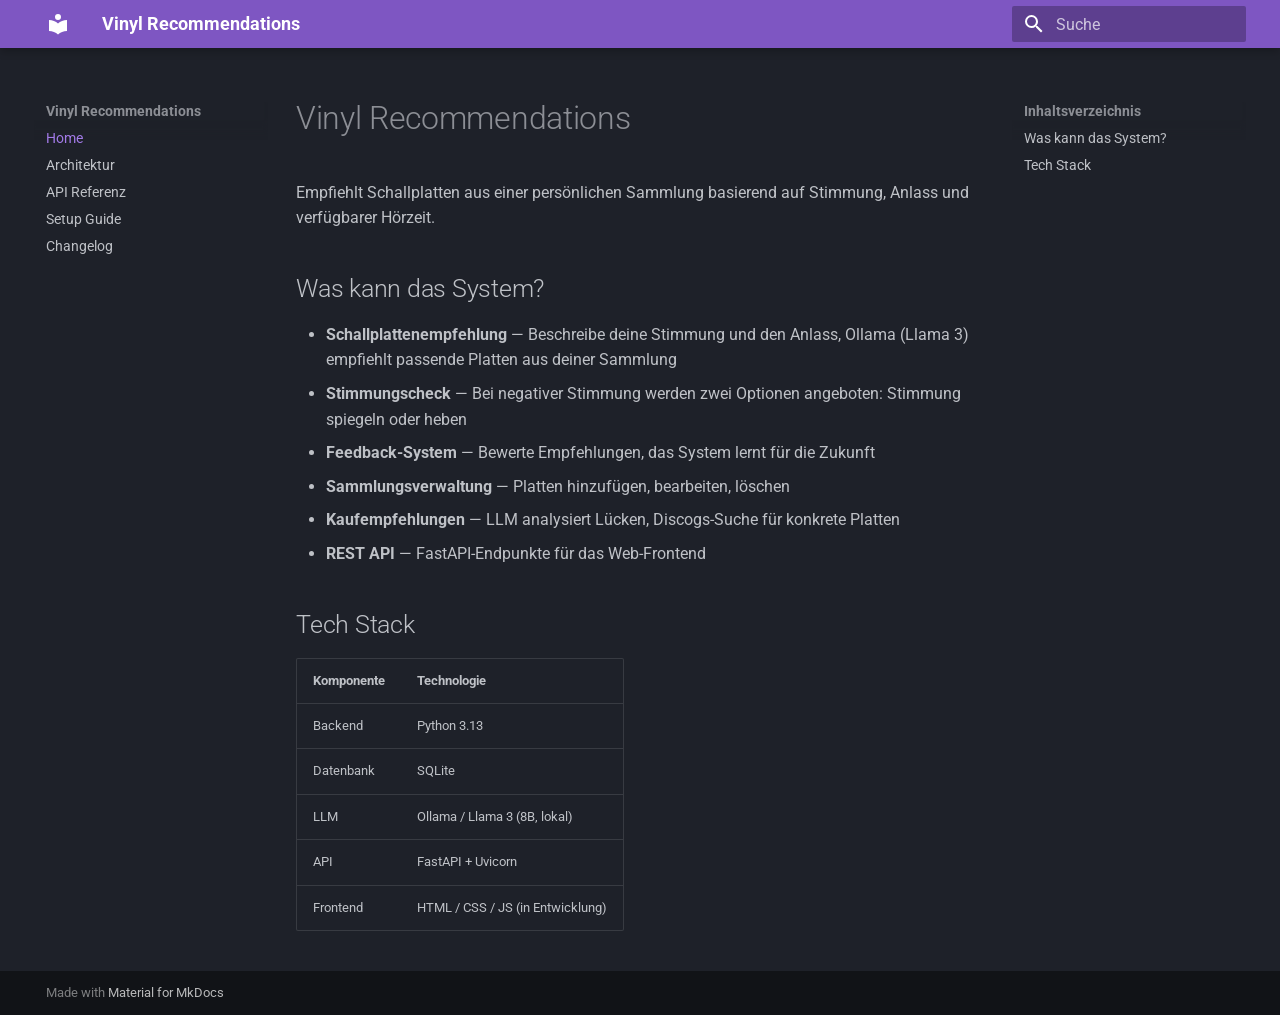
<file: index.html>
<!doctype html>
<html lang="de" class="no-js">
  <head>
    
      <meta charset="utf-8">
      <meta name="viewport" content="width=device-width,initial-scale=1">
      
        <meta name="description" content="Schallplattenempfehlung basierend auf Stimmung, Anlass und Hörzeit">
      
      
        <meta name="author" content="Noah Rolli">
      
      
      
      
        <link rel="next" href="architecture/">
      
      
        
      
      
      <link rel="icon" href="assets/images/favicon.png">
      <meta name="generator" content="mkdocs-1.6.1, mkdocs-material-9.7.6">
    
    
      
        <title>Vinyl Recommendations</title>
      
    
    
      <link rel="stylesheet" href="assets/stylesheets/main.484c7ddc.min.css">
      
        
        <link rel="stylesheet" href="assets/stylesheets/palette.ab4e12ef.min.css">
      
      


    
    
      
    
    
      
        
        
        <link rel="preconnect" href="https://fonts.gstatic.com" crossorigin>
        <link rel="stylesheet" href="https://fonts.googleapis.com/css?family=Roboto:300,300i,400,400i,700,700i%7CRoboto+Mono:400,400i,700,700i&display=fallback">
        <style>:root{--md-text-font:"Roboto";--md-code-font:"Roboto Mono"}</style>
      
    
    
    <script>__md_scope=new URL(".",location),__md_hash=e=>[...e].reduce(((e,_)=>(e<<5)-e+_.charCodeAt(0)),0),__md_get=(e,_=localStorage,t=__md_scope)=>JSON.parse(_.getItem(t.pathname+"."+e)),__md_set=(e,_,t=localStorage,a=__md_scope)=>{try{t.setItem(a.pathname+"."+e,JSON.stringify(_))}catch(e){}}</script>
    
      

    
    
  </head>
  
  
    
    
    
    
    
    <body dir="ltr" data-md-color-scheme="slate" data-md-color-primary="deep-purple" data-md-color-accent="amber">
  
    
    <input class="md-toggle" data-md-toggle="drawer" type="checkbox" id="__drawer" autocomplete="off">
    <input class="md-toggle" data-md-toggle="search" type="checkbox" id="__search" autocomplete="off">
    <label class="md-overlay" for="__drawer"></label>
    <div data-md-component="skip">
      
        
        <a href="#vinyl-recommendations" class="md-skip">
          Zum Inhalt
        </a>
      
    </div>
    <div data-md-component="announce">
      
    </div>
    
    
      

  

<header class="md-header md-header--shadow" data-md-component="header">
  <nav class="md-header__inner md-grid" aria-label="Kopfzeile">
    <a href="." title="Vinyl Recommendations" class="md-header__button md-logo" aria-label="Vinyl Recommendations" data-md-component="logo">
      
  
  <svg xmlns="http://www.w3.org/2000/svg" viewBox="0 0 24 24"><path d="M12 8a3 3 0 0 0 3-3 3 3 0 0 0-3-3 3 3 0 0 0-3 3 3 3 0 0 0 3 3m0 3.54C9.64 9.35 6.5 8 3 8v11c3.5 0 6.64 1.35 9 3.54 2.36-2.19 5.5-3.54 9-3.54V8c-3.5 0-6.64 1.35-9 3.54"/></svg>

    </a>
    <label class="md-header__button md-icon" for="__drawer">
      
      <svg xmlns="http://www.w3.org/2000/svg" viewBox="0 0 24 24"><path d="M3 6h18v2H3zm0 5h18v2H3zm0 5h18v2H3z"/></svg>
    </label>
    <div class="md-header__title" data-md-component="header-title">
      <div class="md-header__ellipsis">
        <div class="md-header__topic">
          <span class="md-ellipsis">
            Vinyl Recommendations
          </span>
        </div>
        <div class="md-header__topic" data-md-component="header-topic">
          <span class="md-ellipsis">
            
              Home
            
          </span>
        </div>
      </div>
    </div>
    
      
    
    
    
    
      
      
        <label class="md-header__button md-icon" for="__search">
          
          <svg xmlns="http://www.w3.org/2000/svg" viewBox="0 0 24 24"><path d="M9.5 3A6.5 6.5 0 0 1 16 9.5c0 1.61-.59 3.09-1.56 4.23l.27.27h.79l5 5-1.5 1.5-5-5v-.79l-.27-.27A6.52 6.52 0 0 1 9.5 16 6.5 6.5 0 0 1 3 9.5 6.5 6.5 0 0 1 9.5 3m0 2C7 5 5 7 5 9.5S7 14 9.5 14 14 12 14 9.5 12 5 9.5 5"/></svg>
        </label>
        <div class="md-search" data-md-component="search" role="dialog">
  <label class="md-search__overlay" for="__search"></label>
  <div class="md-search__inner" role="search">
    <form class="md-search__form" name="search">
      <input type="text" class="md-search__input" name="query" aria-label="Suche" placeholder="Suche" autocapitalize="off" autocorrect="off" autocomplete="off" spellcheck="false" data-md-component="search-query" required>
      <label class="md-search__icon md-icon" for="__search">
        
        <svg xmlns="http://www.w3.org/2000/svg" viewBox="0 0 24 24"><path d="M9.5 3A6.5 6.5 0 0 1 16 9.5c0 1.61-.59 3.09-1.56 4.23l.27.27h.79l5 5-1.5 1.5-5-5v-.79l-.27-.27A6.52 6.52 0 0 1 9.5 16 6.5 6.5 0 0 1 3 9.5 6.5 6.5 0 0 1 9.5 3m0 2C7 5 5 7 5 9.5S7 14 9.5 14 14 12 14 9.5 12 5 9.5 5"/></svg>
        
        <svg xmlns="http://www.w3.org/2000/svg" viewBox="0 0 24 24"><path d="M20 11v2H8l5.5 5.5-1.42 1.42L4.16 12l7.92-7.92L13.5 5.5 8 11z"/></svg>
      </label>
      <nav class="md-search__options" aria-label="Suche">
        
        <button type="reset" class="md-search__icon md-icon" title="Zurücksetzen" aria-label="Zurücksetzen" tabindex="-1">
          
          <svg xmlns="http://www.w3.org/2000/svg" viewBox="0 0 24 24"><path d="M19 6.41 17.59 5 12 10.59 6.41 5 5 6.41 10.59 12 5 17.59 6.41 19 12 13.41 17.59 19 19 17.59 13.41 12z"/></svg>
        </button>
      </nav>
      
    </form>
    <div class="md-search__output">
      <div class="md-search__scrollwrap" tabindex="0" data-md-scrollfix>
        <div class="md-search-result" data-md-component="search-result">
          <div class="md-search-result__meta">
            Suche wird initialisiert
          </div>
          <ol class="md-search-result__list" role="presentation"></ol>
        </div>
      </div>
    </div>
  </div>
</div>
      
    
    
  </nav>
  
</header>
    
    <div class="md-container" data-md-component="container">
      
      
        
          
        
      
      <main class="md-main" data-md-component="main">
        <div class="md-main__inner md-grid">
          
            
              
              <div class="md-sidebar md-sidebar--primary" data-md-component="sidebar" data-md-type="navigation" >
                <div class="md-sidebar__scrollwrap">
                  <div class="md-sidebar__inner">
                    



<nav class="md-nav md-nav--primary" aria-label="Navigation" data-md-level="0">
  <label class="md-nav__title" for="__drawer">
    <a href="." title="Vinyl Recommendations" class="md-nav__button md-logo" aria-label="Vinyl Recommendations" data-md-component="logo">
      
  
  <svg xmlns="http://www.w3.org/2000/svg" viewBox="0 0 24 24"><path d="M12 8a3 3 0 0 0 3-3 3 3 0 0 0-3-3 3 3 0 0 0-3 3 3 3 0 0 0 3 3m0 3.54C9.64 9.35 6.5 8 3 8v11c3.5 0 6.64 1.35 9 3.54 2.36-2.19 5.5-3.54 9-3.54V8c-3.5 0-6.64 1.35-9 3.54"/></svg>

    </a>
    Vinyl Recommendations
  </label>
  
  <ul class="md-nav__list" data-md-scrollfix>
    
      
      
  
  
    
  
  
  
    <li class="md-nav__item md-nav__item--active">
      
      <input class="md-nav__toggle md-toggle" type="checkbox" id="__toc">
      
      
        
      
      
        <label class="md-nav__link md-nav__link--active" for="__toc">
          
  
  
  <span class="md-ellipsis">
    
  
    Home
  

    
  </span>
  
  

          <span class="md-nav__icon md-icon"></span>
        </label>
      
      <a href="." class="md-nav__link md-nav__link--active">
        
  
  
  <span class="md-ellipsis">
    
  
    Home
  

    
  </span>
  
  

      </a>
      
        

<nav class="md-nav md-nav--secondary" aria-label="Inhaltsverzeichnis">
  
  
  
    
  
  
    <label class="md-nav__title" for="__toc">
      <span class="md-nav__icon md-icon"></span>
      Inhaltsverzeichnis
    </label>
    <ul class="md-nav__list" data-md-component="toc" data-md-scrollfix>
      
        <li class="md-nav__item">
  <a href="#was-kann-das-system" class="md-nav__link">
    <span class="md-ellipsis">
      
        Was kann das System?
      
    </span>
  </a>
  
</li>
      
        <li class="md-nav__item">
  <a href="#tech-stack" class="md-nav__link">
    <span class="md-ellipsis">
      
        Tech Stack
      
    </span>
  </a>
  
</li>
      
    </ul>
  
</nav>
      
    </li>
  

    
      
      
  
  
  
  
    <li class="md-nav__item">
      <a href="architecture/" class="md-nav__link">
        
  
  
  <span class="md-ellipsis">
    
  
    Architektur
  

    
  </span>
  
  

      </a>
    </li>
  

    
      
      
  
  
  
  
    <li class="md-nav__item">
      <a href="api/" class="md-nav__link">
        
  
  
  <span class="md-ellipsis">
    
  
    API Referenz
  

    
  </span>
  
  

      </a>
    </li>
  

    
      
      
  
  
  
  
    <li class="md-nav__item">
      <a href="setup/" class="md-nav__link">
        
  
  
  <span class="md-ellipsis">
    
  
    Setup Guide
  

    
  </span>
  
  

      </a>
    </li>
  

    
      
      
  
  
  
  
    <li class="md-nav__item">
      <a href="changelog/" class="md-nav__link">
        
  
  
  <span class="md-ellipsis">
    
  
    Changelog
  

    
  </span>
  
  

      </a>
    </li>
  

    
  </ul>
</nav>
                  </div>
                </div>
              </div>
            
            
              
              <div class="md-sidebar md-sidebar--secondary" data-md-component="sidebar" data-md-type="toc" >
                <div class="md-sidebar__scrollwrap">
                  <div class="md-sidebar__inner">
                    

<nav class="md-nav md-nav--secondary" aria-label="Inhaltsverzeichnis">
  
  
  
    
  
  
    <label class="md-nav__title" for="__toc">
      <span class="md-nav__icon md-icon"></span>
      Inhaltsverzeichnis
    </label>
    <ul class="md-nav__list" data-md-component="toc" data-md-scrollfix>
      
        <li class="md-nav__item">
  <a href="#was-kann-das-system" class="md-nav__link">
    <span class="md-ellipsis">
      
        Was kann das System?
      
    </span>
  </a>
  
</li>
      
        <li class="md-nav__item">
  <a href="#tech-stack" class="md-nav__link">
    <span class="md-ellipsis">
      
        Tech Stack
      
    </span>
  </a>
  
</li>
      
    </ul>
  
</nav>
                  </div>
                </div>
              </div>
            
          
          
            <div class="md-content" data-md-component="content">
              
              <article class="md-content__inner md-typeset">
                
                  



<h1 id="vinyl-recommendations">Vinyl Recommendations</h1>
<p>Empfiehlt Schallplatten aus einer persönlichen Sammlung basierend auf 
Stimmung, Anlass und verfügbarer Hörzeit.</p>
<h2 id="was-kann-das-system">Was kann das System?</h2>
<ul>
<li><strong>Schallplattenempfehlung</strong> — Beschreibe deine Stimmung und den Anlass, 
  Ollama (Llama 3) empfiehlt passende Platten aus deiner Sammlung</li>
<li><strong>Stimmungscheck</strong> — Bei negativer Stimmung werden zwei Optionen angeboten: 
  Stimmung spiegeln oder heben</li>
<li><strong>Feedback-System</strong> — Bewerte Empfehlungen, das System lernt für die Zukunft</li>
<li><strong>Sammlungsverwaltung</strong> — Platten hinzufügen, bearbeiten, löschen</li>
<li><strong>Kaufempfehlungen</strong> — LLM analysiert Lücken, Discogs-Suche für konkrete Platten</li>
<li><strong>REST API</strong> — FastAPI-Endpunkte für das Web-Frontend</li>
</ul>
<h2 id="tech-stack">Tech Stack</h2>
<table>
<thead>
<tr>
<th>Komponente</th>
<th>Technologie</th>
</tr>
</thead>
<tbody>
<tr>
<td>Backend</td>
<td>Python 3.13</td>
</tr>
<tr>
<td>Datenbank</td>
<td>SQLite</td>
</tr>
<tr>
<td>LLM</td>
<td>Ollama / Llama 3 (8B, lokal)</td>
</tr>
<tr>
<td>API</td>
<td>FastAPI + Uvicorn</td>
</tr>
<tr>
<td>Frontend</td>
<td>HTML / CSS / JS (in Entwicklung)</td>
</tr>
</tbody>
</table>












                
              </article>
            </div>
          
          
<script>var target=document.getElementById(location.hash.slice(1));target&&target.name&&(target.checked=target.name.startsWith("__tabbed_"))</script>
        </div>
        
      </main>
      
        <footer class="md-footer">
  
  <div class="md-footer-meta md-typeset">
    <div class="md-footer-meta__inner md-grid">
      <div class="md-copyright">
  
  
    Made with
    <a href="https://squidfunk.github.io/mkdocs-material/" target="_blank" rel="noopener">
      Material for MkDocs
    </a>
  
</div>
      
    </div>
  </div>
</footer>
      
    </div>
    <div class="md-dialog" data-md-component="dialog">
      <div class="md-dialog__inner md-typeset"></div>
    </div>
    
    
    
      
      
      <script id="__config" type="application/json">{"annotate": null, "base": ".", "features": ["navigation.sections", "content.code.copy"], "search": "assets/javascripts/workers/search.2c215733.min.js", "tags": null, "translations": {"clipboard.copied": "In Zwischenablage kopiert", "clipboard.copy": "In Zwischenablage kopieren", "search.result.more.one": "1 weiteres Suchergebnis auf dieser Seite", "search.result.more.other": "# weitere Suchergebnisse auf dieser Seite", "search.result.none": "Keine Suchergebnisse", "search.result.one": "1 Suchergebnis", "search.result.other": "# Suchergebnisse", "search.result.placeholder": "Suchbegriff eingeben", "search.result.term.missing": "Es fehlt", "select.version": "Version ausw\u00e4hlen"}, "version": null}</script>
    
    
      <script src="assets/javascripts/bundle.79ae519e.min.js"></script>
      
    
  </body>
</html>
</file>
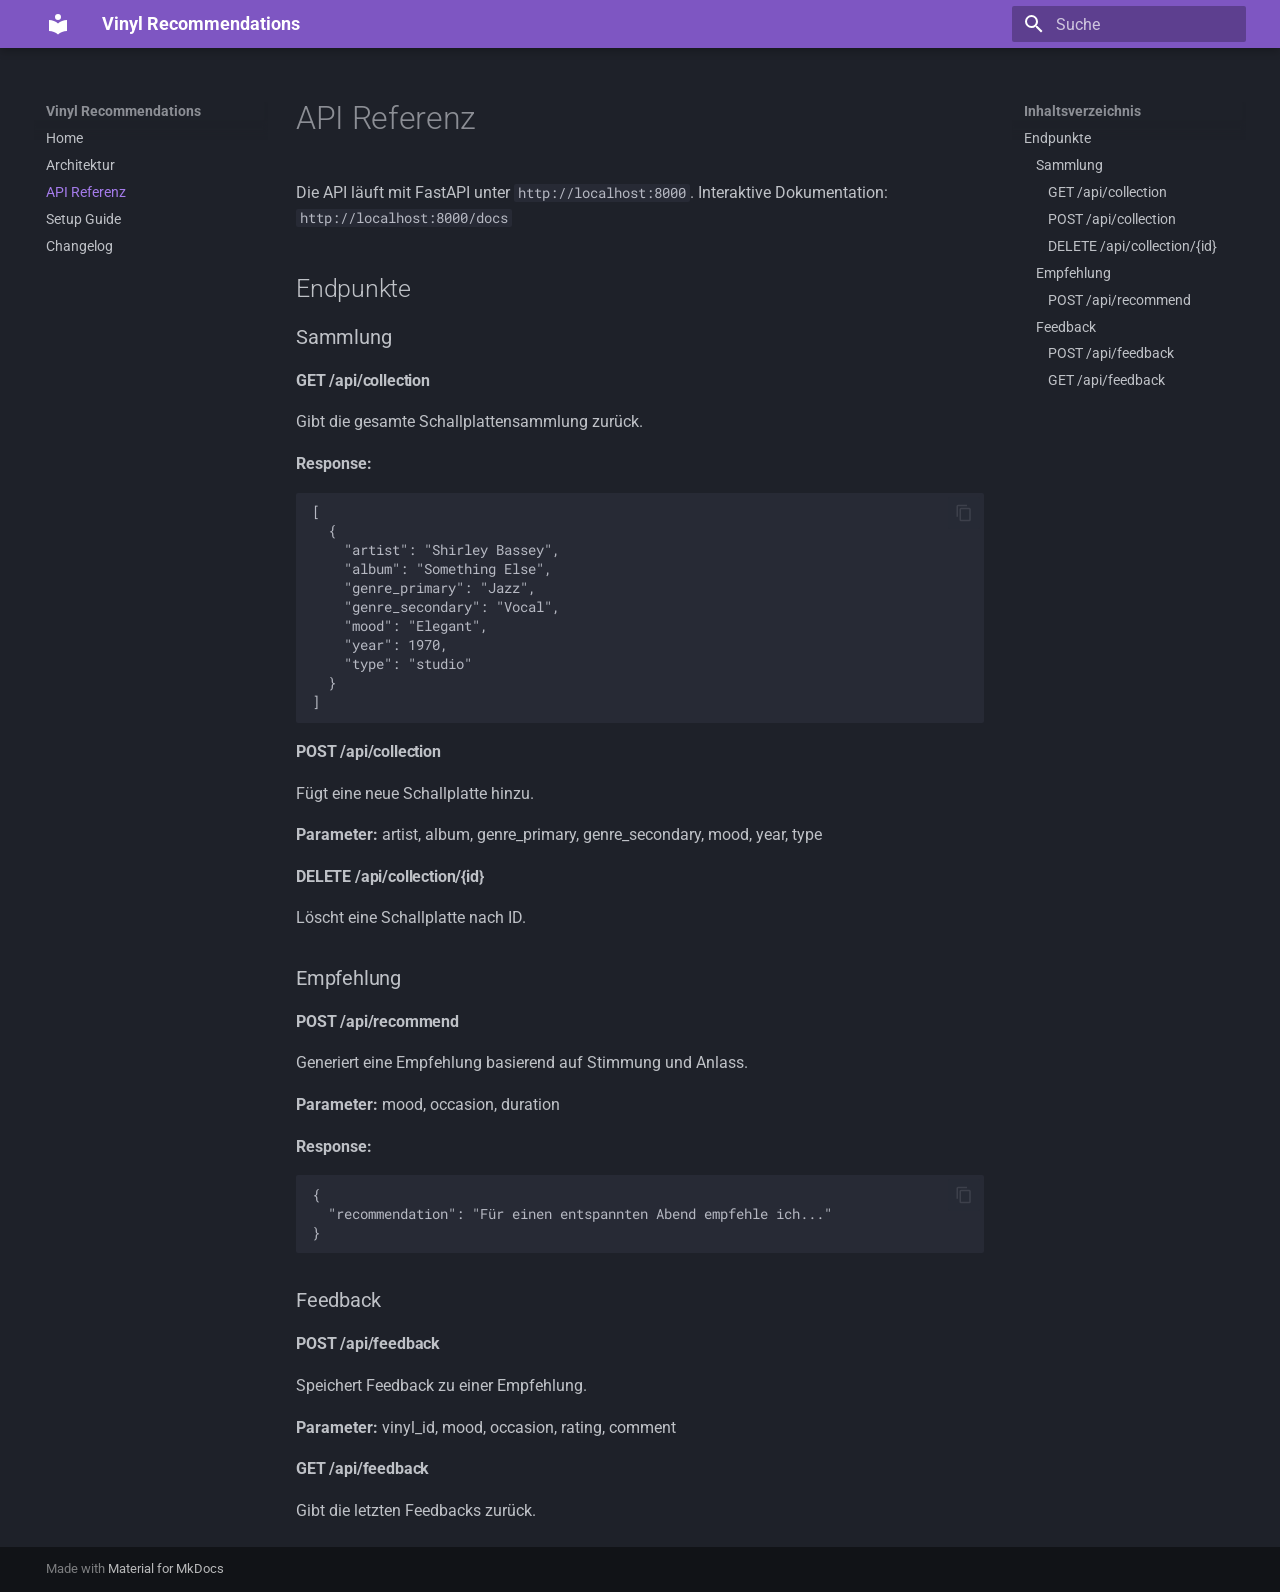
<file: api/index.html>
<!doctype html>
<html lang="de" class="no-js">
  <head>
    
      <meta charset="utf-8">
      <meta name="viewport" content="width=device-width,initial-scale=1">
      
        <meta name="description" content="Schallplattenempfehlung basierend auf Stimmung, Anlass und Hörzeit">
      
      
        <meta name="author" content="Noah Rolli">
      
      
      
        <link rel="prev" href="../architecture/">
      
      
        <link rel="next" href="../setup/">
      
      
        
      
      
      <link rel="icon" href="../assets/images/favicon.png">
      <meta name="generator" content="mkdocs-1.6.1, mkdocs-material-9.7.6">
    
    
      
        <title>API Referenz - Vinyl Recommendations</title>
      
    
    
      <link rel="stylesheet" href="../assets/stylesheets/main.484c7ddc.min.css">
      
        
        <link rel="stylesheet" href="../assets/stylesheets/palette.ab4e12ef.min.css">
      
      


    
    
      
    
    
      
        
        
        <link rel="preconnect" href="https://fonts.gstatic.com" crossorigin>
        <link rel="stylesheet" href="https://fonts.googleapis.com/css?family=Roboto:300,300i,400,400i,700,700i%7CRoboto+Mono:400,400i,700,700i&display=fallback">
        <style>:root{--md-text-font:"Roboto";--md-code-font:"Roboto Mono"}</style>
      
    
    
    <script>__md_scope=new URL("..",location),__md_hash=e=>[...e].reduce(((e,_)=>(e<<5)-e+_.charCodeAt(0)),0),__md_get=(e,_=localStorage,t=__md_scope)=>JSON.parse(_.getItem(t.pathname+"."+e)),__md_set=(e,_,t=localStorage,a=__md_scope)=>{try{t.setItem(a.pathname+"."+e,JSON.stringify(_))}catch(e){}}</script>
    
      

    
    
  </head>
  
  
    
    
    
    
    
    <body dir="ltr" data-md-color-scheme="slate" data-md-color-primary="deep-purple" data-md-color-accent="amber">
  
    
    <input class="md-toggle" data-md-toggle="drawer" type="checkbox" id="__drawer" autocomplete="off">
    <input class="md-toggle" data-md-toggle="search" type="checkbox" id="__search" autocomplete="off">
    <label class="md-overlay" for="__drawer"></label>
    <div data-md-component="skip">
      
        
        <a href="#api-referenz" class="md-skip">
          Zum Inhalt
        </a>
      
    </div>
    <div data-md-component="announce">
      
    </div>
    
    
      

  

<header class="md-header md-header--shadow" data-md-component="header">
  <nav class="md-header__inner md-grid" aria-label="Kopfzeile">
    <a href=".." title="Vinyl Recommendations" class="md-header__button md-logo" aria-label="Vinyl Recommendations" data-md-component="logo">
      
  
  <svg xmlns="http://www.w3.org/2000/svg" viewBox="0 0 24 24"><path d="M12 8a3 3 0 0 0 3-3 3 3 0 0 0-3-3 3 3 0 0 0-3 3 3 3 0 0 0 3 3m0 3.54C9.64 9.35 6.5 8 3 8v11c3.5 0 6.64 1.35 9 3.54 2.36-2.19 5.5-3.54 9-3.54V8c-3.5 0-6.64 1.35-9 3.54"/></svg>

    </a>
    <label class="md-header__button md-icon" for="__drawer">
      
      <svg xmlns="http://www.w3.org/2000/svg" viewBox="0 0 24 24"><path d="M3 6h18v2H3zm0 5h18v2H3zm0 5h18v2H3z"/></svg>
    </label>
    <div class="md-header__title" data-md-component="header-title">
      <div class="md-header__ellipsis">
        <div class="md-header__topic">
          <span class="md-ellipsis">
            Vinyl Recommendations
          </span>
        </div>
        <div class="md-header__topic" data-md-component="header-topic">
          <span class="md-ellipsis">
            
              API Referenz
            
          </span>
        </div>
      </div>
    </div>
    
      
    
    
    
    
      
      
        <label class="md-header__button md-icon" for="__search">
          
          <svg xmlns="http://www.w3.org/2000/svg" viewBox="0 0 24 24"><path d="M9.5 3A6.5 6.5 0 0 1 16 9.5c0 1.61-.59 3.09-1.56 4.23l.27.27h.79l5 5-1.5 1.5-5-5v-.79l-.27-.27A6.52 6.52 0 0 1 9.5 16 6.5 6.5 0 0 1 3 9.5 6.5 6.5 0 0 1 9.5 3m0 2C7 5 5 7 5 9.5S7 14 9.5 14 14 12 14 9.5 12 5 9.5 5"/></svg>
        </label>
        <div class="md-search" data-md-component="search" role="dialog">
  <label class="md-search__overlay" for="__search"></label>
  <div class="md-search__inner" role="search">
    <form class="md-search__form" name="search">
      <input type="text" class="md-search__input" name="query" aria-label="Suche" placeholder="Suche" autocapitalize="off" autocorrect="off" autocomplete="off" spellcheck="false" data-md-component="search-query" required>
      <label class="md-search__icon md-icon" for="__search">
        
        <svg xmlns="http://www.w3.org/2000/svg" viewBox="0 0 24 24"><path d="M9.5 3A6.5 6.5 0 0 1 16 9.5c0 1.61-.59 3.09-1.56 4.23l.27.27h.79l5 5-1.5 1.5-5-5v-.79l-.27-.27A6.52 6.52 0 0 1 9.5 16 6.5 6.5 0 0 1 3 9.5 6.5 6.5 0 0 1 9.5 3m0 2C7 5 5 7 5 9.5S7 14 9.5 14 14 12 14 9.5 12 5 9.5 5"/></svg>
        
        <svg xmlns="http://www.w3.org/2000/svg" viewBox="0 0 24 24"><path d="M20 11v2H8l5.5 5.5-1.42 1.42L4.16 12l7.92-7.92L13.5 5.5 8 11z"/></svg>
      </label>
      <nav class="md-search__options" aria-label="Suche">
        
        <button type="reset" class="md-search__icon md-icon" title="Zurücksetzen" aria-label="Zurücksetzen" tabindex="-1">
          
          <svg xmlns="http://www.w3.org/2000/svg" viewBox="0 0 24 24"><path d="M19 6.41 17.59 5 12 10.59 6.41 5 5 6.41 10.59 12 5 17.59 6.41 19 12 13.41 17.59 19 19 17.59 13.41 12z"/></svg>
        </button>
      </nav>
      
    </form>
    <div class="md-search__output">
      <div class="md-search__scrollwrap" tabindex="0" data-md-scrollfix>
        <div class="md-search-result" data-md-component="search-result">
          <div class="md-search-result__meta">
            Suche wird initialisiert
          </div>
          <ol class="md-search-result__list" role="presentation"></ol>
        </div>
      </div>
    </div>
  </div>
</div>
      
    
    
  </nav>
  
</header>
    
    <div class="md-container" data-md-component="container">
      
      
        
          
        
      
      <main class="md-main" data-md-component="main">
        <div class="md-main__inner md-grid">
          
            
              
              <div class="md-sidebar md-sidebar--primary" data-md-component="sidebar" data-md-type="navigation" >
                <div class="md-sidebar__scrollwrap">
                  <div class="md-sidebar__inner">
                    



<nav class="md-nav md-nav--primary" aria-label="Navigation" data-md-level="0">
  <label class="md-nav__title" for="__drawer">
    <a href=".." title="Vinyl Recommendations" class="md-nav__button md-logo" aria-label="Vinyl Recommendations" data-md-component="logo">
      
  
  <svg xmlns="http://www.w3.org/2000/svg" viewBox="0 0 24 24"><path d="M12 8a3 3 0 0 0 3-3 3 3 0 0 0-3-3 3 3 0 0 0-3 3 3 3 0 0 0 3 3m0 3.54C9.64 9.35 6.5 8 3 8v11c3.5 0 6.64 1.35 9 3.54 2.36-2.19 5.5-3.54 9-3.54V8c-3.5 0-6.64 1.35-9 3.54"/></svg>

    </a>
    Vinyl Recommendations
  </label>
  
  <ul class="md-nav__list" data-md-scrollfix>
    
      
      
  
  
  
  
    <li class="md-nav__item">
      <a href=".." class="md-nav__link">
        
  
  
  <span class="md-ellipsis">
    
  
    Home
  

    
  </span>
  
  

      </a>
    </li>
  

    
      
      
  
  
  
  
    <li class="md-nav__item">
      <a href="../architecture/" class="md-nav__link">
        
  
  
  <span class="md-ellipsis">
    
  
    Architektur
  

    
  </span>
  
  

      </a>
    </li>
  

    
      
      
  
  
    
  
  
  
    <li class="md-nav__item md-nav__item--active">
      
      <input class="md-nav__toggle md-toggle" type="checkbox" id="__toc">
      
      
        
      
      
        <label class="md-nav__link md-nav__link--active" for="__toc">
          
  
  
  <span class="md-ellipsis">
    
  
    API Referenz
  

    
  </span>
  
  

          <span class="md-nav__icon md-icon"></span>
        </label>
      
      <a href="./" class="md-nav__link md-nav__link--active">
        
  
  
  <span class="md-ellipsis">
    
  
    API Referenz
  

    
  </span>
  
  

      </a>
      
        

<nav class="md-nav md-nav--secondary" aria-label="Inhaltsverzeichnis">
  
  
  
    
  
  
    <label class="md-nav__title" for="__toc">
      <span class="md-nav__icon md-icon"></span>
      Inhaltsverzeichnis
    </label>
    <ul class="md-nav__list" data-md-component="toc" data-md-scrollfix>
      
        <li class="md-nav__item">
  <a href="#endpunkte" class="md-nav__link">
    <span class="md-ellipsis">
      
        Endpunkte
      
    </span>
  </a>
  
    <nav class="md-nav" aria-label="Endpunkte">
      <ul class="md-nav__list">
        
          <li class="md-nav__item">
  <a href="#sammlung" class="md-nav__link">
    <span class="md-ellipsis">
      
        Sammlung
      
    </span>
  </a>
  
    <nav class="md-nav" aria-label="Sammlung">
      <ul class="md-nav__list">
        
          <li class="md-nav__item">
  <a href="#get-apicollection" class="md-nav__link">
    <span class="md-ellipsis">
      
        GET /api/collection
      
    </span>
  </a>
  
</li>
        
          <li class="md-nav__item">
  <a href="#post-apicollection" class="md-nav__link">
    <span class="md-ellipsis">
      
        POST /api/collection
      
    </span>
  </a>
  
</li>
        
          <li class="md-nav__item">
  <a href="#delete-apicollectionid" class="md-nav__link">
    <span class="md-ellipsis">
      
        DELETE /api/collection/{id}
      
    </span>
  </a>
  
</li>
        
      </ul>
    </nav>
  
</li>
        
          <li class="md-nav__item">
  <a href="#empfehlung" class="md-nav__link">
    <span class="md-ellipsis">
      
        Empfehlung
      
    </span>
  </a>
  
    <nav class="md-nav" aria-label="Empfehlung">
      <ul class="md-nav__list">
        
          <li class="md-nav__item">
  <a href="#post-apirecommend" class="md-nav__link">
    <span class="md-ellipsis">
      
        POST /api/recommend
      
    </span>
  </a>
  
</li>
        
      </ul>
    </nav>
  
</li>
        
          <li class="md-nav__item">
  <a href="#feedback" class="md-nav__link">
    <span class="md-ellipsis">
      
        Feedback
      
    </span>
  </a>
  
    <nav class="md-nav" aria-label="Feedback">
      <ul class="md-nav__list">
        
          <li class="md-nav__item">
  <a href="#post-apifeedback" class="md-nav__link">
    <span class="md-ellipsis">
      
        POST /api/feedback
      
    </span>
  </a>
  
</li>
        
          <li class="md-nav__item">
  <a href="#get-apifeedback" class="md-nav__link">
    <span class="md-ellipsis">
      
        GET /api/feedback
      
    </span>
  </a>
  
</li>
        
      </ul>
    </nav>
  
</li>
        
      </ul>
    </nav>
  
</li>
      
    </ul>
  
</nav>
      
    </li>
  

    
      
      
  
  
  
  
    <li class="md-nav__item">
      <a href="../setup/" class="md-nav__link">
        
  
  
  <span class="md-ellipsis">
    
  
    Setup Guide
  

    
  </span>
  
  

      </a>
    </li>
  

    
      
      
  
  
  
  
    <li class="md-nav__item">
      <a href="../changelog/" class="md-nav__link">
        
  
  
  <span class="md-ellipsis">
    
  
    Changelog
  

    
  </span>
  
  

      </a>
    </li>
  

    
  </ul>
</nav>
                  </div>
                </div>
              </div>
            
            
              
              <div class="md-sidebar md-sidebar--secondary" data-md-component="sidebar" data-md-type="toc" >
                <div class="md-sidebar__scrollwrap">
                  <div class="md-sidebar__inner">
                    

<nav class="md-nav md-nav--secondary" aria-label="Inhaltsverzeichnis">
  
  
  
    
  
  
    <label class="md-nav__title" for="__toc">
      <span class="md-nav__icon md-icon"></span>
      Inhaltsverzeichnis
    </label>
    <ul class="md-nav__list" data-md-component="toc" data-md-scrollfix>
      
        <li class="md-nav__item">
  <a href="#endpunkte" class="md-nav__link">
    <span class="md-ellipsis">
      
        Endpunkte
      
    </span>
  </a>
  
    <nav class="md-nav" aria-label="Endpunkte">
      <ul class="md-nav__list">
        
          <li class="md-nav__item">
  <a href="#sammlung" class="md-nav__link">
    <span class="md-ellipsis">
      
        Sammlung
      
    </span>
  </a>
  
    <nav class="md-nav" aria-label="Sammlung">
      <ul class="md-nav__list">
        
          <li class="md-nav__item">
  <a href="#get-apicollection" class="md-nav__link">
    <span class="md-ellipsis">
      
        GET /api/collection
      
    </span>
  </a>
  
</li>
        
          <li class="md-nav__item">
  <a href="#post-apicollection" class="md-nav__link">
    <span class="md-ellipsis">
      
        POST /api/collection
      
    </span>
  </a>
  
</li>
        
          <li class="md-nav__item">
  <a href="#delete-apicollectionid" class="md-nav__link">
    <span class="md-ellipsis">
      
        DELETE /api/collection/{id}
      
    </span>
  </a>
  
</li>
        
      </ul>
    </nav>
  
</li>
        
          <li class="md-nav__item">
  <a href="#empfehlung" class="md-nav__link">
    <span class="md-ellipsis">
      
        Empfehlung
      
    </span>
  </a>
  
    <nav class="md-nav" aria-label="Empfehlung">
      <ul class="md-nav__list">
        
          <li class="md-nav__item">
  <a href="#post-apirecommend" class="md-nav__link">
    <span class="md-ellipsis">
      
        POST /api/recommend
      
    </span>
  </a>
  
</li>
        
      </ul>
    </nav>
  
</li>
        
          <li class="md-nav__item">
  <a href="#feedback" class="md-nav__link">
    <span class="md-ellipsis">
      
        Feedback
      
    </span>
  </a>
  
    <nav class="md-nav" aria-label="Feedback">
      <ul class="md-nav__list">
        
          <li class="md-nav__item">
  <a href="#post-apifeedback" class="md-nav__link">
    <span class="md-ellipsis">
      
        POST /api/feedback
      
    </span>
  </a>
  
</li>
        
          <li class="md-nav__item">
  <a href="#get-apifeedback" class="md-nav__link">
    <span class="md-ellipsis">
      
        GET /api/feedback
      
    </span>
  </a>
  
</li>
        
      </ul>
    </nav>
  
</li>
        
      </ul>
    </nav>
  
</li>
      
    </ul>
  
</nav>
                  </div>
                </div>
              </div>
            
          
          
            <div class="md-content" data-md-component="content">
              
              <article class="md-content__inner md-typeset">
                
                  



<h1 id="api-referenz">API Referenz</h1>
<p>Die API läuft mit FastAPI unter <code>http://localhost:8000</code>.
Interaktive Dokumentation: <code>http://localhost:8000/docs</code></p>
<h2 id="endpunkte">Endpunkte</h2>
<h3 id="sammlung">Sammlung</h3>
<h4 id="get-apicollection">GET /api/collection</h4>
<p>Gibt die gesamte Schallplattensammlung zurück.</p>
<p><strong>Response:</strong></p>
<pre><code class="language-json">[
  {
    &quot;artist&quot;: &quot;Shirley Bassey&quot;,
    &quot;album&quot;: &quot;Something Else&quot;,
    &quot;genre_primary&quot;: &quot;Jazz&quot;,
    &quot;genre_secondary&quot;: &quot;Vocal&quot;,
    &quot;mood&quot;: &quot;Elegant&quot;,
    &quot;year&quot;: 1970,
    &quot;type&quot;: &quot;studio&quot;
  }
]
</code></pre>
<h4 id="post-apicollection">POST /api/collection</h4>
<p>Fügt eine neue Schallplatte hinzu.</p>
<p><strong>Parameter:</strong> artist, album, genre_primary, genre_secondary, mood, year, type</p>
<h4 id="delete-apicollectionid">DELETE /api/collection/{id}</h4>
<p>Löscht eine Schallplatte nach ID.</p>
<h3 id="empfehlung">Empfehlung</h3>
<h4 id="post-apirecommend">POST /api/recommend</h4>
<p>Generiert eine Empfehlung basierend auf Stimmung und Anlass.</p>
<p><strong>Parameter:</strong> mood, occasion, duration</p>
<p><strong>Response:</strong></p>
<pre><code class="language-json">{
  &quot;recommendation&quot;: &quot;Für einen entspannten Abend empfehle ich...&quot;
}
</code></pre>
<h3 id="feedback">Feedback</h3>
<h4 id="post-apifeedback">POST /api/feedback</h4>
<p>Speichert Feedback zu einer Empfehlung.</p>
<p><strong>Parameter:</strong> vinyl_id, mood, occasion, rating, comment</p>
<h4 id="get-apifeedback">GET /api/feedback</h4>
<p>Gibt die letzten Feedbacks zurück.</p>












                
              </article>
            </div>
          
          
<script>var target=document.getElementById(location.hash.slice(1));target&&target.name&&(target.checked=target.name.startsWith("__tabbed_"))</script>
        </div>
        
      </main>
      
        <footer class="md-footer">
  
  <div class="md-footer-meta md-typeset">
    <div class="md-footer-meta__inner md-grid">
      <div class="md-copyright">
  
  
    Made with
    <a href="https://squidfunk.github.io/mkdocs-material/" target="_blank" rel="noopener">
      Material for MkDocs
    </a>
  
</div>
      
    </div>
  </div>
</footer>
      
    </div>
    <div class="md-dialog" data-md-component="dialog">
      <div class="md-dialog__inner md-typeset"></div>
    </div>
    
    
    
      
      
      <script id="__config" type="application/json">{"annotate": null, "base": "..", "features": ["navigation.sections", "content.code.copy"], "search": "../assets/javascripts/workers/search.2c215733.min.js", "tags": null, "translations": {"clipboard.copied": "In Zwischenablage kopiert", "clipboard.copy": "In Zwischenablage kopieren", "search.result.more.one": "1 weiteres Suchergebnis auf dieser Seite", "search.result.more.other": "# weitere Suchergebnisse auf dieser Seite", "search.result.none": "Keine Suchergebnisse", "search.result.one": "1 Suchergebnis", "search.result.other": "# Suchergebnisse", "search.result.placeholder": "Suchbegriff eingeben", "search.result.term.missing": "Es fehlt", "select.version": "Version ausw\u00e4hlen"}, "version": null}</script>
    
    
      <script src="../assets/javascripts/bundle.79ae519e.min.js"></script>
      
    
  </body>
</html>
</file>
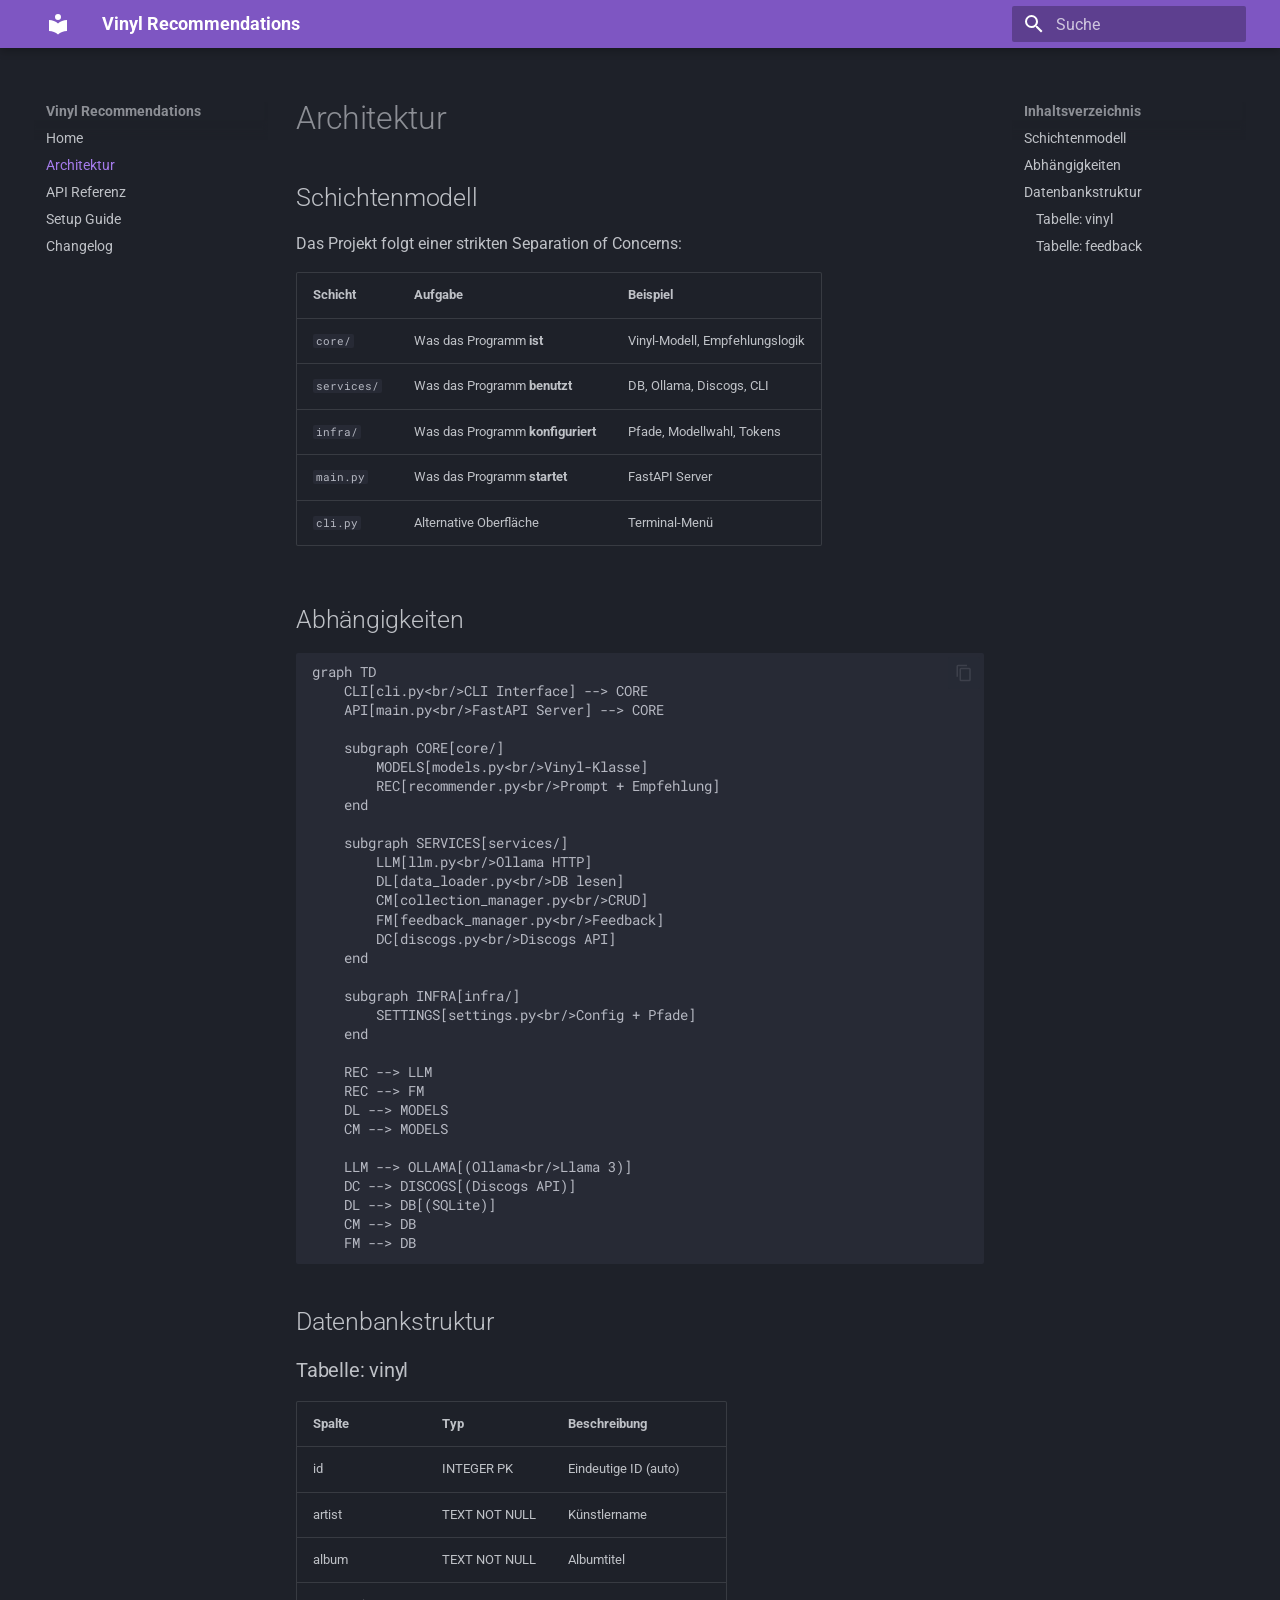
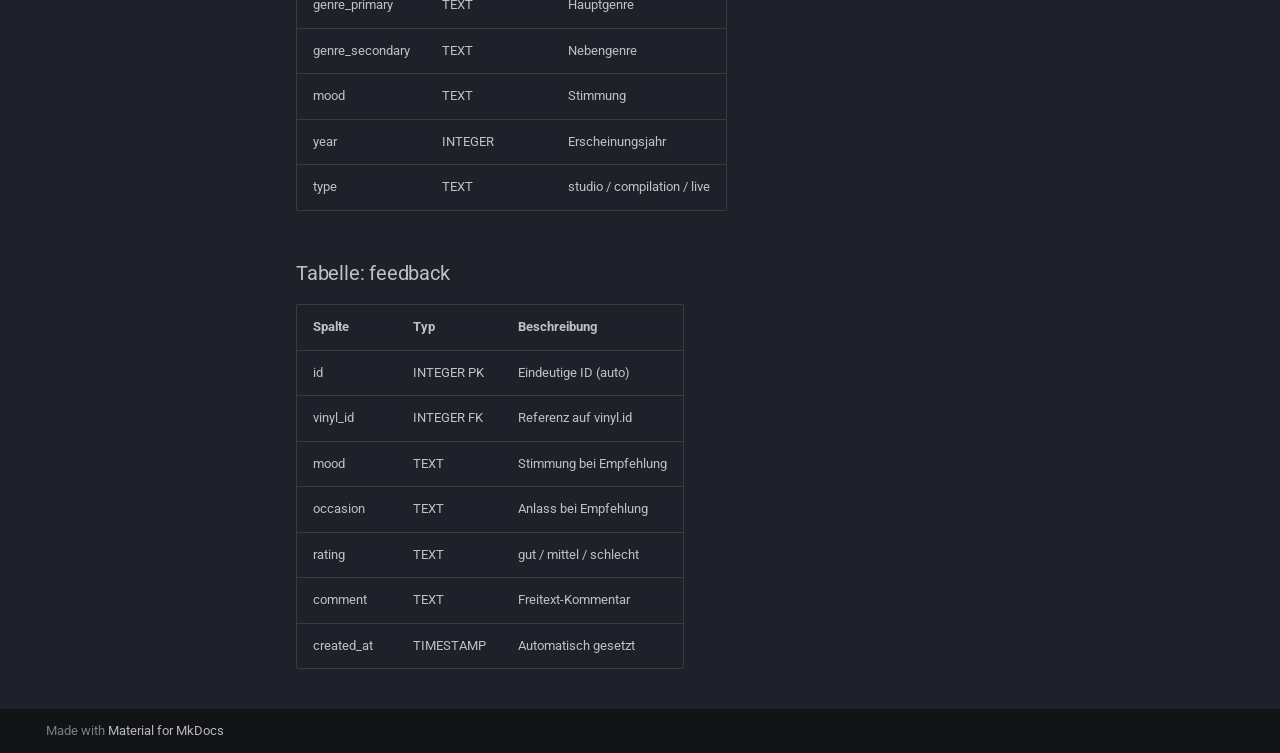
<file: architecture/index.html>
<!doctype html>
<html lang="de" class="no-js">
  <head>
    
      <meta charset="utf-8">
      <meta name="viewport" content="width=device-width,initial-scale=1">
      
        <meta name="description" content="Schallplattenempfehlung basierend auf Stimmung, Anlass und Hörzeit">
      
      
        <meta name="author" content="Noah Rolli">
      
      
      
        <link rel="prev" href="..">
      
      
        <link rel="next" href="../api/">
      
      
        
      
      
      <link rel="icon" href="../assets/images/favicon.png">
      <meta name="generator" content="mkdocs-1.6.1, mkdocs-material-9.7.6">
    
    
      
        <title>Architektur - Vinyl Recommendations</title>
      
    
    
      <link rel="stylesheet" href="../assets/stylesheets/main.484c7ddc.min.css">
      
        
        <link rel="stylesheet" href="../assets/stylesheets/palette.ab4e12ef.min.css">
      
      


    
    
      
    
    
      
        
        
        <link rel="preconnect" href="https://fonts.gstatic.com" crossorigin>
        <link rel="stylesheet" href="https://fonts.googleapis.com/css?family=Roboto:300,300i,400,400i,700,700i%7CRoboto+Mono:400,400i,700,700i&display=fallback">
        <style>:root{--md-text-font:"Roboto";--md-code-font:"Roboto Mono"}</style>
      
    
    
    <script>__md_scope=new URL("..",location),__md_hash=e=>[...e].reduce(((e,_)=>(e<<5)-e+_.charCodeAt(0)),0),__md_get=(e,_=localStorage,t=__md_scope)=>JSON.parse(_.getItem(t.pathname+"."+e)),__md_set=(e,_,t=localStorage,a=__md_scope)=>{try{t.setItem(a.pathname+"."+e,JSON.stringify(_))}catch(e){}}</script>
    
      

    
    
  </head>
  
  
    
    
    
    
    
    <body dir="ltr" data-md-color-scheme="slate" data-md-color-primary="deep-purple" data-md-color-accent="amber">
  
    
    <input class="md-toggle" data-md-toggle="drawer" type="checkbox" id="__drawer" autocomplete="off">
    <input class="md-toggle" data-md-toggle="search" type="checkbox" id="__search" autocomplete="off">
    <label class="md-overlay" for="__drawer"></label>
    <div data-md-component="skip">
      
        
        <a href="#architektur" class="md-skip">
          Zum Inhalt
        </a>
      
    </div>
    <div data-md-component="announce">
      
    </div>
    
    
      

  

<header class="md-header md-header--shadow" data-md-component="header">
  <nav class="md-header__inner md-grid" aria-label="Kopfzeile">
    <a href=".." title="Vinyl Recommendations" class="md-header__button md-logo" aria-label="Vinyl Recommendations" data-md-component="logo">
      
  
  <svg xmlns="http://www.w3.org/2000/svg" viewBox="0 0 24 24"><path d="M12 8a3 3 0 0 0 3-3 3 3 0 0 0-3-3 3 3 0 0 0-3 3 3 3 0 0 0 3 3m0 3.54C9.64 9.35 6.5 8 3 8v11c3.5 0 6.64 1.35 9 3.54 2.36-2.19 5.5-3.54 9-3.54V8c-3.5 0-6.64 1.35-9 3.54"/></svg>

    </a>
    <label class="md-header__button md-icon" for="__drawer">
      
      <svg xmlns="http://www.w3.org/2000/svg" viewBox="0 0 24 24"><path d="M3 6h18v2H3zm0 5h18v2H3zm0 5h18v2H3z"/></svg>
    </label>
    <div class="md-header__title" data-md-component="header-title">
      <div class="md-header__ellipsis">
        <div class="md-header__topic">
          <span class="md-ellipsis">
            Vinyl Recommendations
          </span>
        </div>
        <div class="md-header__topic" data-md-component="header-topic">
          <span class="md-ellipsis">
            
              Architektur
            
          </span>
        </div>
      </div>
    </div>
    
      
    
    
    
    
      
      
        <label class="md-header__button md-icon" for="__search">
          
          <svg xmlns="http://www.w3.org/2000/svg" viewBox="0 0 24 24"><path d="M9.5 3A6.5 6.5 0 0 1 16 9.5c0 1.61-.59 3.09-1.56 4.23l.27.27h.79l5 5-1.5 1.5-5-5v-.79l-.27-.27A6.52 6.52 0 0 1 9.5 16 6.5 6.5 0 0 1 3 9.5 6.5 6.5 0 0 1 9.5 3m0 2C7 5 5 7 5 9.5S7 14 9.5 14 14 12 14 9.5 12 5 9.5 5"/></svg>
        </label>
        <div class="md-search" data-md-component="search" role="dialog">
  <label class="md-search__overlay" for="__search"></label>
  <div class="md-search__inner" role="search">
    <form class="md-search__form" name="search">
      <input type="text" class="md-search__input" name="query" aria-label="Suche" placeholder="Suche" autocapitalize="off" autocorrect="off" autocomplete="off" spellcheck="false" data-md-component="search-query" required>
      <label class="md-search__icon md-icon" for="__search">
        
        <svg xmlns="http://www.w3.org/2000/svg" viewBox="0 0 24 24"><path d="M9.5 3A6.5 6.5 0 0 1 16 9.5c0 1.61-.59 3.09-1.56 4.23l.27.27h.79l5 5-1.5 1.5-5-5v-.79l-.27-.27A6.52 6.52 0 0 1 9.5 16 6.5 6.5 0 0 1 3 9.5 6.5 6.5 0 0 1 9.5 3m0 2C7 5 5 7 5 9.5S7 14 9.5 14 14 12 14 9.5 12 5 9.5 5"/></svg>
        
        <svg xmlns="http://www.w3.org/2000/svg" viewBox="0 0 24 24"><path d="M20 11v2H8l5.5 5.5-1.42 1.42L4.16 12l7.92-7.92L13.5 5.5 8 11z"/></svg>
      </label>
      <nav class="md-search__options" aria-label="Suche">
        
        <button type="reset" class="md-search__icon md-icon" title="Zurücksetzen" aria-label="Zurücksetzen" tabindex="-1">
          
          <svg xmlns="http://www.w3.org/2000/svg" viewBox="0 0 24 24"><path d="M19 6.41 17.59 5 12 10.59 6.41 5 5 6.41 10.59 12 5 17.59 6.41 19 12 13.41 17.59 19 19 17.59 13.41 12z"/></svg>
        </button>
      </nav>
      
    </form>
    <div class="md-search__output">
      <div class="md-search__scrollwrap" tabindex="0" data-md-scrollfix>
        <div class="md-search-result" data-md-component="search-result">
          <div class="md-search-result__meta">
            Suche wird initialisiert
          </div>
          <ol class="md-search-result__list" role="presentation"></ol>
        </div>
      </div>
    </div>
  </div>
</div>
      
    
    
  </nav>
  
</header>
    
    <div class="md-container" data-md-component="container">
      
      
        
          
        
      
      <main class="md-main" data-md-component="main">
        <div class="md-main__inner md-grid">
          
            
              
              <div class="md-sidebar md-sidebar--primary" data-md-component="sidebar" data-md-type="navigation" >
                <div class="md-sidebar__scrollwrap">
                  <div class="md-sidebar__inner">
                    



<nav class="md-nav md-nav--primary" aria-label="Navigation" data-md-level="0">
  <label class="md-nav__title" for="__drawer">
    <a href=".." title="Vinyl Recommendations" class="md-nav__button md-logo" aria-label="Vinyl Recommendations" data-md-component="logo">
      
  
  <svg xmlns="http://www.w3.org/2000/svg" viewBox="0 0 24 24"><path d="M12 8a3 3 0 0 0 3-3 3 3 0 0 0-3-3 3 3 0 0 0-3 3 3 3 0 0 0 3 3m0 3.54C9.64 9.35 6.5 8 3 8v11c3.5 0 6.64 1.35 9 3.54 2.36-2.19 5.5-3.54 9-3.54V8c-3.5 0-6.64 1.35-9 3.54"/></svg>

    </a>
    Vinyl Recommendations
  </label>
  
  <ul class="md-nav__list" data-md-scrollfix>
    
      
      
  
  
  
  
    <li class="md-nav__item">
      <a href=".." class="md-nav__link">
        
  
  
  <span class="md-ellipsis">
    
  
    Home
  

    
  </span>
  
  

      </a>
    </li>
  

    
      
      
  
  
    
  
  
  
    <li class="md-nav__item md-nav__item--active">
      
      <input class="md-nav__toggle md-toggle" type="checkbox" id="__toc">
      
      
        
      
      
        <label class="md-nav__link md-nav__link--active" for="__toc">
          
  
  
  <span class="md-ellipsis">
    
  
    Architektur
  

    
  </span>
  
  

          <span class="md-nav__icon md-icon"></span>
        </label>
      
      <a href="./" class="md-nav__link md-nav__link--active">
        
  
  
  <span class="md-ellipsis">
    
  
    Architektur
  

    
  </span>
  
  

      </a>
      
        

<nav class="md-nav md-nav--secondary" aria-label="Inhaltsverzeichnis">
  
  
  
    
  
  
    <label class="md-nav__title" for="__toc">
      <span class="md-nav__icon md-icon"></span>
      Inhaltsverzeichnis
    </label>
    <ul class="md-nav__list" data-md-component="toc" data-md-scrollfix>
      
        <li class="md-nav__item">
  <a href="#schichtenmodell" class="md-nav__link">
    <span class="md-ellipsis">
      
        Schichtenmodell
      
    </span>
  </a>
  
</li>
      
        <li class="md-nav__item">
  <a href="#abhangigkeiten" class="md-nav__link">
    <span class="md-ellipsis">
      
        Abhängigkeiten
      
    </span>
  </a>
  
</li>
      
        <li class="md-nav__item">
  <a href="#datenbankstruktur" class="md-nav__link">
    <span class="md-ellipsis">
      
        Datenbankstruktur
      
    </span>
  </a>
  
    <nav class="md-nav" aria-label="Datenbankstruktur">
      <ul class="md-nav__list">
        
          <li class="md-nav__item">
  <a href="#tabelle-vinyl" class="md-nav__link">
    <span class="md-ellipsis">
      
        Tabelle: vinyl
      
    </span>
  </a>
  
</li>
        
          <li class="md-nav__item">
  <a href="#tabelle-feedback" class="md-nav__link">
    <span class="md-ellipsis">
      
        Tabelle: feedback
      
    </span>
  </a>
  
</li>
        
      </ul>
    </nav>
  
</li>
      
    </ul>
  
</nav>
      
    </li>
  

    
      
      
  
  
  
  
    <li class="md-nav__item">
      <a href="../api/" class="md-nav__link">
        
  
  
  <span class="md-ellipsis">
    
  
    API Referenz
  

    
  </span>
  
  

      </a>
    </li>
  

    
      
      
  
  
  
  
    <li class="md-nav__item">
      <a href="../setup/" class="md-nav__link">
        
  
  
  <span class="md-ellipsis">
    
  
    Setup Guide
  

    
  </span>
  
  

      </a>
    </li>
  

    
      
      
  
  
  
  
    <li class="md-nav__item">
      <a href="../changelog/" class="md-nav__link">
        
  
  
  <span class="md-ellipsis">
    
  
    Changelog
  

    
  </span>
  
  

      </a>
    </li>
  

    
  </ul>
</nav>
                  </div>
                </div>
              </div>
            
            
              
              <div class="md-sidebar md-sidebar--secondary" data-md-component="sidebar" data-md-type="toc" >
                <div class="md-sidebar__scrollwrap">
                  <div class="md-sidebar__inner">
                    

<nav class="md-nav md-nav--secondary" aria-label="Inhaltsverzeichnis">
  
  
  
    
  
  
    <label class="md-nav__title" for="__toc">
      <span class="md-nav__icon md-icon"></span>
      Inhaltsverzeichnis
    </label>
    <ul class="md-nav__list" data-md-component="toc" data-md-scrollfix>
      
        <li class="md-nav__item">
  <a href="#schichtenmodell" class="md-nav__link">
    <span class="md-ellipsis">
      
        Schichtenmodell
      
    </span>
  </a>
  
</li>
      
        <li class="md-nav__item">
  <a href="#abhangigkeiten" class="md-nav__link">
    <span class="md-ellipsis">
      
        Abhängigkeiten
      
    </span>
  </a>
  
</li>
      
        <li class="md-nav__item">
  <a href="#datenbankstruktur" class="md-nav__link">
    <span class="md-ellipsis">
      
        Datenbankstruktur
      
    </span>
  </a>
  
    <nav class="md-nav" aria-label="Datenbankstruktur">
      <ul class="md-nav__list">
        
          <li class="md-nav__item">
  <a href="#tabelle-vinyl" class="md-nav__link">
    <span class="md-ellipsis">
      
        Tabelle: vinyl
      
    </span>
  </a>
  
</li>
        
          <li class="md-nav__item">
  <a href="#tabelle-feedback" class="md-nav__link">
    <span class="md-ellipsis">
      
        Tabelle: feedback
      
    </span>
  </a>
  
</li>
        
      </ul>
    </nav>
  
</li>
      
    </ul>
  
</nav>
                  </div>
                </div>
              </div>
            
          
          
            <div class="md-content" data-md-component="content">
              
              <article class="md-content__inner md-typeset">
                
                  



<h1 id="architektur">Architektur</h1>
<h2 id="schichtenmodell">Schichtenmodell</h2>
<p>Das Projekt folgt einer strikten Separation of Concerns:</p>
<table>
<thead>
<tr>
<th>Schicht</th>
<th>Aufgabe</th>
<th>Beispiel</th>
</tr>
</thead>
<tbody>
<tr>
<td><code>core/</code></td>
<td>Was das Programm <strong>ist</strong></td>
<td>Vinyl-Modell, Empfehlungslogik</td>
</tr>
<tr>
<td><code>services/</code></td>
<td>Was das Programm <strong>benutzt</strong></td>
<td>DB, Ollama, Discogs, CLI</td>
</tr>
<tr>
<td><code>infra/</code></td>
<td>Was das Programm <strong>konfiguriert</strong></td>
<td>Pfade, Modellwahl, Tokens</td>
</tr>
<tr>
<td><code>main.py</code></td>
<td>Was das Programm <strong>startet</strong></td>
<td>FastAPI Server</td>
</tr>
<tr>
<td><code>cli.py</code></td>
<td>Alternative Oberfläche</td>
<td>Terminal-Menü</td>
</tr>
</tbody>
</table>
<h2 id="abhangigkeiten">Abhängigkeiten</h2>
<pre><code class="language-mermaid">graph TD
    CLI[cli.py&lt;br/&gt;CLI Interface] --&gt; CORE
    API[main.py&lt;br/&gt;FastAPI Server] --&gt; CORE

    subgraph CORE[core/]
        MODELS[models.py&lt;br/&gt;Vinyl-Klasse]
        REC[recommender.py&lt;br/&gt;Prompt + Empfehlung]
    end

    subgraph SERVICES[services/]
        LLM[llm.py&lt;br/&gt;Ollama HTTP]
        DL[data_loader.py&lt;br/&gt;DB lesen]
        CM[collection_manager.py&lt;br/&gt;CRUD]
        FM[feedback_manager.py&lt;br/&gt;Feedback]
        DC[discogs.py&lt;br/&gt;Discogs API]
    end

    subgraph INFRA[infra/]
        SETTINGS[settings.py&lt;br/&gt;Config + Pfade]
    end

    REC --&gt; LLM
    REC --&gt; FM
    DL --&gt; MODELS
    CM --&gt; MODELS

    LLM --&gt; OLLAMA[(Ollama&lt;br/&gt;Llama 3)]
    DC --&gt; DISCOGS[(Discogs API)]
    DL --&gt; DB[(SQLite)]
    CM --&gt; DB
    FM --&gt; DB
</code></pre>
<h2 id="datenbankstruktur">Datenbankstruktur</h2>
<h3 id="tabelle-vinyl">Tabelle: vinyl</h3>
<table>
<thead>
<tr>
<th>Spalte</th>
<th>Typ</th>
<th>Beschreibung</th>
</tr>
</thead>
<tbody>
<tr>
<td>id</td>
<td>INTEGER PK</td>
<td>Eindeutige ID (auto)</td>
</tr>
<tr>
<td>artist</td>
<td>TEXT NOT NULL</td>
<td>Künstlername</td>
</tr>
<tr>
<td>album</td>
<td>TEXT NOT NULL</td>
<td>Albumtitel</td>
</tr>
<tr>
<td>genre_primary</td>
<td>TEXT</td>
<td>Hauptgenre</td>
</tr>
<tr>
<td>genre_secondary</td>
<td>TEXT</td>
<td>Nebengenre</td>
</tr>
<tr>
<td>mood</td>
<td>TEXT</td>
<td>Stimmung</td>
</tr>
<tr>
<td>year</td>
<td>INTEGER</td>
<td>Erscheinungsjahr</td>
</tr>
<tr>
<td>type</td>
<td>TEXT</td>
<td>studio / compilation / live</td>
</tr>
</tbody>
</table>
<h3 id="tabelle-feedback">Tabelle: feedback</h3>
<table>
<thead>
<tr>
<th>Spalte</th>
<th>Typ</th>
<th>Beschreibung</th>
</tr>
</thead>
<tbody>
<tr>
<td>id</td>
<td>INTEGER PK</td>
<td>Eindeutige ID (auto)</td>
</tr>
<tr>
<td>vinyl_id</td>
<td>INTEGER FK</td>
<td>Referenz auf vinyl.id</td>
</tr>
<tr>
<td>mood</td>
<td>TEXT</td>
<td>Stimmung bei Empfehlung</td>
</tr>
<tr>
<td>occasion</td>
<td>TEXT</td>
<td>Anlass bei Empfehlung</td>
</tr>
<tr>
<td>rating</td>
<td>TEXT</td>
<td>gut / mittel / schlecht</td>
</tr>
<tr>
<td>comment</td>
<td>TEXT</td>
<td>Freitext-Kommentar</td>
</tr>
<tr>
<td>created_at</td>
<td>TIMESTAMP</td>
<td>Automatisch gesetzt</td>
</tr>
</tbody>
</table>












                
              </article>
            </div>
          
          
<script>var target=document.getElementById(location.hash.slice(1));target&&target.name&&(target.checked=target.name.startsWith("__tabbed_"))</script>
        </div>
        
      </main>
      
        <footer class="md-footer">
  
  <div class="md-footer-meta md-typeset">
    <div class="md-footer-meta__inner md-grid">
      <div class="md-copyright">
  
  
    Made with
    <a href="https://squidfunk.github.io/mkdocs-material/" target="_blank" rel="noopener">
      Material for MkDocs
    </a>
  
</div>
      
    </div>
  </div>
</footer>
      
    </div>
    <div class="md-dialog" data-md-component="dialog">
      <div class="md-dialog__inner md-typeset"></div>
    </div>
    
    
    
      
      
      <script id="__config" type="application/json">{"annotate": null, "base": "..", "features": ["navigation.sections", "content.code.copy"], "search": "../assets/javascripts/workers/search.2c215733.min.js", "tags": null, "translations": {"clipboard.copied": "In Zwischenablage kopiert", "clipboard.copy": "In Zwischenablage kopieren", "search.result.more.one": "1 weiteres Suchergebnis auf dieser Seite", "search.result.more.other": "# weitere Suchergebnisse auf dieser Seite", "search.result.none": "Keine Suchergebnisse", "search.result.one": "1 Suchergebnis", "search.result.other": "# Suchergebnisse", "search.result.placeholder": "Suchbegriff eingeben", "search.result.term.missing": "Es fehlt", "select.version": "Version ausw\u00e4hlen"}, "version": null}</script>
    
    
      <script src="../assets/javascripts/bundle.79ae519e.min.js"></script>
      
    
  </body>
</html>
</file>
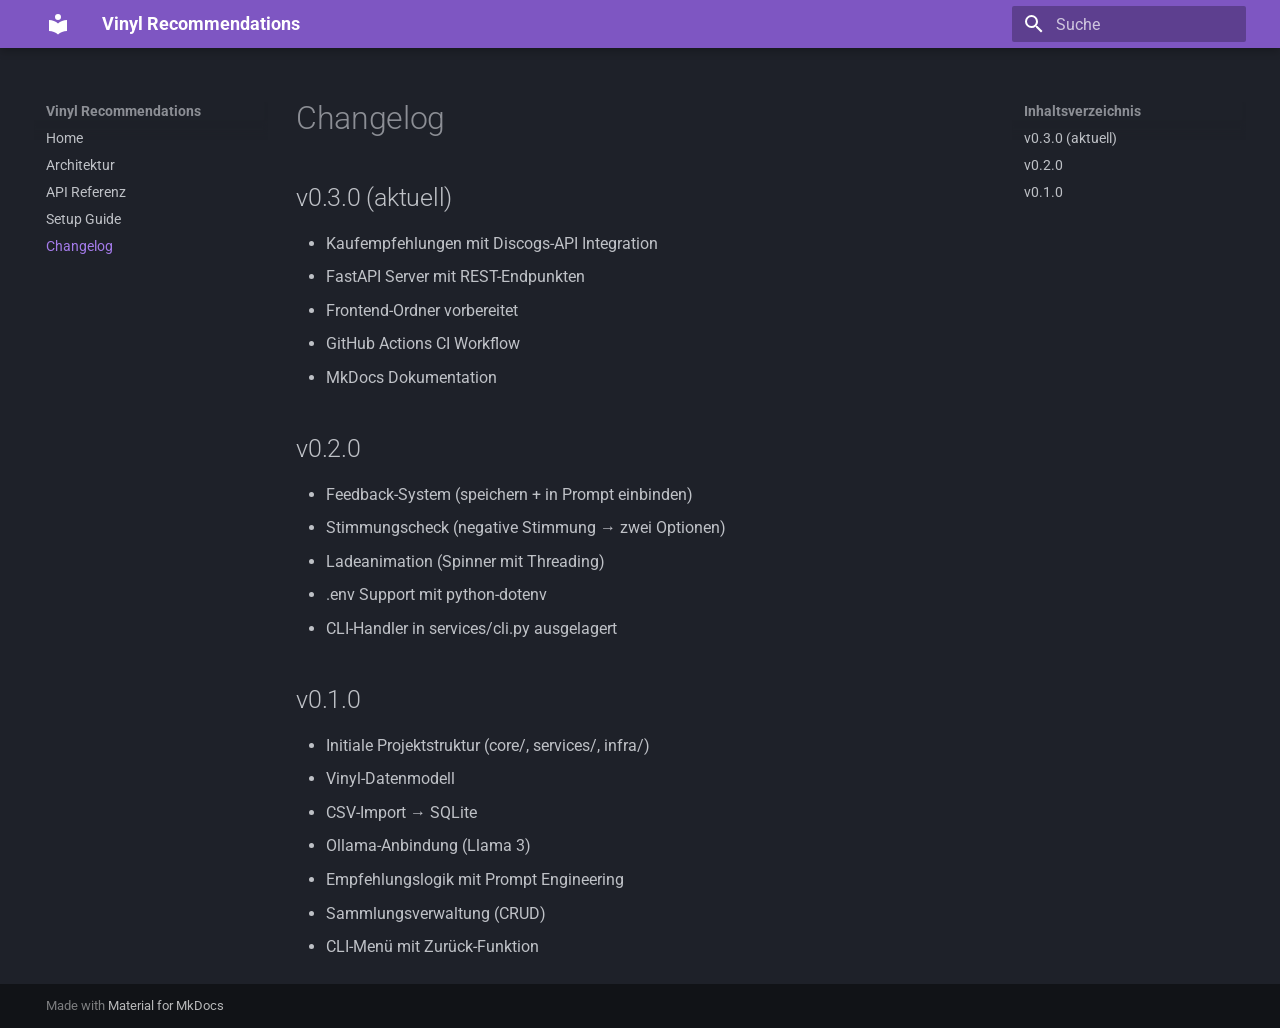
<file: changelog/index.html>
<!doctype html>
<html lang="de" class="no-js">
  <head>
    
      <meta charset="utf-8">
      <meta name="viewport" content="width=device-width,initial-scale=1">
      
        <meta name="description" content="Schallplattenempfehlung basierend auf Stimmung, Anlass und Hörzeit">
      
      
        <meta name="author" content="Noah Rolli">
      
      
      
        <link rel="prev" href="../setup/">
      
      
      
        
      
      
      <link rel="icon" href="../assets/images/favicon.png">
      <meta name="generator" content="mkdocs-1.6.1, mkdocs-material-9.7.6">
    
    
      
        <title>Changelog - Vinyl Recommendations</title>
      
    
    
      <link rel="stylesheet" href="../assets/stylesheets/main.484c7ddc.min.css">
      
        
        <link rel="stylesheet" href="../assets/stylesheets/palette.ab4e12ef.min.css">
      
      


    
    
      
    
    
      
        
        
        <link rel="preconnect" href="https://fonts.gstatic.com" crossorigin>
        <link rel="stylesheet" href="https://fonts.googleapis.com/css?family=Roboto:300,300i,400,400i,700,700i%7CRoboto+Mono:400,400i,700,700i&display=fallback">
        <style>:root{--md-text-font:"Roboto";--md-code-font:"Roboto Mono"}</style>
      
    
    
    <script>__md_scope=new URL("..",location),__md_hash=e=>[...e].reduce(((e,_)=>(e<<5)-e+_.charCodeAt(0)),0),__md_get=(e,_=localStorage,t=__md_scope)=>JSON.parse(_.getItem(t.pathname+"."+e)),__md_set=(e,_,t=localStorage,a=__md_scope)=>{try{t.setItem(a.pathname+"."+e,JSON.stringify(_))}catch(e){}}</script>
    
      

    
    
  </head>
  
  
    
    
    
    
    
    <body dir="ltr" data-md-color-scheme="slate" data-md-color-primary="deep-purple" data-md-color-accent="amber">
  
    
    <input class="md-toggle" data-md-toggle="drawer" type="checkbox" id="__drawer" autocomplete="off">
    <input class="md-toggle" data-md-toggle="search" type="checkbox" id="__search" autocomplete="off">
    <label class="md-overlay" for="__drawer"></label>
    <div data-md-component="skip">
      
        
        <a href="#changelog" class="md-skip">
          Zum Inhalt
        </a>
      
    </div>
    <div data-md-component="announce">
      
    </div>
    
    
      

  

<header class="md-header md-header--shadow" data-md-component="header">
  <nav class="md-header__inner md-grid" aria-label="Kopfzeile">
    <a href=".." title="Vinyl Recommendations" class="md-header__button md-logo" aria-label="Vinyl Recommendations" data-md-component="logo">
      
  
  <svg xmlns="http://www.w3.org/2000/svg" viewBox="0 0 24 24"><path d="M12 8a3 3 0 0 0 3-3 3 3 0 0 0-3-3 3 3 0 0 0-3 3 3 3 0 0 0 3 3m0 3.54C9.64 9.35 6.5 8 3 8v11c3.5 0 6.64 1.35 9 3.54 2.36-2.19 5.5-3.54 9-3.54V8c-3.5 0-6.64 1.35-9 3.54"/></svg>

    </a>
    <label class="md-header__button md-icon" for="__drawer">
      
      <svg xmlns="http://www.w3.org/2000/svg" viewBox="0 0 24 24"><path d="M3 6h18v2H3zm0 5h18v2H3zm0 5h18v2H3z"/></svg>
    </label>
    <div class="md-header__title" data-md-component="header-title">
      <div class="md-header__ellipsis">
        <div class="md-header__topic">
          <span class="md-ellipsis">
            Vinyl Recommendations
          </span>
        </div>
        <div class="md-header__topic" data-md-component="header-topic">
          <span class="md-ellipsis">
            
              Changelog
            
          </span>
        </div>
      </div>
    </div>
    
      
    
    
    
    
      
      
        <label class="md-header__button md-icon" for="__search">
          
          <svg xmlns="http://www.w3.org/2000/svg" viewBox="0 0 24 24"><path d="M9.5 3A6.5 6.5 0 0 1 16 9.5c0 1.61-.59 3.09-1.56 4.23l.27.27h.79l5 5-1.5 1.5-5-5v-.79l-.27-.27A6.52 6.52 0 0 1 9.5 16 6.5 6.5 0 0 1 3 9.5 6.5 6.5 0 0 1 9.5 3m0 2C7 5 5 7 5 9.5S7 14 9.5 14 14 12 14 9.5 12 5 9.5 5"/></svg>
        </label>
        <div class="md-search" data-md-component="search" role="dialog">
  <label class="md-search__overlay" for="__search"></label>
  <div class="md-search__inner" role="search">
    <form class="md-search__form" name="search">
      <input type="text" class="md-search__input" name="query" aria-label="Suche" placeholder="Suche" autocapitalize="off" autocorrect="off" autocomplete="off" spellcheck="false" data-md-component="search-query" required>
      <label class="md-search__icon md-icon" for="__search">
        
        <svg xmlns="http://www.w3.org/2000/svg" viewBox="0 0 24 24"><path d="M9.5 3A6.5 6.5 0 0 1 16 9.5c0 1.61-.59 3.09-1.56 4.23l.27.27h.79l5 5-1.5 1.5-5-5v-.79l-.27-.27A6.52 6.52 0 0 1 9.5 16 6.5 6.5 0 0 1 3 9.5 6.5 6.5 0 0 1 9.5 3m0 2C7 5 5 7 5 9.5S7 14 9.5 14 14 12 14 9.5 12 5 9.5 5"/></svg>
        
        <svg xmlns="http://www.w3.org/2000/svg" viewBox="0 0 24 24"><path d="M20 11v2H8l5.5 5.5-1.42 1.42L4.16 12l7.92-7.92L13.5 5.5 8 11z"/></svg>
      </label>
      <nav class="md-search__options" aria-label="Suche">
        
        <button type="reset" class="md-search__icon md-icon" title="Zurücksetzen" aria-label="Zurücksetzen" tabindex="-1">
          
          <svg xmlns="http://www.w3.org/2000/svg" viewBox="0 0 24 24"><path d="M19 6.41 17.59 5 12 10.59 6.41 5 5 6.41 10.59 12 5 17.59 6.41 19 12 13.41 17.59 19 19 17.59 13.41 12z"/></svg>
        </button>
      </nav>
      
    </form>
    <div class="md-search__output">
      <div class="md-search__scrollwrap" tabindex="0" data-md-scrollfix>
        <div class="md-search-result" data-md-component="search-result">
          <div class="md-search-result__meta">
            Suche wird initialisiert
          </div>
          <ol class="md-search-result__list" role="presentation"></ol>
        </div>
      </div>
    </div>
  </div>
</div>
      
    
    
  </nav>
  
</header>
    
    <div class="md-container" data-md-component="container">
      
      
        
          
        
      
      <main class="md-main" data-md-component="main">
        <div class="md-main__inner md-grid">
          
            
              
              <div class="md-sidebar md-sidebar--primary" data-md-component="sidebar" data-md-type="navigation" >
                <div class="md-sidebar__scrollwrap">
                  <div class="md-sidebar__inner">
                    



<nav class="md-nav md-nav--primary" aria-label="Navigation" data-md-level="0">
  <label class="md-nav__title" for="__drawer">
    <a href=".." title="Vinyl Recommendations" class="md-nav__button md-logo" aria-label="Vinyl Recommendations" data-md-component="logo">
      
  
  <svg xmlns="http://www.w3.org/2000/svg" viewBox="0 0 24 24"><path d="M12 8a3 3 0 0 0 3-3 3 3 0 0 0-3-3 3 3 0 0 0-3 3 3 3 0 0 0 3 3m0 3.54C9.64 9.35 6.5 8 3 8v11c3.5 0 6.64 1.35 9 3.54 2.36-2.19 5.5-3.54 9-3.54V8c-3.5 0-6.64 1.35-9 3.54"/></svg>

    </a>
    Vinyl Recommendations
  </label>
  
  <ul class="md-nav__list" data-md-scrollfix>
    
      
      
  
  
  
  
    <li class="md-nav__item">
      <a href=".." class="md-nav__link">
        
  
  
  <span class="md-ellipsis">
    
  
    Home
  

    
  </span>
  
  

      </a>
    </li>
  

    
      
      
  
  
  
  
    <li class="md-nav__item">
      <a href="../architecture/" class="md-nav__link">
        
  
  
  <span class="md-ellipsis">
    
  
    Architektur
  

    
  </span>
  
  

      </a>
    </li>
  

    
      
      
  
  
  
  
    <li class="md-nav__item">
      <a href="../api/" class="md-nav__link">
        
  
  
  <span class="md-ellipsis">
    
  
    API Referenz
  

    
  </span>
  
  

      </a>
    </li>
  

    
      
      
  
  
  
  
    <li class="md-nav__item">
      <a href="../setup/" class="md-nav__link">
        
  
  
  <span class="md-ellipsis">
    
  
    Setup Guide
  

    
  </span>
  
  

      </a>
    </li>
  

    
      
      
  
  
    
  
  
  
    <li class="md-nav__item md-nav__item--active">
      
      <input class="md-nav__toggle md-toggle" type="checkbox" id="__toc">
      
      
        
      
      
        <label class="md-nav__link md-nav__link--active" for="__toc">
          
  
  
  <span class="md-ellipsis">
    
  
    Changelog
  

    
  </span>
  
  

          <span class="md-nav__icon md-icon"></span>
        </label>
      
      <a href="./" class="md-nav__link md-nav__link--active">
        
  
  
  <span class="md-ellipsis">
    
  
    Changelog
  

    
  </span>
  
  

      </a>
      
        

<nav class="md-nav md-nav--secondary" aria-label="Inhaltsverzeichnis">
  
  
  
    
  
  
    <label class="md-nav__title" for="__toc">
      <span class="md-nav__icon md-icon"></span>
      Inhaltsverzeichnis
    </label>
    <ul class="md-nav__list" data-md-component="toc" data-md-scrollfix>
      
        <li class="md-nav__item">
  <a href="#v030-aktuell" class="md-nav__link">
    <span class="md-ellipsis">
      
        v0.3.0 (aktuell)
      
    </span>
  </a>
  
</li>
      
        <li class="md-nav__item">
  <a href="#v020" class="md-nav__link">
    <span class="md-ellipsis">
      
        v0.2.0
      
    </span>
  </a>
  
</li>
      
        <li class="md-nav__item">
  <a href="#v010" class="md-nav__link">
    <span class="md-ellipsis">
      
        v0.1.0
      
    </span>
  </a>
  
</li>
      
    </ul>
  
</nav>
      
    </li>
  

    
  </ul>
</nav>
                  </div>
                </div>
              </div>
            
            
              
              <div class="md-sidebar md-sidebar--secondary" data-md-component="sidebar" data-md-type="toc" >
                <div class="md-sidebar__scrollwrap">
                  <div class="md-sidebar__inner">
                    

<nav class="md-nav md-nav--secondary" aria-label="Inhaltsverzeichnis">
  
  
  
    
  
  
    <label class="md-nav__title" for="__toc">
      <span class="md-nav__icon md-icon"></span>
      Inhaltsverzeichnis
    </label>
    <ul class="md-nav__list" data-md-component="toc" data-md-scrollfix>
      
        <li class="md-nav__item">
  <a href="#v030-aktuell" class="md-nav__link">
    <span class="md-ellipsis">
      
        v0.3.0 (aktuell)
      
    </span>
  </a>
  
</li>
      
        <li class="md-nav__item">
  <a href="#v020" class="md-nav__link">
    <span class="md-ellipsis">
      
        v0.2.0
      
    </span>
  </a>
  
</li>
      
        <li class="md-nav__item">
  <a href="#v010" class="md-nav__link">
    <span class="md-ellipsis">
      
        v0.1.0
      
    </span>
  </a>
  
</li>
      
    </ul>
  
</nav>
                  </div>
                </div>
              </div>
            
          
          
            <div class="md-content" data-md-component="content">
              
              <article class="md-content__inner md-typeset">
                
                  



<h1 id="changelog">Changelog</h1>
<h2 id="v030-aktuell">v0.3.0 (aktuell)</h2>
<ul>
<li>Kaufempfehlungen mit Discogs-API Integration</li>
<li>FastAPI Server mit REST-Endpunkten</li>
<li>Frontend-Ordner vorbereitet</li>
<li>GitHub Actions CI Workflow</li>
<li>MkDocs Dokumentation</li>
</ul>
<h2 id="v020">v0.2.0</h2>
<ul>
<li>Feedback-System (speichern + in Prompt einbinden)</li>
<li>Stimmungscheck (negative Stimmung → zwei Optionen)</li>
<li>Ladeanimation (Spinner mit Threading)</li>
<li>.env Support mit python-dotenv</li>
<li>CLI-Handler in services/cli.py ausgelagert</li>
</ul>
<h2 id="v010">v0.1.0</h2>
<ul>
<li>Initiale Projektstruktur (core/, services/, infra/)</li>
<li>Vinyl-Datenmodell</li>
<li>CSV-Import → SQLite</li>
<li>Ollama-Anbindung (Llama 3)</li>
<li>Empfehlungslogik mit Prompt Engineering</li>
<li>Sammlungsverwaltung (CRUD)</li>
<li>CLI-Menü mit Zurück-Funktion</li>
</ul>












                
              </article>
            </div>
          
          
<script>var target=document.getElementById(location.hash.slice(1));target&&target.name&&(target.checked=target.name.startsWith("__tabbed_"))</script>
        </div>
        
      </main>
      
        <footer class="md-footer">
  
  <div class="md-footer-meta md-typeset">
    <div class="md-footer-meta__inner md-grid">
      <div class="md-copyright">
  
  
    Made with
    <a href="https://squidfunk.github.io/mkdocs-material/" target="_blank" rel="noopener">
      Material for MkDocs
    </a>
  
</div>
      
    </div>
  </div>
</footer>
      
    </div>
    <div class="md-dialog" data-md-component="dialog">
      <div class="md-dialog__inner md-typeset"></div>
    </div>
    
    
    
      
      
      <script id="__config" type="application/json">{"annotate": null, "base": "..", "features": ["navigation.sections", "content.code.copy"], "search": "../assets/javascripts/workers/search.2c215733.min.js", "tags": null, "translations": {"clipboard.copied": "In Zwischenablage kopiert", "clipboard.copy": "In Zwischenablage kopieren", "search.result.more.one": "1 weiteres Suchergebnis auf dieser Seite", "search.result.more.other": "# weitere Suchergebnisse auf dieser Seite", "search.result.none": "Keine Suchergebnisse", "search.result.one": "1 Suchergebnis", "search.result.other": "# Suchergebnisse", "search.result.placeholder": "Suchbegriff eingeben", "search.result.term.missing": "Es fehlt", "select.version": "Version ausw\u00e4hlen"}, "version": null}</script>
    
    
      <script src="../assets/javascripts/bundle.79ae519e.min.js"></script>
      
    
  </body>
</html>
</file>
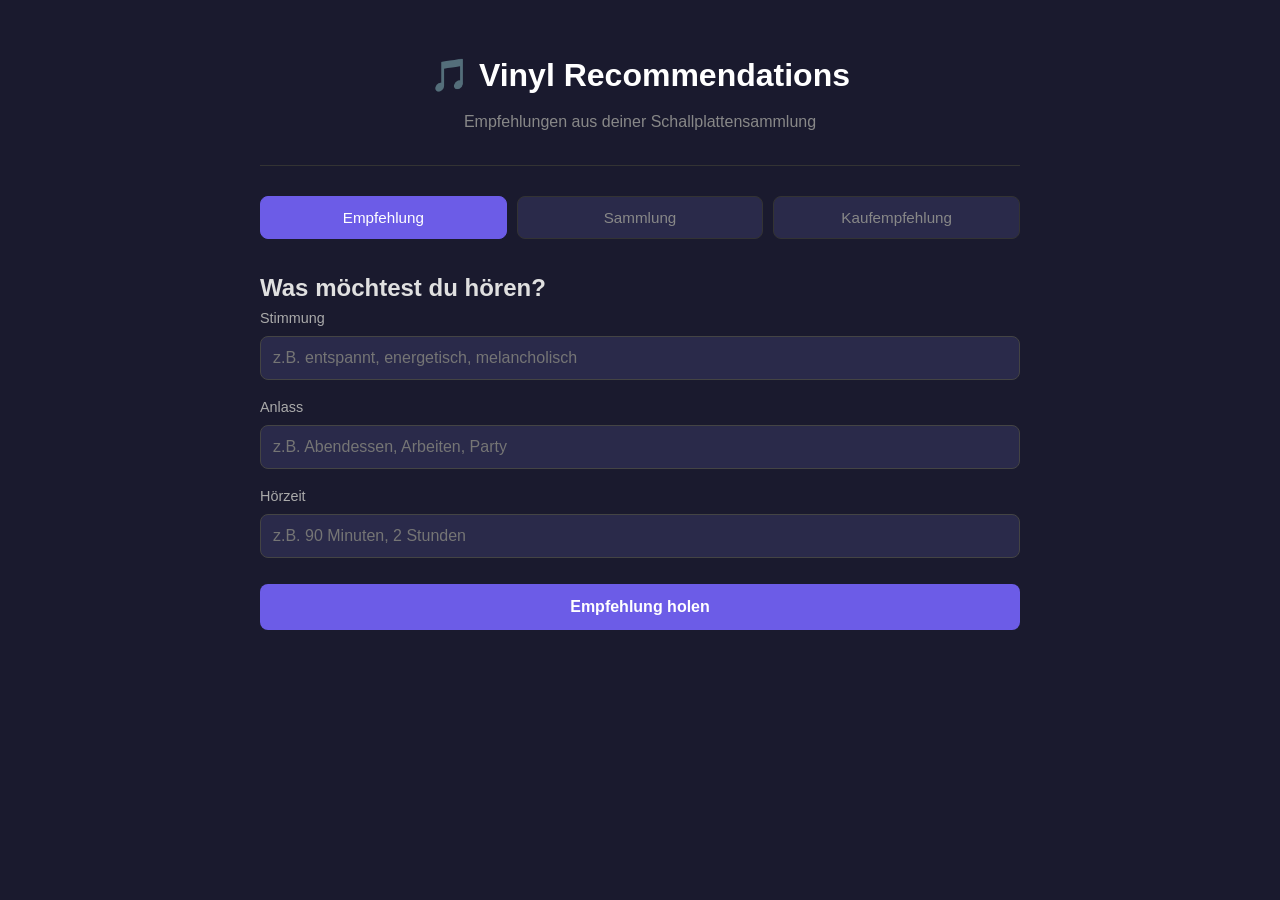
<file: frontend/index.html>
<!DOCTYPE html>
<html lang="de">
<head>
    <meta charset="UTF-8">
    <meta name="viewport" content="width=device-width, initial-scale=1.0">
    <title>Vinyl Recommendations</title>
    <!-- CSS aufgeteilt nach Bereichen -->
    <link rel="stylesheet" href="css/base.css">
    <link rel="stylesheet" href="css/navigation.css">
    <link rel="stylesheet" href="css/forms.css">
    <link rel="stylesheet" href="css/collection.css">
    <link rel="stylesheet" href="css/loading.css">
    <link rel="stylesheet" href="css/discogs.css">
</head>
<body>

    <!-- Header mit Titel -->
    <header>
        <h1>🎵 Vinyl Recommendations</h1>
        <p>Empfehlungen aus deiner Schallplattensammlung</p>
    </header>

    <!-- Navigation — wechselt zwischen den drei Bereichen -->
    <nav>
        <button class="nav-btn active" data-section="recommend">Empfehlung</button>
        <button class="nav-btn" data-section="collection">Sammlung</button>
        <button class="nav-btn" data-section="purchase">Kaufempfehlung</button>
    </nav>

    <!-- Bereich 1: Empfehlung -->
    <section id="recommend" class="section active">
        <h2>Was möchtest du hören?</h2>
        <div class="form-group">
            <label for="mood">Stimmung</label>
            <input type="text" id="mood" placeholder="z.B. entspannt, energetisch, melancholisch">
        </div>
        <div class="form-group">
            <label for="occasion">Anlass</label>
            <input type="text" id="occasion" placeholder="z.B. Abendessen, Arbeiten, Party">
        </div>
        <div class="form-group">
            <label for="duration">Hörzeit</label>
            <input type="text" id="duration" placeholder="z.B. 90 Minuten, 2 Stunden">
        </div>
        <button id="get-recommendation" class="primary-btn">Empfehlung holen</button>

        <!-- Ladeanimation mit Fortschrittsbalken und Abbrechen -->
        <div id="loading" class="loading hidden">
            <div class="progress-bar"><div class="progress-bar-fill"></div></div>
            <p class="status-text" id="loading-status">Verbindung zu Ollama wird hergestellt...</p>
            <button class="cancel-btn" id="cancel-recommendation">Abbrechen</button>
        </div>

        <!-- Ergebnis — wird per JS befüllt -->
        <div id="result" class="result hidden"></div>

        <!-- Feedback nach Empfehlung -->
        <div id="feedback-section" class="hidden">
            <h3>Wie war die Empfehlung?</h3>
            <div class="feedback-buttons">
                <button class="feedback-btn" data-rating="gut">👍 Gut</button>
                <button class="feedback-btn" data-rating="mittel">😐 Mittel</button>
                <button class="feedback-btn" data-rating="schlecht">👎 Schlecht</button>
            </div>
            <div class="form-group">
                <label for="feedback-comment">Kommentar (optional)</label>
                <input type="text" id="feedback-comment" placeholder="z.B. zu melancholisch zum Kochen">
            </div>
            <div id="feedback-result" class="result hidden"></div>
        </div>
    </section>

    <!-- Bereich 2: Sammlung -->
    <section id="collection" class="section hidden">
        <h2>Deine Sammlung</h2>

        <!-- Suchfeld zum Filtern -->
        <div class="form-group">
            <label for="collection-filter">Suche / Filter</label>
            <input type="text" id="collection-filter" placeholder="Artist, Album, Genre, Mood...">
        </div>

        <!-- Tabelle wird per JS befüllt -->
        <div id="collection-list"></div>

        <!-- Neue Platte hinzufügen — aufklappbar -->
        <div class="collapsible">
            <button class="collapsible-btn" id="toggle-add-form">+ Neue Platte hinzufügen</button>
            <div id="add-form" class="collapsible-content hidden">
                <div class="form-group">
                    <label for="add-artist">Artist</label>
                    <input type="text" id="add-artist" placeholder="z.B. Miles Davis">
                </div>
                <div class="form-group">
                    <label for="add-album">Album</label>
                    <input type="text" id="add-album" placeholder="z.B. Kind of Blue">
                </div>
                <div class="form-group">
                    <label for="add-genre-primary">Genre (primär)</label>
                    <input type="text" id="add-genre-primary" placeholder="z.B. Jazz">
                </div>
                <div class="form-group">
                    <label for="add-genre-secondary">Genre (sekundär)</label>
                    <input type="text" id="add-genre-secondary" placeholder="z.B. Modal Jazz">
                </div>
                <div class="form-group">
                    <label for="add-mood">Mood</label>
                    <input type="text" id="add-mood" placeholder="z.B. Smooth">
                </div>
                <div class="form-group">
                    <label for="add-year">Jahr</label>
                    <input type="text" id="add-year" placeholder="z.B. 1959">
                </div>
                <div class="form-group">
                    <label for="add-type">Typ</label>
                    <input type="text" id="add-type" placeholder="studio / compilation / live">
                </div>
                <button id="add-vinyl" class="primary-btn">Hinzufügen</button>
                <div id="add-result" class="result hidden"></div>
            </div>
        </div>
    </section>

    <!-- Bereich 3: Kaufempfehlung -->
    <section id="purchase" class="section hidden">
        <h2>Kaufempfehlung</h2>

        <!-- Richtung wählen -->
        <div class="form-group">
            <label for="purchase-goal">Was ist dein Ziel?</label>
            <select id="purchase-goal">
                <option value="luecken">Lücken füllen — was fehlt in meiner Sammlung?</option>
                <option value="ergaenzen">Ergänzen — mehr von dem was ich mag</option>
                <option value="neues">Neues entdecken — etwas ganz anderes</option>
            </select>
        </div>

        <!-- Optionale Details -->
        <div class="form-group">
            <label for="purchase-details">Weitere Details (optional)</label>
            <input type="text" id="purchase-details" placeholder="z.B. mehr 70er Jazz, oder etwas Elektronisches">
        </div>

        <button id="get-purchase" class="primary-btn">Sammlung analysieren</button>

        <div id="purchase-loading" class="loading hidden">
            <div id="purchase-loading" class="loading hidden">
            <div class="progress-bar"><div class="progress-bar-fill"></div></div>
            <p class="status-text" id="purchase-status">Sammlung wird analysiert...</p>
            <button class="cancel-btn" id="cancel-purchase">Abbrechen</button>
        </div>

        <!-- Ergebnis der Kaufempfehlung -->
        <div id="purchase-result" class="result hidden"></div>

        <!-- Discogs Suchergebnisse -->
        <div id="discogs-results" class="hidden">
            <h3>Auf Discogs gefunden:</h3>
            <div id="discogs-list"></div>
        </div>
    </section>

    <!-- JavaScript aufgeteilt nach Bereichen -->
    <script src="js/config.js"></script>
    <script src="js/helpers.js"></script>
    <script src="js/navigation.js"></script>
    <script src="js/recommend.js"></script>
    <script src="js/collection.js"></script>
    <script src="js/purchase.js"></script>

</body>
</html>
</file>
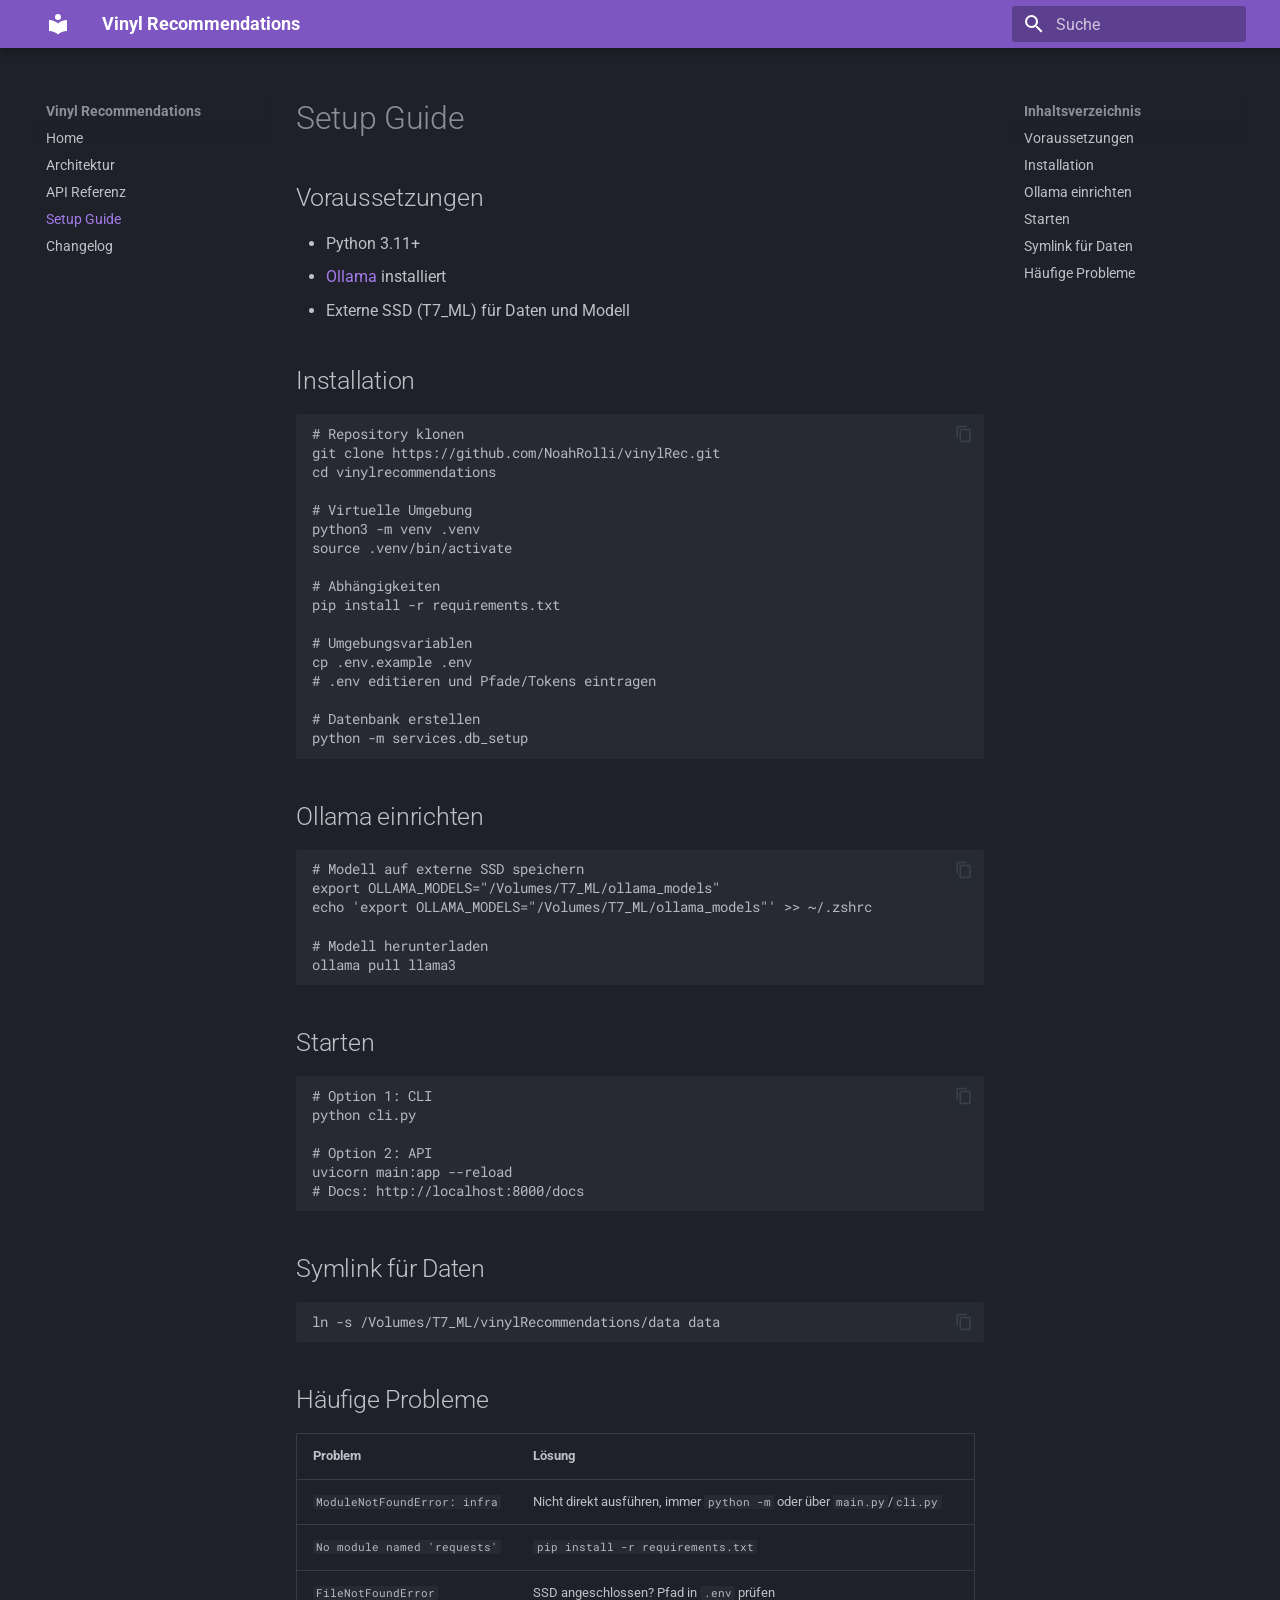
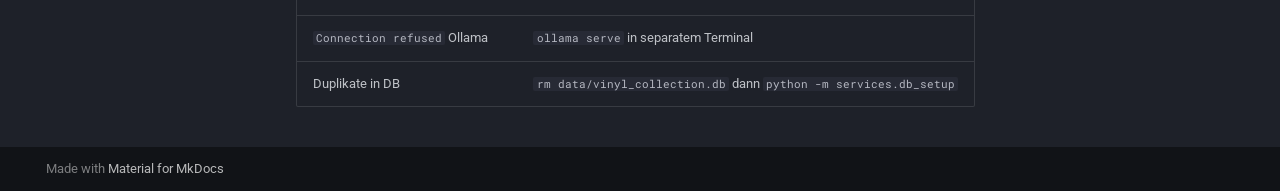
<file: setup/index.html>
<!doctype html>
<html lang="de" class="no-js">
  <head>
    
      <meta charset="utf-8">
      <meta name="viewport" content="width=device-width,initial-scale=1">
      
        <meta name="description" content="Schallplattenempfehlung basierend auf Stimmung, Anlass und Hörzeit">
      
      
        <meta name="author" content="Noah Rolli">
      
      
      
        <link rel="prev" href="../api/">
      
      
        <link rel="next" href="../changelog/">
      
      
        
      
      
      <link rel="icon" href="../assets/images/favicon.png">
      <meta name="generator" content="mkdocs-1.6.1, mkdocs-material-9.7.6">
    
    
      
        <title>Setup Guide - Vinyl Recommendations</title>
      
    
    
      <link rel="stylesheet" href="../assets/stylesheets/main.484c7ddc.min.css">
      
        
        <link rel="stylesheet" href="../assets/stylesheets/palette.ab4e12ef.min.css">
      
      


    
    
      
    
    
      
        
        
        <link rel="preconnect" href="https://fonts.gstatic.com" crossorigin>
        <link rel="stylesheet" href="https://fonts.googleapis.com/css?family=Roboto:300,300i,400,400i,700,700i%7CRoboto+Mono:400,400i,700,700i&display=fallback">
        <style>:root{--md-text-font:"Roboto";--md-code-font:"Roboto Mono"}</style>
      
    
    
    <script>__md_scope=new URL("..",location),__md_hash=e=>[...e].reduce(((e,_)=>(e<<5)-e+_.charCodeAt(0)),0),__md_get=(e,_=localStorage,t=__md_scope)=>JSON.parse(_.getItem(t.pathname+"."+e)),__md_set=(e,_,t=localStorage,a=__md_scope)=>{try{t.setItem(a.pathname+"."+e,JSON.stringify(_))}catch(e){}}</script>
    
      

    
    
  </head>
  
  
    
    
    
    
    
    <body dir="ltr" data-md-color-scheme="slate" data-md-color-primary="deep-purple" data-md-color-accent="amber">
  
    
    <input class="md-toggle" data-md-toggle="drawer" type="checkbox" id="__drawer" autocomplete="off">
    <input class="md-toggle" data-md-toggle="search" type="checkbox" id="__search" autocomplete="off">
    <label class="md-overlay" for="__drawer"></label>
    <div data-md-component="skip">
      
        
        <a href="#setup-guide" class="md-skip">
          Zum Inhalt
        </a>
      
    </div>
    <div data-md-component="announce">
      
    </div>
    
    
      

  

<header class="md-header md-header--shadow" data-md-component="header">
  <nav class="md-header__inner md-grid" aria-label="Kopfzeile">
    <a href=".." title="Vinyl Recommendations" class="md-header__button md-logo" aria-label="Vinyl Recommendations" data-md-component="logo">
      
  
  <svg xmlns="http://www.w3.org/2000/svg" viewBox="0 0 24 24"><path d="M12 8a3 3 0 0 0 3-3 3 3 0 0 0-3-3 3 3 0 0 0-3 3 3 3 0 0 0 3 3m0 3.54C9.64 9.35 6.5 8 3 8v11c3.5 0 6.64 1.35 9 3.54 2.36-2.19 5.5-3.54 9-3.54V8c-3.5 0-6.64 1.35-9 3.54"/></svg>

    </a>
    <label class="md-header__button md-icon" for="__drawer">
      
      <svg xmlns="http://www.w3.org/2000/svg" viewBox="0 0 24 24"><path d="M3 6h18v2H3zm0 5h18v2H3zm0 5h18v2H3z"/></svg>
    </label>
    <div class="md-header__title" data-md-component="header-title">
      <div class="md-header__ellipsis">
        <div class="md-header__topic">
          <span class="md-ellipsis">
            Vinyl Recommendations
          </span>
        </div>
        <div class="md-header__topic" data-md-component="header-topic">
          <span class="md-ellipsis">
            
              Setup Guide
            
          </span>
        </div>
      </div>
    </div>
    
      
    
    
    
    
      
      
        <label class="md-header__button md-icon" for="__search">
          
          <svg xmlns="http://www.w3.org/2000/svg" viewBox="0 0 24 24"><path d="M9.5 3A6.5 6.5 0 0 1 16 9.5c0 1.61-.59 3.09-1.56 4.23l.27.27h.79l5 5-1.5 1.5-5-5v-.79l-.27-.27A6.52 6.52 0 0 1 9.5 16 6.5 6.5 0 0 1 3 9.5 6.5 6.5 0 0 1 9.5 3m0 2C7 5 5 7 5 9.5S7 14 9.5 14 14 12 14 9.5 12 5 9.5 5"/></svg>
        </label>
        <div class="md-search" data-md-component="search" role="dialog">
  <label class="md-search__overlay" for="__search"></label>
  <div class="md-search__inner" role="search">
    <form class="md-search__form" name="search">
      <input type="text" class="md-search__input" name="query" aria-label="Suche" placeholder="Suche" autocapitalize="off" autocorrect="off" autocomplete="off" spellcheck="false" data-md-component="search-query" required>
      <label class="md-search__icon md-icon" for="__search">
        
        <svg xmlns="http://www.w3.org/2000/svg" viewBox="0 0 24 24"><path d="M9.5 3A6.5 6.5 0 0 1 16 9.5c0 1.61-.59 3.09-1.56 4.23l.27.27h.79l5 5-1.5 1.5-5-5v-.79l-.27-.27A6.52 6.52 0 0 1 9.5 16 6.5 6.5 0 0 1 3 9.5 6.5 6.5 0 0 1 9.5 3m0 2C7 5 5 7 5 9.5S7 14 9.5 14 14 12 14 9.5 12 5 9.5 5"/></svg>
        
        <svg xmlns="http://www.w3.org/2000/svg" viewBox="0 0 24 24"><path d="M20 11v2H8l5.5 5.5-1.42 1.42L4.16 12l7.92-7.92L13.5 5.5 8 11z"/></svg>
      </label>
      <nav class="md-search__options" aria-label="Suche">
        
        <button type="reset" class="md-search__icon md-icon" title="Zurücksetzen" aria-label="Zurücksetzen" tabindex="-1">
          
          <svg xmlns="http://www.w3.org/2000/svg" viewBox="0 0 24 24"><path d="M19 6.41 17.59 5 12 10.59 6.41 5 5 6.41 10.59 12 5 17.59 6.41 19 12 13.41 17.59 19 19 17.59 13.41 12z"/></svg>
        </button>
      </nav>
      
    </form>
    <div class="md-search__output">
      <div class="md-search__scrollwrap" tabindex="0" data-md-scrollfix>
        <div class="md-search-result" data-md-component="search-result">
          <div class="md-search-result__meta">
            Suche wird initialisiert
          </div>
          <ol class="md-search-result__list" role="presentation"></ol>
        </div>
      </div>
    </div>
  </div>
</div>
      
    
    
  </nav>
  
</header>
    
    <div class="md-container" data-md-component="container">
      
      
        
          
        
      
      <main class="md-main" data-md-component="main">
        <div class="md-main__inner md-grid">
          
            
              
              <div class="md-sidebar md-sidebar--primary" data-md-component="sidebar" data-md-type="navigation" >
                <div class="md-sidebar__scrollwrap">
                  <div class="md-sidebar__inner">
                    



<nav class="md-nav md-nav--primary" aria-label="Navigation" data-md-level="0">
  <label class="md-nav__title" for="__drawer">
    <a href=".." title="Vinyl Recommendations" class="md-nav__button md-logo" aria-label="Vinyl Recommendations" data-md-component="logo">
      
  
  <svg xmlns="http://www.w3.org/2000/svg" viewBox="0 0 24 24"><path d="M12 8a3 3 0 0 0 3-3 3 3 0 0 0-3-3 3 3 0 0 0-3 3 3 3 0 0 0 3 3m0 3.54C9.64 9.35 6.5 8 3 8v11c3.5 0 6.64 1.35 9 3.54 2.36-2.19 5.5-3.54 9-3.54V8c-3.5 0-6.64 1.35-9 3.54"/></svg>

    </a>
    Vinyl Recommendations
  </label>
  
  <ul class="md-nav__list" data-md-scrollfix>
    
      
      
  
  
  
  
    <li class="md-nav__item">
      <a href=".." class="md-nav__link">
        
  
  
  <span class="md-ellipsis">
    
  
    Home
  

    
  </span>
  
  

      </a>
    </li>
  

    
      
      
  
  
  
  
    <li class="md-nav__item">
      <a href="../architecture/" class="md-nav__link">
        
  
  
  <span class="md-ellipsis">
    
  
    Architektur
  

    
  </span>
  
  

      </a>
    </li>
  

    
      
      
  
  
  
  
    <li class="md-nav__item">
      <a href="../api/" class="md-nav__link">
        
  
  
  <span class="md-ellipsis">
    
  
    API Referenz
  

    
  </span>
  
  

      </a>
    </li>
  

    
      
      
  
  
    
  
  
  
    <li class="md-nav__item md-nav__item--active">
      
      <input class="md-nav__toggle md-toggle" type="checkbox" id="__toc">
      
      
        
      
      
        <label class="md-nav__link md-nav__link--active" for="__toc">
          
  
  
  <span class="md-ellipsis">
    
  
    Setup Guide
  

    
  </span>
  
  

          <span class="md-nav__icon md-icon"></span>
        </label>
      
      <a href="./" class="md-nav__link md-nav__link--active">
        
  
  
  <span class="md-ellipsis">
    
  
    Setup Guide
  

    
  </span>
  
  

      </a>
      
        

<nav class="md-nav md-nav--secondary" aria-label="Inhaltsverzeichnis">
  
  
  
    
  
  
    <label class="md-nav__title" for="__toc">
      <span class="md-nav__icon md-icon"></span>
      Inhaltsverzeichnis
    </label>
    <ul class="md-nav__list" data-md-component="toc" data-md-scrollfix>
      
        <li class="md-nav__item">
  <a href="#voraussetzungen" class="md-nav__link">
    <span class="md-ellipsis">
      
        Voraussetzungen
      
    </span>
  </a>
  
</li>
      
        <li class="md-nav__item">
  <a href="#installation" class="md-nav__link">
    <span class="md-ellipsis">
      
        Installation
      
    </span>
  </a>
  
</li>
      
        <li class="md-nav__item">
  <a href="#ollama-einrichten" class="md-nav__link">
    <span class="md-ellipsis">
      
        Ollama einrichten
      
    </span>
  </a>
  
</li>
      
        <li class="md-nav__item">
  <a href="#starten" class="md-nav__link">
    <span class="md-ellipsis">
      
        Starten
      
    </span>
  </a>
  
</li>
      
        <li class="md-nav__item">
  <a href="#symlink-fur-daten" class="md-nav__link">
    <span class="md-ellipsis">
      
        Symlink für Daten
      
    </span>
  </a>
  
</li>
      
        <li class="md-nav__item">
  <a href="#haufige-probleme" class="md-nav__link">
    <span class="md-ellipsis">
      
        Häufige Probleme
      
    </span>
  </a>
  
</li>
      
    </ul>
  
</nav>
      
    </li>
  

    
      
      
  
  
  
  
    <li class="md-nav__item">
      <a href="../changelog/" class="md-nav__link">
        
  
  
  <span class="md-ellipsis">
    
  
    Changelog
  

    
  </span>
  
  

      </a>
    </li>
  

    
  </ul>
</nav>
                  </div>
                </div>
              </div>
            
            
              
              <div class="md-sidebar md-sidebar--secondary" data-md-component="sidebar" data-md-type="toc" >
                <div class="md-sidebar__scrollwrap">
                  <div class="md-sidebar__inner">
                    

<nav class="md-nav md-nav--secondary" aria-label="Inhaltsverzeichnis">
  
  
  
    
  
  
    <label class="md-nav__title" for="__toc">
      <span class="md-nav__icon md-icon"></span>
      Inhaltsverzeichnis
    </label>
    <ul class="md-nav__list" data-md-component="toc" data-md-scrollfix>
      
        <li class="md-nav__item">
  <a href="#voraussetzungen" class="md-nav__link">
    <span class="md-ellipsis">
      
        Voraussetzungen
      
    </span>
  </a>
  
</li>
      
        <li class="md-nav__item">
  <a href="#installation" class="md-nav__link">
    <span class="md-ellipsis">
      
        Installation
      
    </span>
  </a>
  
</li>
      
        <li class="md-nav__item">
  <a href="#ollama-einrichten" class="md-nav__link">
    <span class="md-ellipsis">
      
        Ollama einrichten
      
    </span>
  </a>
  
</li>
      
        <li class="md-nav__item">
  <a href="#starten" class="md-nav__link">
    <span class="md-ellipsis">
      
        Starten
      
    </span>
  </a>
  
</li>
      
        <li class="md-nav__item">
  <a href="#symlink-fur-daten" class="md-nav__link">
    <span class="md-ellipsis">
      
        Symlink für Daten
      
    </span>
  </a>
  
</li>
      
        <li class="md-nav__item">
  <a href="#haufige-probleme" class="md-nav__link">
    <span class="md-ellipsis">
      
        Häufige Probleme
      
    </span>
  </a>
  
</li>
      
    </ul>
  
</nav>
                  </div>
                </div>
              </div>
            
          
          
            <div class="md-content" data-md-component="content">
              
              <article class="md-content__inner md-typeset">
                
                  



<h1 id="setup-guide">Setup Guide</h1>
<h2 id="voraussetzungen">Voraussetzungen</h2>
<ul>
<li>Python 3.11+</li>
<li><a href="https://ollama.com">Ollama</a> installiert</li>
<li>Externe SSD (T7_ML) für Daten und Modell</li>
</ul>
<h2 id="installation">Installation</h2>
<pre><code class="language-bash"># Repository klonen
git clone https://github.com/NoahRolli/vinylRec.git
cd vinylrecommendations

# Virtuelle Umgebung
python3 -m venv .venv
source .venv/bin/activate

# Abhängigkeiten
pip install -r requirements.txt

# Umgebungsvariablen
cp .env.example .env
# .env editieren und Pfade/Tokens eintragen

# Datenbank erstellen
python -m services.db_setup
</code></pre>
<h2 id="ollama-einrichten">Ollama einrichten</h2>
<pre><code class="language-bash"># Modell auf externe SSD speichern
export OLLAMA_MODELS=&quot;/Volumes/T7_ML/ollama_models&quot;
echo 'export OLLAMA_MODELS=&quot;/Volumes/T7_ML/ollama_models&quot;' &gt;&gt; ~/.zshrc

# Modell herunterladen
ollama pull llama3
</code></pre>
<h2 id="starten">Starten</h2>
<pre><code class="language-bash"># Option 1: CLI
python cli.py

# Option 2: API
uvicorn main:app --reload
# Docs: http://localhost:8000/docs
</code></pre>
<h2 id="symlink-fur-daten">Symlink für Daten</h2>
<pre><code class="language-bash">ln -s /Volumes/T7_ML/vinylRecommendations/data data
</code></pre>
<h2 id="haufige-probleme">Häufige Probleme</h2>
<table>
<thead>
<tr>
<th>Problem</th>
<th>Lösung</th>
</tr>
</thead>
<tbody>
<tr>
<td><code>ModuleNotFoundError: infra</code></td>
<td>Nicht direkt ausführen, immer <code>python -m</code> oder über <code>main.py</code>/<code>cli.py</code></td>
</tr>
<tr>
<td><code>No module named 'requests'</code></td>
<td><code>pip install -r requirements.txt</code></td>
</tr>
<tr>
<td><code>FileNotFoundError</code></td>
<td>SSD angeschlossen? Pfad in <code>.env</code> prüfen</td>
</tr>
<tr>
<td><code>Connection refused</code> Ollama</td>
<td><code>ollama serve</code> in separatem Terminal</td>
</tr>
<tr>
<td>Duplikate in DB</td>
<td><code>rm data/vinyl_collection.db</code> dann <code>python -m services.db_setup</code></td>
</tr>
</tbody>
</table>












                
              </article>
            </div>
          
          
<script>var target=document.getElementById(location.hash.slice(1));target&&target.name&&(target.checked=target.name.startsWith("__tabbed_"))</script>
        </div>
        
      </main>
      
        <footer class="md-footer">
  
  <div class="md-footer-meta md-typeset">
    <div class="md-footer-meta__inner md-grid">
      <div class="md-copyright">
  
  
    Made with
    <a href="https://squidfunk.github.io/mkdocs-material/" target="_blank" rel="noopener">
      Material for MkDocs
    </a>
  
</div>
      
    </div>
  </div>
</footer>
      
    </div>
    <div class="md-dialog" data-md-component="dialog">
      <div class="md-dialog__inner md-typeset"></div>
    </div>
    
    
    
      
      
      <script id="__config" type="application/json">{"annotate": null, "base": "..", "features": ["navigation.sections", "content.code.copy"], "search": "../assets/javascripts/workers/search.2c215733.min.js", "tags": null, "translations": {"clipboard.copied": "In Zwischenablage kopiert", "clipboard.copy": "In Zwischenablage kopieren", "search.result.more.one": "1 weiteres Suchergebnis auf dieser Seite", "search.result.more.other": "# weitere Suchergebnisse auf dieser Seite", "search.result.none": "Keine Suchergebnisse", "search.result.one": "1 Suchergebnis", "search.result.other": "# Suchergebnisse", "search.result.placeholder": "Suchbegriff eingeben", "search.result.term.missing": "Es fehlt", "select.version": "Version ausw\u00e4hlen"}, "version": null}</script>
    
    
      <script src="../assets/javascripts/bundle.79ae519e.min.js"></script>
      
    
  </body>
</html>
</file>
<file: frontend/css/base.css>
/* === Reset und Grundstil === */
/* Box-sizing border-box: Padding wird in die Breite eingerechnet */
* {
    margin: 0;
    padding: 0;
    box-sizing: border-box;
}

/* Grundschrift und Hintergrund */
body {
    font-family: -apple-system, BlinkMacSystemFont, "Segoe UI", Roboto, sans-serif;
    background-color: #1a1a2e;
    color: #e0e0e0;
    max-width: 800px;
    margin: 0 auto;
    padding: 20px;
    line-height: 1.6;
}

/* === Header === */
header {
    text-align: center;
    padding: 30px 0;
    border-bottom: 1px solid #333;
    margin-bottom: 30px;
}

header h1 {
    font-size: 2rem;
    color: #ffffff;
}

header p {
    color: #888;
    margin-top: 8px;
}

/* === Sektionen === */
.section {
    display: none;
}

.section.active {
    display: block;
}

.hidden {
    display: none !important;
}

/* === Ergebnis === */
.result {
    margin-top: 20px;
    padding: 20px;
    background-color: #2a2a4a;
    border-radius: 8px;
    white-space: pre-wrap;
    line-height: 1.8;
}
</file>
<file: frontend/css/navigation.css>
/* === Navigation === */
/* Flexbox: Buttons nebeneinander, gleichmässig verteilt */
nav {
    display: flex;
    gap: 10px;
    margin-bottom: 30px;
}

.nav-btn {
    flex: 1;
    padding: 12px;
    background-color: #2a2a4a;
    color: #888;
    border: 1px solid #333;
    border-radius: 8px;
    cursor: pointer;
    font-size: 0.95rem;
    transition: all 0.2s;
}

.nav-btn:hover {
    background-color: #3a3a5a;
    color: #fff;
}

.nav-btn.active {
    background-color: #6c5ce7;
    color: #fff;
    border-color: #6c5ce7;
}
</file>
<file: frontend/css/forms.css>
/* === Formulare === */
.form-group {
    margin-bottom: 16px;
}

.form-group label {
    display: block;
    margin-bottom: 6px;
    color: #aaa;
    font-size: 0.9rem;
}

.form-group input {
    width: 100%;
    padding: 12px;
    background-color: #2a2a4a;
    border: 1px solid #444;
    border-radius: 8px;
    color: #fff;
    font-size: 1rem;
}

.form-group input:focus {
    outline: none;
    border-color: #6c5ce7;
}

/* === Select / Dropdown === */
select {
    width: 100%;
    padding: 12px;
    background-color: #2a2a4a;
    border: 1px solid #444;
    border-radius: 8px;
    color: #fff;
    font-size: 1rem;
    cursor: pointer;
}

select:focus {
    outline: none;
    border-color: #6c5ce7;
}

/* === Buttons === */
.primary-btn {
    width: 100%;
    padding: 14px;
    background-color: #6c5ce7;
    color: #fff;
    border: none;
    border-radius: 8px;
    cursor: pointer;
    font-size: 1rem;
    font-weight: 600;
    margin-top: 10px;
    transition: background-color 0.2s;
}

.primary-btn:hover {
    background-color: #5a4bd1;
}

.primary-btn:disabled {
    background-color: #444;
    cursor: not-allowed;
}

/* === Aufklappbarer Bereich === */
.collapsible {
    margin-top: 20px;
}

.collapsible-btn {
    width: 100%;
    padding: 12px;
    background-color: #2a2a4a;
    color: #6c5ce7;
    border: 1px dashed #6c5ce7;
    border-radius: 8px;
    cursor: pointer;
    font-size: 1rem;
    transition: all 0.2s;
}

.collapsible-btn:hover {
    background-color: #3a3a5a;
}

.collapsible-content {
    margin-top: 15px;
    padding: 20px;
    background-color: #222244;
    border-radius: 8px;
}

/* === Feedback Buttons === */
.feedback-buttons {
    display: flex;
    gap: 10px;
    margin: 15px 0;
}

.feedback-btn {
    flex: 1;
    padding: 12px;
    background-color: #2a2a4a;
    color: #e0e0e0;
    border: 1px solid #444;
    border-radius: 8px;
    cursor: pointer;
    font-size: 1rem;
    transition: all 0.2s;
}

.feedback-btn:hover {
    background-color: #3a3a5a;
    border-color: #6c5ce7;
}

.feedback-btn.selected {
    background-color: #6c5ce7;
    color: #fff;
    border-color: #6c5ce7;
}
</file>
<file: frontend/css/collection.css>
/* === Sammlung Tabelle === */
.vinyl-table {
    width: 100%;
    border-collapse: collapse;
    margin-top: 15px;
}

.vinyl-table th,
.vinyl-table td {
    padding: 10px 12px;
    text-align: left;
    border-bottom: 1px solid #333;
}

.vinyl-table th {
    background-color: #2a2a4a;
    color: #6c5ce7;
    font-weight: 600;
}

.vinyl-table tr:hover {
    background-color: #2a2a4a;
}

/* === Lösch-Button === */
.delete-btn {
    background-color: transparent;
    color: #e74c3c;
    border: 1px solid #e74c3c;
    border-radius: 6px;
    padding: 4px 10px;
    cursor: pointer;
    font-size: 0.85rem;
    transition: all 0.2s;
}

.delete-btn:hover {
    background-color: #e74c3c;
    color: #fff;
}
</file>
<file: frontend/css/loading.css>
/* === Ladeanimation === */
.loading {
    text-align: center;
    padding: 30px;
}

.spinner {
    width: 40px;
    height: 40px;
    border: 3px solid #333;
    border-top-color: #6c5ce7;
    border-radius: 50%;
    animation: spin 0.8s linear infinite;
    margin: 0 auto 15px;
}

@keyframes spin {
    to { transform: rotate(360deg); }
}

/* === Fortschrittsbalken === */
.progress-bar {
    width: 100%;
    height: 6px;
    background-color: #333;
    border-radius: 3px;
    margin: 15px 0;
    overflow: hidden;
}

.progress-bar-fill {
    height: 100%;
    background: linear-gradient(90deg, #6c5ce7, #a29bfe, #6c5ce7);
    background-size: 200% 100%;
    border-radius: 3px;
    animation: progress-move 1.5s ease-in-out infinite;
}

@keyframes progress-move {
    0% { background-position: 0% 0%; }
    50% { background-position: 100% 0%; }
    100% { background-position: 0% 0%; }
}

/* === Statustext === */
.status-text {
    color: #888;
    font-size: 0.85rem;
    margin-top: 5px;
    text-align: center;
}

/* === Abbrechen === */
.cancel-btn {
    width: 100%;
    padding: 10px;
    background-color: transparent;
    color: #e74c3c;
    border: 1px solid #e74c3c;
    border-radius: 8px;
    cursor: pointer;
    font-size: 0.9rem;
    margin-top: 10px;
    transition: all 0.2s;
}

.cancel-btn:hover {
    background-color: #e74c3c;
    color: #fff;
}
</file>
<file: frontend/css/discogs.css>
/* === Discogs Ergebnisse === */
.discogs-item {
    padding: 15px;
    margin-top: 10px;
    background-color: #2a2a4a;
    border-radius: 8px;
    border-left: 3px solid #6c5ce7;
}

.discogs-item h4 {
    color: #fff;
    margin-bottom: 5px;
}

.discogs-item p {
    color: #aaa;
    font-size: 0.9rem;
}
</file>
<file: assets/stylesheets/main.484c7ddc.min.css>
@charset "UTF-8";html{-webkit-text-size-adjust:none;-moz-text-size-adjust:none;text-size-adjust:none;box-sizing:border-box}*,:after,:before{box-sizing:inherit}@media (prefers-reduced-motion){*,:after,:before{transition:none!important}}body{margin:0}a,button,input,label{-webkit-tap-highlight-color:transparent}a{color:inherit;text-decoration:none}hr{border:0;box-sizing:initial;display:block;height:.05rem;overflow:visible;padding:0}small{font-size:80%}sub,sup{line-height:1em}img{border-style:none}table{border-collapse:initial;border-spacing:0}td,th{font-weight:400;vertical-align:top}button{background:#0000;border:0;font-family:inherit;font-size:inherit;margin:0;padding:0}input{border:0;outline:none}:root{--md-primary-fg-color:#4051b5;--md-primary-fg-color--light:#5d6cc0;--md-primary-fg-color--dark:#303fa1;--md-primary-bg-color:#fff;--md-primary-bg-color--light:#ffffffb3;--md-accent-fg-color:#526cfe;--md-accent-fg-color--transparent:#526cfe1a;--md-accent-bg-color:#fff;--md-accent-bg-color--light:#ffffffb3}[data-md-color-scheme=default]{color-scheme:light}[data-md-color-scheme=default] img[src$="#gh-dark-mode-only"],[data-md-color-scheme=default] img[src$="#only-dark"]{display:none}:root,[data-md-color-scheme=default]{--md-hue:225deg;--md-default-fg-color:#000000de;--md-default-fg-color--light:#0000008a;--md-default-fg-color--lighter:#00000052;--md-default-fg-color--lightest:#00000012;--md-default-bg-color:#fff;--md-default-bg-color--light:#ffffffb3;--md-default-bg-color--lighter:#ffffff4d;--md-default-bg-color--lightest:#ffffff1f;--md-code-fg-color:#36464e;--md-code-bg-color:#f5f5f5;--md-code-bg-color--light:#f5f5f5b3;--md-code-bg-color--lighter:#f5f5f54d;--md-code-hl-color:#4287ff;--md-code-hl-color--light:#4287ff1a;--md-code-hl-number-color:#d52a2a;--md-code-hl-special-color:#db1457;--md-code-hl-function-color:#a846b9;--md-code-hl-constant-color:#6e59d9;--md-code-hl-keyword-color:#3f6ec6;--md-code-hl-string-color:#1c7d4d;--md-code-hl-name-color:var(--md-code-fg-color);--md-code-hl-operator-color:var(--md-default-fg-color--light);--md-code-hl-punctuation-color:var(--md-default-fg-color--light);--md-code-hl-comment-color:var(--md-default-fg-color--light);--md-code-hl-generic-color:var(--md-default-fg-color--light);--md-code-hl-variable-color:var(--md-default-fg-color--light);--md-typeset-color:var(--md-default-fg-color);--md-typeset-a-color:var(--md-primary-fg-color);--md-typeset-del-color:#f5503d26;--md-typeset-ins-color:#0bd57026;--md-typeset-kbd-color:#fafafa;--md-typeset-kbd-accent-color:#fff;--md-typeset-kbd-border-color:#b8b8b8;--md-typeset-mark-color:#ffff0080;--md-typeset-table-color:#0000001f;--md-typeset-table-color--light:rgba(0,0,0,.035);--md-admonition-fg-color:var(--md-default-fg-color);--md-admonition-bg-color:var(--md-default-bg-color);--md-warning-fg-color:#000000de;--md-warning-bg-color:#ff9;--md-footer-fg-color:#fff;--md-footer-fg-color--light:#ffffffb3;--md-footer-fg-color--lighter:#ffffff73;--md-footer-bg-color:#000000de;--md-footer-bg-color--dark:#00000052;--md-shadow-z1:0 0.2rem 0.5rem #0000000d,0 0 0.05rem #0000001a;--md-shadow-z2:0 0.2rem 0.5rem #0000001a,0 0 0.05rem #00000040;--md-shadow-z3:0 0.2rem 0.5rem #0003,0 0 0.05rem #00000059}.md-icon svg{fill:currentcolor;display:block;height:1.2rem;width:1.2rem}body{-webkit-font-smoothing:antialiased;-moz-osx-font-smoothing:grayscale;--md-text-font-family:var(--md-text-font,_),-apple-system,BlinkMacSystemFont,Helvetica,Arial,sans-serif;--md-code-font-family:var(--md-code-font,_),SFMono-Regular,Consolas,Menlo,monospace}aside,body,input{font-feature-settings:"kern","liga";color:var(--md-typeset-color);font-family:var(--md-text-font-family)}code,kbd,pre{font-feature-settings:"kern";font-family:var(--md-code-font-family)}:root{--md-typeset-table-sort-icon:url('data:image/svg+xml;charset=utf-8,<svg xmlns="http://www.w3.org/2000/svg" viewBox="0 0 24 24"><path d="m18 21-4-4h3V7h-3l4-4 4 4h-3v10h3M2 19v-2h10v2M2 13v-2h7v2M2 7V5h4v2z"/></svg>');--md-typeset-table-sort-icon--asc:url('data:image/svg+xml;charset=utf-8,<svg xmlns="http://www.w3.org/2000/svg" viewBox="0 0 24 24"><path d="M19 17h3l-4 4-4-4h3V3h2M2 17h10v2H2M6 5v2H2V5m0 6h7v2H2z"/></svg>');--md-typeset-table-sort-icon--desc:url('data:image/svg+xml;charset=utf-8,<svg xmlns="http://www.w3.org/2000/svg" viewBox="0 0 24 24"><path d="M19 7h3l-4-4-4 4h3v14h2M2 17h10v2H2M6 5v2H2V5m0 6h7v2H2z"/></svg>')}.md-typeset{-webkit-print-color-adjust:exact;color-adjust:exact;font-size:.8rem;line-height:1.6;overflow-wrap:break-word}@media print{.md-typeset{font-size:.68rem}}.md-typeset blockquote,.md-typeset dl,.md-typeset figure,.md-typeset ol,.md-typeset pre,.md-typeset ul{margin-bottom:1em;margin-top:1em}.md-typeset h1{color:var(--md-default-fg-color--light);font-size:2em;line-height:1.3;margin:0 0 1.25em}.md-typeset h1,.md-typeset h2{font-weight:300;letter-spacing:-.01em}.md-typeset h2{font-size:1.5625em;line-height:1.4;margin:1.6em 0 .64em}.md-typeset h3{font-size:1.25em;font-weight:400;letter-spacing:-.01em;line-height:1.5;margin:1.6em 0 .8em}.md-typeset h2+h3{margin-top:.8em}.md-typeset h4{font-weight:700;letter-spacing:-.01em;margin:1em 0}.md-typeset h5,.md-typeset h6{color:var(--md-default-fg-color--light);font-size:.8em;font-weight:700;letter-spacing:-.01em;margin:1.25em 0}.md-typeset h5{text-transform:uppercase}.md-typeset h5 code{text-transform:none}.md-typeset hr{border-bottom:.05rem solid var(--md-default-fg-color--lightest);display:flow-root;margin:1.5em 0}.md-typeset a{color:var(--md-typeset-a-color);word-break:break-word}.md-typeset a,.md-typeset a:before{transition:color 125ms}.md-typeset a:focus,.md-typeset a:hover{color:var(--md-accent-fg-color)}.md-typeset a:focus code,.md-typeset a:hover code{background-color:var(--md-accent-fg-color--transparent);color:var(--md-accent-fg-color)}.md-typeset a code{color:var(--md-typeset-a-color)}.md-typeset a.focus-visible{outline-color:var(--md-accent-fg-color);outline-offset:.2rem}.md-typeset code,.md-typeset kbd,.md-typeset pre{color:var(--md-code-fg-color);direction:ltr;font-variant-ligatures:none;transition:background-color 125ms}@media print{.md-typeset code,.md-typeset kbd,.md-typeset pre{white-space:pre-wrap}}.md-typeset code{background-color:var(--md-code-bg-color);border-radius:.1rem;-webkit-box-decoration-break:clone;box-decoration-break:clone;font-size:.85em;padding:0 .2941176471em;transition:color 125ms,background-color 125ms;word-break:break-word}.md-typeset code:not(.focus-visible){-webkit-tap-highlight-color:transparent;outline:none}.md-typeset pre{display:flow-root;line-height:1.4;position:relative}.md-typeset pre>code{-webkit-box-decoration-break:slice;box-decoration-break:slice;box-shadow:none;display:block;margin:0;outline-color:var(--md-accent-fg-color);overflow:auto;padding:.7720588235em 1.1764705882em;scrollbar-color:var(--md-default-fg-color--lighter) #0000;scrollbar-width:thin;touch-action:auto;word-break:normal}.md-typeset pre>code:hover{scrollbar-color:var(--md-accent-fg-color) #0000}.md-typeset pre>code::-webkit-scrollbar{height:.2rem;width:.2rem}.md-typeset pre>code::-webkit-scrollbar-thumb{background-color:var(--md-default-fg-color--lighter)}.md-typeset pre>code::-webkit-scrollbar-thumb:hover{background-color:var(--md-accent-fg-color)}.md-typeset kbd{background-color:var(--md-typeset-kbd-color);border-radius:.1rem;box-shadow:0 .1rem 0 .05rem var(--md-typeset-kbd-border-color),0 .1rem 0 var(--md-typeset-kbd-border-color),0 -.1rem .2rem var(--md-typeset-kbd-accent-color) inset;color:var(--md-default-fg-color);display:inline-block;font-size:.75em;padding:0 .6666666667em;vertical-align:text-top;word-break:break-word}.md-typeset mark{background-color:var(--md-typeset-mark-color);-webkit-box-decoration-break:clone;box-decoration-break:clone;color:inherit;word-break:break-word}.md-typeset abbr{cursor:help;text-decoration:none}.md-typeset [data-preview],.md-typeset abbr{border-bottom:.05rem dotted var(--md-default-fg-color--light)}.md-typeset small{opacity:.75}[dir=ltr] .md-typeset sub,[dir=ltr] .md-typeset sup{margin-left:.078125em}[dir=rtl] .md-typeset sub,[dir=rtl] .md-typeset sup{margin-right:.078125em}[dir=ltr] .md-typeset blockquote{padding-left:.6rem}[dir=rtl] .md-typeset blockquote{padding-right:.6rem}[dir=ltr] .md-typeset blockquote{border-left:.2rem solid var(--md-default-fg-color--lighter)}[dir=rtl] .md-typeset blockquote{border-right:.2rem solid var(--md-default-fg-color--lighter)}.md-typeset blockquote{color:var(--md-default-fg-color--light);margin-left:0;margin-right:0}.md-typeset ul{list-style-type:disc}.md-typeset ul[type]{list-style-type:revert-layer}[dir=ltr] .md-typeset ol,[dir=ltr] .md-typeset ul{margin-left:.625em}[dir=rtl] .md-typeset ol,[dir=rtl] .md-typeset ul{margin-right:.625em}.md-typeset ol,.md-typeset ul{padding:0}.md-typeset ol:not([hidden]),.md-typeset ul:not([hidden]){display:flow-root}.md-typeset ol ol,.md-typeset ul ol{list-style-type:lower-alpha}.md-typeset ol ol ol,.md-typeset ul ol ol{list-style-type:lower-roman}.md-typeset ol ol ol ol,.md-typeset ul ol ol ol{list-style-type:upper-alpha}.md-typeset ol ol ol ol ol,.md-typeset ul ol ol ol ol{list-style-type:upper-roman}.md-typeset ol[type],.md-typeset ul[type]{list-style-type:revert-layer}[dir=ltr] .md-typeset ol li,[dir=ltr] .md-typeset ul li{margin-left:1.25em}[dir=rtl] .md-typeset ol li,[dir=rtl] .md-typeset ul li{margin-right:1.25em}.md-typeset ol li,.md-typeset ul li{margin-bottom:.5em}.md-typeset ol li blockquote,.md-typeset ol li p,.md-typeset ul li blockquote,.md-typeset ul li p{margin:.5em 0}.md-typeset ol li:last-child,.md-typeset ul li:last-child{margin-bottom:0}[dir=ltr] .md-typeset ol li ol,[dir=ltr] .md-typeset ol li ul,[dir=ltr] .md-typeset ul li ol,[dir=ltr] .md-typeset ul li ul{margin-left:.625em}[dir=rtl] .md-typeset ol li ol,[dir=rtl] .md-typeset ol li ul,[dir=rtl] .md-typeset ul li ol,[dir=rtl] .md-typeset ul li ul{margin-right:.625em}.md-typeset ol li ol,.md-typeset ol li ul,.md-typeset ul li ol,.md-typeset ul li ul{margin-bottom:.5em;margin-top:.5em}[dir=ltr] .md-typeset dd{margin-left:1.875em}[dir=rtl] .md-typeset dd{margin-right:1.875em}.md-typeset dd{margin-bottom:1.5em;margin-top:1em}.md-typeset img,.md-typeset svg,.md-typeset video{height:auto;max-width:100%}.md-typeset img[align=left]{margin:1em 1em 1em 0}.md-typeset img[align=right]{margin:1em 0 1em 1em}.md-typeset img[align]:only-child{margin-top:0}.md-typeset figure{display:flow-root;margin:1em auto;max-width:100%;text-align:center;width:fit-content}.md-typeset figure img{display:block;margin:0 auto}.md-typeset figcaption{font-style:italic;margin:1em auto;max-width:24rem}.md-typeset iframe{max-width:100%}.md-typeset table:not([class]){background-color:var(--md-default-bg-color);border:.05rem solid var(--md-typeset-table-color);border-radius:.1rem;display:inline-block;font-size:.64rem;max-width:100%;overflow:auto;touch-action:auto}@media print{.md-typeset table:not([class]){display:table}}.md-typeset table:not([class])+*{margin-top:1.5em}.md-typeset table:not([class]) td>:first-child,.md-typeset table:not([class]) th>:first-child{margin-top:0}.md-typeset table:not([class]) td>:last-child,.md-typeset table:not([class]) th>:last-child{margin-bottom:0}.md-typeset table:not([class]) td:not([align]),.md-typeset table:not([class]) th:not([align]){text-align:left}[dir=rtl] .md-typeset table:not([class]) td:not([align]),[dir=rtl] .md-typeset table:not([class]) th:not([align]){text-align:right}.md-typeset table:not([class]) th{font-weight:700;min-width:5rem;padding:.9375em 1.25em;vertical-align:top}.md-typeset table:not([class]) td{border-top:.05rem solid var(--md-typeset-table-color);padding:.9375em 1.25em;vertical-align:top}.md-typeset table:not([class]) tbody tr{transition:background-color 125ms}.md-typeset table:not([class]) tbody tr:hover{background-color:var(--md-typeset-table-color--light);box-shadow:0 .05rem 0 var(--md-default-bg-color) inset}.md-typeset table:not([class]) a{word-break:normal}.md-typeset table th[role=columnheader]{cursor:pointer}[dir=ltr] .md-typeset table th[role=columnheader]:after{margin-left:.5em}[dir=rtl] .md-typeset table th[role=columnheader]:after{margin-right:.5em}.md-typeset table th[role=columnheader]:after{content:"";display:inline-block;height:1.2em;-webkit-mask-image:var(--md-typeset-table-sort-icon);mask-image:var(--md-typeset-table-sort-icon);-webkit-mask-repeat:no-repeat;mask-repeat:no-repeat;-webkit-mask-size:contain;mask-size:contain;transition:background-color 125ms;vertical-align:text-bottom;width:1.2em}.md-typeset table th[role=columnheader]:hover:after{background-color:var(--md-default-fg-color--lighter)}.md-typeset table th[role=columnheader][aria-sort=ascending]:after{background-color:var(--md-default-fg-color--light);-webkit-mask-image:var(--md-typeset-table-sort-icon--asc);mask-image:var(--md-typeset-table-sort-icon--asc)}.md-typeset table th[role=columnheader][aria-sort=descending]:after{background-color:var(--md-default-fg-color--light);-webkit-mask-image:var(--md-typeset-table-sort-icon--desc);mask-image:var(--md-typeset-table-sort-icon--desc)}.md-typeset__scrollwrap{margin:1em -.8rem;overflow-x:auto;touch-action:auto}.md-typeset__table{display:inline-block;margin-bottom:.5em;padding:0 .8rem}@media print{.md-typeset__table{display:block}}html .md-typeset__table table{display:table;margin:0;overflow:hidden;width:100%}@media screen and (max-width:44.984375em){.md-content__inner>pre{margin:1em -.8rem}.md-content__inner>pre code{border-radius:0}}.md-typeset .md-author{border-radius:100%;display:block;flex-shrink:0;height:1.6rem;overflow:hidden;position:relative;transition:color 125ms,transform 125ms;width:1.6rem}.md-typeset .md-author img{display:block}.md-typeset .md-author--more{background:var(--md-default-fg-color--lightest);color:var(--md-default-fg-color--lighter);font-size:.6rem;font-weight:700;line-height:1.6rem;text-align:center}.md-typeset .md-author--long{height:2.4rem;width:2.4rem}.md-typeset a.md-author{transform:scale(1)}.md-typeset a.md-author img{border-radius:100%;filter:grayscale(100%) opacity(75%);transition:filter 125ms}.md-typeset a.md-author:focus,.md-typeset a.md-author:hover{transform:scale(1.1);z-index:1}.md-typeset a.md-author:focus img,.md-typeset a.md-author:hover img{filter:grayscale(0)}.md-banner{background-color:var(--md-footer-bg-color);color:var(--md-footer-fg-color);overflow:auto}@media print{.md-banner{display:none}}.md-banner--warning{background-color:var(--md-warning-bg-color);color:var(--md-warning-fg-color)}.md-banner__inner{font-size:.7rem;margin:.6rem auto;padding:0 .8rem}[dir=ltr] .md-banner__button{float:right}[dir=rtl] .md-banner__button{float:left}.md-banner__button{color:inherit;cursor:pointer;transition:opacity .25s}.no-js .md-banner__button{display:none}.md-banner__button:hover{opacity:.7}html{font-size:125%;height:100%;overflow-x:hidden}@media screen and (min-width:100em){html{font-size:137.5%}}@media screen and (min-width:125em){html{font-size:150%}}body{background-color:var(--md-default-bg-color);display:flex;flex-direction:column;font-size:.5rem;min-height:100%;position:relative;width:100%}@media print{body{display:block}}@media screen and (max-width:59.984375em){body[data-md-scrolllock]{position:fixed}}.md-grid{margin-left:auto;margin-right:auto;max-width:61rem}.md-container{display:flex;flex-direction:column;flex-grow:1}@media print{.md-container{display:block}}.md-main{flex-grow:1}.md-main__inner{display:flex;height:100%;margin-top:1.5rem}.md-ellipsis{overflow:hidden;text-overflow:ellipsis}.md-toggle{display:none}.md-option{height:0;opacity:0;position:absolute;width:0}.md-option:checked+label:not([hidden]){display:block}.md-option.focus-visible+label{outline-color:var(--md-accent-fg-color);outline-style:auto}.md-skip{background-color:var(--md-default-fg-color);border-radius:.1rem;color:var(--md-default-bg-color);font-size:.64rem;margin:.5rem;opacity:0;outline-color:var(--md-accent-fg-color);padding:.3rem .5rem;position:fixed;transform:translateY(.4rem);z-index:-1}.md-skip:focus{opacity:1;transform:translateY(0);transition:transform .25s cubic-bezier(.4,0,.2,1),opacity 175ms 75ms;z-index:10}@page{margin:25mm}:root{--md-clipboard-icon:url('data:image/svg+xml;charset=utf-8,<svg xmlns="http://www.w3.org/2000/svg" viewBox="0 0 24 24"><path d="M19 21H8V7h11m0-2H8a2 2 0 0 0-2 2v14a2 2 0 0 0 2 2h11a2 2 0 0 0 2-2V7a2 2 0 0 0-2-2m-3-4H4a2 2 0 0 0-2 2v14h2V3h12z"/></svg>')}.md-clipboard{border-radius:.1rem;color:var(--md-default-fg-color--lightest);cursor:pointer;height:1.5em;outline-color:var(--md-accent-fg-color);outline-offset:.1rem;transition:color .25s;width:1.5em;z-index:1}@media print{.md-clipboard{display:none}}.md-clipboard:not(.focus-visible){-webkit-tap-highlight-color:transparent;outline:none}:hover>.md-clipboard{color:var(--md-default-fg-color--light)}.md-clipboard:focus,.md-clipboard:hover{color:var(--md-accent-fg-color)}.md-clipboard:after{background-color:currentcolor;content:"";display:block;height:1.125em;margin:0 auto;-webkit-mask-image:var(--md-clipboard-icon);mask-image:var(--md-clipboard-icon);-webkit-mask-position:center;mask-position:center;-webkit-mask-repeat:no-repeat;mask-repeat:no-repeat;-webkit-mask-size:contain;mask-size:contain;width:1.125em}.md-clipboard--inline{cursor:pointer}.md-clipboard--inline code{transition:color .25s,background-color .25s}.md-clipboard--inline:focus code,.md-clipboard--inline:hover code{background-color:var(--md-accent-fg-color--transparent);color:var(--md-accent-fg-color)}:root{--md-code-select-icon:url('data:image/svg+xml;charset=utf-8,<svg xmlns="http://www.w3.org/2000/svg" viewBox="0 0 24 24"><path d="M19 19h-4v2h4c1.1 0 2-.9 2-2v-4h-2m0-12h-4v2h4v4h2V5c0-1.1-.9-2-2-2M5 5h4V3H5c-1.1 0-2 .9-2 2v4h2m0 6H3v4c0 1.1.9 2 2 2h4v-2H5zm2-4h2v2H7zm4 0h2v2h-2zm4 0h2v2h-2zM7 7h2v2H7zm4 0h2v2h-2zm4 0h2v2h-2zm-8 8h2v2H7zm4 0h2v2h-2zm4 0h2v2h-2z"/></svg>');--md-code-copy-icon:url('data:image/svg+xml;charset=utf-8,<svg xmlns="http://www.w3.org/2000/svg" viewBox="0 0 24 24"><path d="M19 21H8V7h11m0-2H8a2 2 0 0 0-2 2v14a2 2 0 0 0 2 2h11a2 2 0 0 0 2-2V7a2 2 0 0 0-2-2m-3-4H4a2 2 0 0 0-2 2v14h2V3h12z"/></svg>')}.md-typeset .md-code__content{display:grid}.md-code__nav{background-color:var(--md-code-bg-color--lighter);border-radius:.1rem;display:flex;gap:.2rem;padding:.2rem;position:absolute;right:.25em;top:.25em;transition:background-color .25s;z-index:1}:hover>.md-code__nav{background-color:var(--md-code-bg-color--light)}.md-code__button{color:var(--md-default-fg-color--lightest);cursor:pointer;display:block;height:1.5em;outline-color:var(--md-accent-fg-color);outline-offset:.1rem;transition:color .25s;width:1.5em}:hover>*>.md-code__button{color:var(--md-default-fg-color--light)}.md-code__button.focus-visible,.md-code__button:hover{color:var(--md-accent-fg-color)}.md-code__button--active{color:var(--md-default-fg-color)!important}.md-code__button:after{background-color:currentcolor;content:"";display:block;height:1.125em;margin:0 auto;-webkit-mask-position:center;mask-position:center;-webkit-mask-repeat:no-repeat;mask-repeat:no-repeat;-webkit-mask-size:contain;mask-size:contain;width:1.125em}.md-code__button[data-md-type=select]:after{-webkit-mask-image:var(--md-code-select-icon);mask-image:var(--md-code-select-icon)}.md-code__button[data-md-type=copy]:after{-webkit-mask-image:var(--md-code-copy-icon);mask-image:var(--md-code-copy-icon)}@keyframes consent{0%{opacity:0;transform:translateY(100%)}to{opacity:1;transform:translateY(0)}}@keyframes overlay{0%{opacity:0}to{opacity:1}}.md-consent__overlay{animation:overlay .25s both;-webkit-backdrop-filter:blur(.1rem);backdrop-filter:blur(.1rem);background-color:#0000008a;height:100%;opacity:1;position:fixed;top:0;width:100%;z-index:5}.md-consent__inner{animation:consent .5s cubic-bezier(.1,.7,.1,1) both;background-color:var(--md-default-bg-color);border:0;border-radius:.1rem;bottom:0;box-shadow:0 0 .2rem #0000001a,0 .2rem .4rem #0003;max-height:100%;overflow:auto;padding:0;position:fixed;width:100%;z-index:5}.md-consent__form{padding:.8rem}.md-consent__settings{display:none;margin:1em 0}input:checked+.md-consent__settings{display:block}.md-consent__controls{margin-bottom:.8rem}.md-typeset .md-consent__controls .md-button{display:inline}@media screen and (max-width:44.984375em){.md-typeset .md-consent__controls .md-button{display:block;margin-top:.4rem;text-align:center;width:100%}}.md-consent label{cursor:pointer}.md-content{flex-grow:1;min-width:0}.md-content__inner{margin:0 .8rem 1.2rem;padding-top:.6rem}@media screen and (min-width:76.25em){[dir=ltr] .md-sidebar--primary:not([hidden])~.md-content>.md-content__inner{margin-left:1.2rem}[dir=ltr] .md-sidebar--secondary:not([hidden])~.md-content>.md-content__inner,[dir=rtl] .md-sidebar--primary:not([hidden])~.md-content>.md-content__inner{margin-right:1.2rem}[dir=rtl] .md-sidebar--secondary:not([hidden])~.md-content>.md-content__inner{margin-left:1.2rem}}.md-content__inner:before{content:"";display:block;height:.4rem}.md-content__inner>:last-child{margin-bottom:0}[dir=ltr] .md-content__button{float:right}[dir=rtl] .md-content__button{float:left}[dir=ltr] .md-content__button{margin-left:.4rem}[dir=rtl] .md-content__button{margin-right:.4rem}.md-content__button{margin:.4rem 0;padding:0}@media print{.md-content__button{display:none}}.md-typeset .md-content__button{color:var(--md-default-fg-color--lighter)}.md-content__button svg{display:inline;vertical-align:top}[dir=rtl] .md-content__button svg{transform:scaleX(-1)}[dir=ltr] .md-dialog{right:.8rem}[dir=rtl] .md-dialog{left:.8rem}.md-dialog{background-color:var(--md-default-fg-color);border-radius:.1rem;bottom:.8rem;box-shadow:var(--md-shadow-z3);min-width:11.1rem;opacity:0;padding:.4rem .6rem;pointer-events:none;position:fixed;transform:translateY(100%);transition:transform 0ms .4s,opacity .4s;z-index:4}@media print{.md-dialog{display:none}}.md-dialog--active{opacity:1;pointer-events:auto;transform:translateY(0);transition:transform .4s cubic-bezier(.075,.85,.175,1),opacity .4s}.md-dialog__inner{color:var(--md-default-bg-color);font-size:.7rem}.md-feedback{margin:2em 0 1em;text-align:center}.md-feedback fieldset{border:none;margin:0;padding:0}.md-feedback__title{font-weight:700;margin:1em auto}.md-feedback__inner{position:relative}.md-feedback__list{display:flex;flex-wrap:wrap;place-content:baseline center;position:relative}.md-feedback__list:hover .md-icon:not(:disabled){color:var(--md-default-fg-color--lighter)}:disabled .md-feedback__list{min-height:1.8rem}.md-feedback__icon{color:var(--md-default-fg-color--light);cursor:pointer;flex-shrink:0;margin:0 .1rem;transition:color 125ms}.md-feedback__icon:not(:disabled).md-icon:hover{color:var(--md-accent-fg-color)}.md-feedback__icon:disabled{color:var(--md-default-fg-color--lightest);pointer-events:none}.md-feedback__note{opacity:0;position:relative;transform:translateY(.4rem);transition:transform .4s cubic-bezier(.1,.7,.1,1),opacity .15s}.md-feedback__note>*{margin:0 auto;max-width:16rem}:disabled .md-feedback__note{opacity:1;transform:translateY(0)}@media print{.md-feedback{display:none}}.md-footer{background-color:var(--md-footer-bg-color);color:var(--md-footer-fg-color)}@media print{.md-footer{display:none}}.md-footer__inner{justify-content:space-between;overflow:auto;padding:.2rem}.md-footer__inner:not([hidden]){display:flex}.md-footer__link{align-items:end;display:flex;flex-grow:0.01;margin-bottom:.4rem;margin-top:1rem;max-width:100%;outline-color:var(--md-accent-fg-color);overflow:hidden;transition:opacity .25s}.md-footer__link:focus,.md-footer__link:hover{opacity:.7}[dir=rtl] .md-footer__link svg{transform:scaleX(-1)}@media screen and (max-width:44.984375em){.md-footer__link--prev{flex-shrink:0}.md-footer__link--prev .md-footer__title{display:none}}[dir=ltr] .md-footer__link--next{margin-left:auto}[dir=rtl] .md-footer__link--next{margin-right:auto}.md-footer__link--next{text-align:right}[dir=rtl] .md-footer__link--next{text-align:left}.md-footer__title{flex-grow:1;font-size:.9rem;margin-bottom:.7rem;max-width:calc(100% - 2.4rem);padding:0 1rem;white-space:nowrap}.md-footer__button{margin:.2rem;padding:.4rem}.md-footer__direction{font-size:.64rem;opacity:.7}.md-footer-meta{background-color:var(--md-footer-bg-color--dark)}.md-footer-meta__inner{display:flex;flex-wrap:wrap;justify-content:space-between;padding:.2rem}html .md-footer-meta.md-typeset a{color:var(--md-footer-fg-color--light)}html .md-footer-meta.md-typeset a:focus,html .md-footer-meta.md-typeset a:hover{color:var(--md-footer-fg-color)}.md-copyright{color:var(--md-footer-fg-color--lighter);font-size:.64rem;margin:auto .6rem;padding:.4rem 0;width:100%}@media screen and (min-width:45em){.md-copyright{width:auto}}.md-copyright__highlight{color:var(--md-footer-fg-color--light)}.md-social{display:inline-flex;gap:.2rem;margin:0 .4rem;padding:.2rem 0 .6rem}@media screen and (min-width:45em){.md-social{padding:.6rem 0}}.md-social__link{display:inline-block;height:1.6rem;text-align:center;width:1.6rem}.md-social__link:before{line-height:1.9}.md-social__link svg{fill:currentcolor;max-height:.8rem;vertical-align:-25%}.md-typeset .md-button{border:.1rem solid;border-radius:.1rem;color:var(--md-primary-fg-color);cursor:pointer;display:inline-block;font-weight:700;padding:.625em 2em;transition:color 125ms,background-color 125ms,border-color 125ms}.md-typeset .md-button--primary{background-color:var(--md-primary-fg-color);border-color:var(--md-primary-fg-color);color:var(--md-primary-bg-color)}.md-typeset .md-button:focus,.md-typeset .md-button:hover{background-color:var(--md-accent-fg-color);border-color:var(--md-accent-fg-color);color:var(--md-accent-bg-color)}[dir=ltr] .md-typeset .md-input{border-top-left-radius:.1rem}[dir=ltr] .md-typeset .md-input,[dir=rtl] .md-typeset .md-input{border-top-right-radius:.1rem}[dir=rtl] .md-typeset .md-input{border-top-left-radius:.1rem}.md-typeset .md-input{border-bottom:.1rem solid var(--md-default-fg-color--lighter);box-shadow:var(--md-shadow-z1);font-size:.8rem;height:1.8rem;padding:0 .6rem;transition:border .25s,box-shadow .25s}.md-typeset .md-input:focus,.md-typeset .md-input:hover{border-bottom-color:var(--md-accent-fg-color);box-shadow:var(--md-shadow-z2)}.md-typeset .md-input--stretch{width:100%}.md-header{background-color:var(--md-primary-fg-color);box-shadow:0 0 .2rem #0000,0 .2rem .4rem #0000;color:var(--md-primary-bg-color);display:block;left:0;position:sticky;right:0;top:0;z-index:4}@media print{.md-header{display:none}}.md-header[hidden]{transform:translateY(-100%);transition:transform .25s cubic-bezier(.8,0,.6,1),box-shadow .25s}.md-header--shadow{box-shadow:0 0 .2rem #0000001a,0 .2rem .4rem #0003;transition:transform .25s cubic-bezier(.1,.7,.1,1),box-shadow .25s}.md-header__inner{align-items:center;display:flex;padding:0 .2rem}.md-header__button{color:currentcolor;cursor:pointer;margin:.2rem;outline-color:var(--md-accent-fg-color);padding:.4rem;position:relative;transition:opacity .25s;vertical-align:middle;z-index:1}.md-header__button:hover{opacity:.7}.md-header__button:not([hidden]){display:inline-block}.md-header__button:not(.focus-visible){-webkit-tap-highlight-color:transparent;outline:none}.md-header__button.md-logo{margin:.2rem;padding:.4rem}@media screen and (max-width:76.234375em){.md-header__button.md-logo{display:none}}.md-header__button.md-logo img,.md-header__button.md-logo svg{fill:currentcolor;display:block;height:1.2rem;width:auto}@media screen and (min-width:60em){.md-header__button[for=__search]{display:none}}.no-js .md-header__button[for=__search]{display:none}[dir=rtl] .md-header__button[for=__search] svg{transform:scaleX(-1)}@media screen and (min-width:76.25em){.md-header__button[for=__drawer]{display:none}}.md-header__topic{display:flex;max-width:100%;position:absolute;transition:transform .4s cubic-bezier(.1,.7,.1,1),opacity .15s;white-space:nowrap}.md-header__topic+.md-header__topic{opacity:0;pointer-events:none;transform:translateX(1.25rem);transition:transform .4s cubic-bezier(1,.7,.1,.1),opacity .15s;z-index:-1}[dir=rtl] .md-header__topic+.md-header__topic{transform:translateX(-1.25rem)}.md-header__topic:first-child{font-weight:700}[dir=ltr] .md-header__title{margin-left:1rem;margin-right:.4rem}[dir=rtl] .md-header__title{margin-left:.4rem;margin-right:1rem}.md-header__title{flex-grow:1;font-size:.9rem;height:2.4rem;line-height:2.4rem}.md-header__title--active .md-header__topic{opacity:0;pointer-events:none;transform:translateX(-1.25rem);transition:transform .4s cubic-bezier(1,.7,.1,.1),opacity .15s;z-index:-1}[dir=rtl] .md-header__title--active .md-header__topic{transform:translateX(1.25rem)}.md-header__title--active .md-header__topic+.md-header__topic{opacity:1;pointer-events:auto;transform:translateX(0);transition:transform .4s cubic-bezier(.1,.7,.1,1),opacity .15s;z-index:0}.md-header__title>.md-header__ellipsis{height:100%;position:relative;width:100%}.md-header__option{display:flex;flex-shrink:0;max-width:100%;transition:max-width 0ms .25s,opacity .25s .25s;white-space:nowrap}[data-md-toggle=search]:checked~.md-header .md-header__option{max-width:0;opacity:0;transition:max-width 0ms,opacity 0ms}.md-header__option>input{bottom:0}.md-header__source{display:none}@media screen and (min-width:60em){[dir=ltr] .md-header__source{margin-left:1rem}[dir=rtl] .md-header__source{margin-right:1rem}.md-header__source{display:block;max-width:11.7rem;width:11.7rem}}@media screen and (min-width:76.25em){[dir=ltr] .md-header__source{margin-left:1.4rem}[dir=rtl] .md-header__source{margin-right:1.4rem}}.md-meta{color:var(--md-default-fg-color--light);font-size:.7rem;line-height:1.3}.md-meta__list{display:inline-flex;flex-wrap:wrap;list-style:none;margin:0;padding:0}.md-meta__item:not(:last-child):after{content:"·";margin-left:.2rem;margin-right:.2rem}.md-meta__link{color:var(--md-typeset-a-color)}.md-meta__link:focus,.md-meta__link:hover{color:var(--md-accent-fg-color)}.md-draft{background-color:#ff1744;border-radius:.125em;color:#fff;display:inline-block;font-weight:700;padding-left:.5714285714em;padding-right:.5714285714em}:root{--md-nav-icon--prev:url('data:image/svg+xml;charset=utf-8,<svg xmlns="http://www.w3.org/2000/svg" viewBox="0 0 24 24"><path d="M20 11v2H8l5.5 5.5-1.42 1.42L4.16 12l7.92-7.92L13.5 5.5 8 11z"/></svg>');--md-nav-icon--next:url('data:image/svg+xml;charset=utf-8,<svg xmlns="http://www.w3.org/2000/svg" viewBox="0 0 24 24"><path d="M8.59 16.58 13.17 12 8.59 7.41 10 6l6 6-6 6z"/></svg>');--md-toc-icon:url('data:image/svg+xml;charset=utf-8,<svg xmlns="http://www.w3.org/2000/svg" viewBox="0 0 24 24"><path d="M3 9h14V7H3zm0 4h14v-2H3zm0 4h14v-2H3zm16 0h2v-2h-2zm0-10v2h2V7zm0 6h2v-2h-2z"/></svg>')}.md-nav{font-size:.7rem;line-height:1.3}.md-nav__title{color:var(--md-default-fg-color--light);display:block;font-weight:700;overflow:hidden;padding:0 .6rem;text-overflow:ellipsis}.md-nav__title .md-nav__button{display:none}.md-nav__title .md-nav__button img{height:100%;width:auto}.md-nav__title .md-nav__button.md-logo img,.md-nav__title .md-nav__button.md-logo svg{fill:currentcolor;display:block;height:2.4rem;max-width:100%;object-fit:contain;width:auto}.md-nav__list{list-style:none;margin:0;padding:0}.md-nav__link{align-items:flex-start;display:flex;gap:.4rem;margin-top:.625em;scroll-snap-align:start;transition:color 125ms}.md-nav__link--passed,.md-nav__link--passed code{color:var(--md-default-fg-color--light)}.md-nav__item .md-nav__link--active,.md-nav__item .md-nav__link--active code{color:var(--md-typeset-a-color)}.md-nav__link .md-ellipsis{position:relative}.md-nav__link .md-ellipsis code{word-break:normal}[dir=ltr] .md-nav__link .md-icon:last-child{margin-left:auto}[dir=rtl] .md-nav__link .md-icon:last-child{margin-right:auto}.md-nav__link .md-typeset{font-size:.7rem;line-height:1.3}.md-nav__link svg{fill:currentcolor;flex-shrink:0;height:1.3em;position:relative}.md-nav__link[for]:focus,.md-nav__link[for]:hover,.md-nav__link[href]:focus,.md-nav__link[href]:hover{color:var(--md-accent-fg-color);cursor:pointer}.md-nav__link[for]:focus code,.md-nav__link[for]:hover code,.md-nav__link[href]:focus code,.md-nav__link[href]:hover code{background-color:var(--md-accent-fg-color--transparent);color:var(--md-accent-fg-color)}.md-nav__link.focus-visible{outline-color:var(--md-accent-fg-color);outline-offset:.2rem}.md-nav--primary .md-nav__link[for=__toc]{display:none}.md-nav--primary .md-nav__link[for=__toc] .md-icon:after{background-color:currentcolor;display:block;height:100%;-webkit-mask-image:var(--md-toc-icon);mask-image:var(--md-toc-icon);width:100%}.md-nav--primary .md-nav__link[for=__toc]~.md-nav{display:none}.md-nav__container>.md-nav__link{margin-top:0}.md-nav__container>.md-nav__link:first-child{flex-grow:1;min-width:0}.md-nav__icon{flex-shrink:0}.md-nav__source{display:none}@media screen and (max-width:76.234375em){.md-nav--primary,.md-nav--primary .md-nav{background-color:var(--md-default-bg-color);display:flex;flex-direction:column;height:100%;left:0;position:absolute;right:0;top:0;z-index:1}.md-nav--primary .md-nav__item,.md-nav--primary .md-nav__title{font-size:.8rem;line-height:1.5}.md-nav--primary .md-nav__title{background-color:var(--md-default-fg-color--lightest);color:var(--md-default-fg-color--light);cursor:pointer;height:5.6rem;line-height:2.4rem;padding:3rem .8rem .2rem;position:relative;white-space:nowrap}[dir=ltr] .md-nav--primary .md-nav__title .md-nav__icon{left:.4rem}[dir=rtl] .md-nav--primary .md-nav__title .md-nav__icon{right:.4rem}.md-nav--primary .md-nav__title .md-nav__icon{display:block;height:1.2rem;margin:.2rem;position:absolute;top:.4rem;width:1.2rem}.md-nav--primary .md-nav__title .md-nav__icon:after{background-color:currentcolor;content:"";display:block;height:100%;-webkit-mask-image:var(--md-nav-icon--prev);mask-image:var(--md-nav-icon--prev);-webkit-mask-position:center;mask-position:center;-webkit-mask-repeat:no-repeat;mask-repeat:no-repeat;-webkit-mask-size:contain;mask-size:contain;width:100%}.md-nav--primary .md-nav__title~.md-nav__list{background-color:var(--md-default-bg-color);box-shadow:0 .05rem 0 var(--md-default-fg-color--lightest) inset;overflow-y:auto;scroll-snap-type:y mandatory;touch-action:pan-y}.md-nav--primary .md-nav__title~.md-nav__list>:first-child{border-top:0}.md-nav--primary .md-nav__title[for=__drawer]{background-color:var(--md-primary-fg-color);color:var(--md-primary-bg-color);font-weight:700}.md-nav--primary .md-nav__title .md-logo{display:block;left:.2rem;margin:.2rem;padding:.4rem;position:absolute;right:.2rem;top:.2rem}.md-nav--primary .md-nav__list{flex:1}.md-nav--primary .md-nav__item{border-top:.05rem solid var(--md-default-fg-color--lightest)}.md-nav--primary .md-nav__item--active>.md-nav__link{color:var(--md-typeset-a-color)}.md-nav--primary .md-nav__item--active>.md-nav__link:focus,.md-nav--primary .md-nav__item--active>.md-nav__link:hover{color:var(--md-accent-fg-color)}.md-nav--primary .md-nav__link{margin-top:0;padding:.6rem .8rem}.md-nav--primary .md-nav__link svg{margin-top:.1em}.md-nav--primary .md-nav__link>.md-nav__link{padding:0}[dir=ltr] .md-nav--primary .md-nav__link .md-nav__icon{margin-right:-.2rem}[dir=rtl] .md-nav--primary .md-nav__link .md-nav__icon{margin-left:-.2rem}.md-nav--primary .md-nav__link .md-nav__icon{font-size:1.2rem;height:1.2rem;width:1.2rem}.md-nav--primary .md-nav__link .md-nav__icon:after{background-color:currentcolor;content:"";display:block;height:100%;-webkit-mask-image:var(--md-nav-icon--next);mask-image:var(--md-nav-icon--next);-webkit-mask-position:center;mask-position:center;-webkit-mask-repeat:no-repeat;mask-repeat:no-repeat;-webkit-mask-size:contain;mask-size:contain;width:100%}[dir=rtl] .md-nav--primary .md-nav__icon:after{transform:scale(-1)}.md-nav--primary .md-nav--secondary .md-nav{background-color:initial;position:static}[dir=ltr] .md-nav--primary .md-nav--secondary .md-nav .md-nav__link{padding-left:1.4rem}[dir=rtl] .md-nav--primary .md-nav--secondary .md-nav .md-nav__link{padding-right:1.4rem}[dir=ltr] .md-nav--primary .md-nav--secondary .md-nav .md-nav .md-nav__link{padding-left:2rem}[dir=rtl] .md-nav--primary .md-nav--secondary .md-nav .md-nav .md-nav__link{padding-right:2rem}[dir=ltr] .md-nav--primary .md-nav--secondary .md-nav .md-nav .md-nav .md-nav__link{padding-left:2.6rem}[dir=rtl] .md-nav--primary .md-nav--secondary .md-nav .md-nav .md-nav .md-nav__link{padding-right:2.6rem}[dir=ltr] .md-nav--primary .md-nav--secondary .md-nav .md-nav .md-nav .md-nav .md-nav__link{padding-left:3.2rem}[dir=rtl] .md-nav--primary .md-nav--secondary .md-nav .md-nav .md-nav .md-nav .md-nav__link{padding-right:3.2rem}.md-nav--secondary{background-color:initial}.md-nav__toggle~.md-nav{display:flex;opacity:0;transform:translateX(100%);transition:transform .25s cubic-bezier(.8,0,.6,1),opacity 125ms 50ms}[dir=rtl] .md-nav__toggle~.md-nav{transform:translateX(-100%)}.md-nav__toggle:checked~.md-nav{opacity:1;transform:translateX(0);transition:transform .25s cubic-bezier(.4,0,.2,1),opacity 125ms 125ms}.md-nav__toggle:checked~.md-nav>.md-nav__list{backface-visibility:hidden}}@media screen and (max-width:59.984375em){.md-nav--primary .md-nav__link[for=__toc]{display:flex}.md-nav--primary .md-nav__link[for=__toc] .md-icon:after{content:""}.md-nav--primary .md-nav__link[for=__toc]+.md-nav__link{display:none}.md-nav--primary .md-nav__link[for=__toc]~.md-nav{display:flex}.md-nav__source{background-color:var(--md-primary-fg-color--dark);color:var(--md-primary-bg-color);display:block;padding:0 .2rem}}@media screen and (min-width:60em) and (max-width:76.234375em){.md-nav--integrated .md-nav__link[for=__toc]{display:flex}.md-nav--integrated .md-nav__link[for=__toc] .md-icon:after{content:""}.md-nav--integrated .md-nav__link[for=__toc]+.md-nav__link{display:none}.md-nav--integrated .md-nav__link[for=__toc]~.md-nav{display:flex}}@media screen and (min-width:60em){.md-nav{margin-bottom:-.4rem}.md-nav--secondary .md-nav__title{background:var(--md-default-bg-color);box-shadow:0 0 .4rem .4rem var(--md-default-bg-color);position:sticky;top:0;z-index:1}.md-nav--secondary .md-nav__title[for=__toc]{scroll-snap-align:start}.md-nav--secondary .md-nav__title .md-nav__icon{display:none}[dir=ltr] .md-nav--secondary .md-nav__list{padding-left:.6rem}[dir=rtl] .md-nav--secondary .md-nav__list{padding-right:.6rem}.md-nav--secondary .md-nav__list{padding-bottom:.4rem}[dir=ltr] .md-nav--secondary .md-nav__item>.md-nav__link{margin-right:.4rem}[dir=rtl] .md-nav--secondary .md-nav__item>.md-nav__link{margin-left:.4rem}}@media screen and (min-width:76.25em){.md-nav{margin-bottom:-.4rem;transition:max-height .25s cubic-bezier(.86,0,.07,1)}.md-nav--primary .md-nav__title{background:var(--md-default-bg-color);box-shadow:0 0 .4rem .4rem var(--md-default-bg-color);position:sticky;top:0;z-index:1}.md-nav--primary .md-nav__title[for=__drawer]{scroll-snap-align:start}.md-nav--primary .md-nav__title .md-nav__icon{display:none}[dir=ltr] .md-nav--primary .md-nav__list{padding-left:.6rem}[dir=rtl] .md-nav--primary .md-nav__list{padding-right:.6rem}.md-nav--primary .md-nav__list{padding-bottom:.4rem}[dir=ltr] .md-nav--primary .md-nav__item>.md-nav__link{margin-right:.4rem}[dir=rtl] .md-nav--primary .md-nav__item>.md-nav__link{margin-left:.4rem}.md-nav__toggle~.md-nav{display:grid;grid-template-rows:minmax(.4rem,0fr);opacity:0;transition:grid-template-rows .25s cubic-bezier(.86,0,.07,1),opacity .25s,visibility 0ms .25s;visibility:collapse}.md-nav__toggle~.md-nav>.md-nav__list{overflow:hidden}.md-nav__toggle.md-toggle--indeterminate~.md-nav,.md-nav__toggle:checked~.md-nav{grid-template-rows:minmax(.4rem,1fr);opacity:1;transition:grid-template-rows .25s cubic-bezier(.86,0,.07,1),opacity .15s .1s,visibility 0ms;visibility:visible}.md-nav__toggle.md-toggle--indeterminate~.md-nav{transition:none}.md-nav__item--nested>.md-nav>.md-nav__title{display:none}.md-nav__item--section{display:block;margin:1.25em 0}.md-nav__item--section:last-child{margin-bottom:0}.md-nav__item--section>.md-nav__link{font-weight:700}.md-nav__item--section>.md-nav__link[for]{color:var(--md-default-fg-color--light)}.md-nav__item--section>.md-nav__link:not(.md-nav__container){pointer-events:none}.md-nav__item--section>.md-nav__link .md-icon,.md-nav__item--section>.md-nav__link>[for]{display:none}[dir=ltr] .md-nav__item--section>.md-nav{margin-left:-.6rem}[dir=rtl] .md-nav__item--section>.md-nav{margin-right:-.6rem}.md-nav__item--section>.md-nav{display:block;opacity:1;visibility:visible}.md-nav__item--section>.md-nav>.md-nav__list>.md-nav__item{padding:0}.md-nav__icon{border-radius:100%;height:.9rem;transition:background-color .25s;width:.9rem}.md-nav__icon:hover{background-color:var(--md-accent-fg-color--transparent)}.md-nav__icon:after{background-color:currentcolor;border-radius:100%;content:"";display:inline-block;height:100%;-webkit-mask-image:var(--md-nav-icon--next);mask-image:var(--md-nav-icon--next);-webkit-mask-position:center;mask-position:center;-webkit-mask-repeat:no-repeat;mask-repeat:no-repeat;-webkit-mask-size:contain;mask-size:contain;transition:transform .25s;vertical-align:-.1rem;width:100%}[dir=rtl] .md-nav__icon:after{transform:rotate(180deg)}.md-nav__item--nested .md-nav__toggle:checked~.md-nav__link .md-nav__icon:after,.md-nav__item--nested .md-toggle--indeterminate~.md-nav__link .md-nav__icon:after{transform:rotate(90deg)}.md-nav--lifted>.md-nav__list>.md-nav__item,.md-nav--lifted>.md-nav__title{display:none}.md-nav--lifted>.md-nav__list>.md-nav__item--active{display:block}.md-nav--lifted>.md-nav__list>.md-nav__item--active>.md-nav__link{background:var(--md-default-bg-color);box-shadow:0 0 .4rem .4rem var(--md-default-bg-color);margin-top:0;position:sticky;top:0;z-index:1}.md-nav--lifted>.md-nav__list>.md-nav__item--active>.md-nav__link:not(.md-nav__container){pointer-events:none}.md-nav--lifted>.md-nav__list>.md-nav__item--active.md-nav__item--section{margin:0}[dir=ltr] .md-nav--lifted>.md-nav__list>.md-nav__item>.md-nav:not(.md-nav--secondary){margin-left:-.6rem}[dir=rtl] .md-nav--lifted>.md-nav__list>.md-nav__item>.md-nav:not(.md-nav--secondary){margin-right:-.6rem}.md-nav--lifted>.md-nav__list>.md-nav__item>[for]{color:var(--md-default-fg-color--light)}.md-nav--lifted .md-nav[data-md-level="1"]{grid-template-rows:minmax(.4rem,1fr);opacity:1;visibility:visible}[dir=ltr] .md-nav--integrated>.md-nav__list>.md-nav__item--active .md-nav--secondary{border-left:.05rem solid var(--md-primary-fg-color)}[dir=rtl] .md-nav--integrated>.md-nav__list>.md-nav__item--active .md-nav--secondary{border-right:.05rem solid var(--md-primary-fg-color)}.md-nav--integrated>.md-nav__list>.md-nav__item--active .md-nav--secondary{display:block;margin-bottom:1.25em;opacity:1;visibility:visible}.md-nav--integrated>.md-nav__list>.md-nav__item--active .md-nav--secondary>.md-nav__list{overflow:visible;padding-bottom:0}.md-nav--integrated>.md-nav__list>.md-nav__item--active .md-nav--secondary>.md-nav__title{display:none}}.md-pagination{font-size:.8rem;font-weight:700;gap:.4rem}.md-pagination,.md-pagination>*{align-items:center;display:flex;justify-content:center}.md-pagination>*{border-radius:.2rem;height:1.8rem;min-width:1.8rem;text-align:center}.md-pagination__current{background-color:var(--md-default-fg-color--lightest);color:var(--md-default-fg-color--light)}.md-pagination__link{transition:color 125ms,background-color 125ms}.md-pagination__link:focus,.md-pagination__link:hover{background-color:var(--md-accent-fg-color--transparent);color:var(--md-accent-fg-color)}.md-pagination__link:focus svg,.md-pagination__link:hover svg{color:var(--md-accent-fg-color)}.md-pagination__link.focus-visible{outline-color:var(--md-accent-fg-color);outline-offset:.2rem}.md-pagination__link svg{fill:currentcolor;color:var(--md-default-fg-color--lighter);display:block;max-height:100%;width:1.2rem}:root{--md-path-icon:url('data:image/svg+xml;charset=utf-8,<svg xmlns="http://www.w3.org/2000/svg" viewBox="0 0 24 24"><path d="M8.59 16.58 13.17 12 8.59 7.41 10 6l6 6-6 6z"/></svg>')}.md-path{font-size:.7rem;margin:0 .8rem;overflow:auto;padding-top:1.2rem}.md-path:not([hidden]){display:block}@media screen and (min-width:76.25em){.md-path{margin:0 1.2rem}}.md-path__list{align-items:center;display:flex;gap:.2rem;list-style:none;margin:0;padding:0}.md-path__item:not(:first-child){display:inline-flex;gap:.2rem;white-space:nowrap}.md-path__item:not(:first-child):before{background-color:var(--md-default-fg-color--lighter);content:"";display:inline;height:.8rem;-webkit-mask-image:var(--md-path-icon);mask-image:var(--md-path-icon);width:.8rem}.md-path__link{align-items:center;color:var(--md-default-fg-color--light);display:flex}.md-path__link:focus,.md-path__link:hover{color:var(--md-accent-fg-color)}:root{--md-post-pin-icon:url('data:image/svg+xml;charset=utf-8,<svg xmlns="http://www.w3.org/2000/svg" viewBox="0 0 24 24"><path d="M16 12V4h1V2H7v2h1v8l-2 2v2h5.2v6h1.6v-6H18v-2z"/></svg>')}.md-post__back{border-bottom:.05rem solid var(--md-default-fg-color--lightest);margin-bottom:1.2rem;padding-bottom:1.2rem}@media screen and (max-width:76.234375em){.md-post__back{display:none}}[dir=rtl] .md-post__back svg{transform:scaleX(-1)}.md-post__authors{display:flex;flex-direction:column;gap:.6rem;margin:0 .6rem 1.2rem}.md-post .md-post__meta a{transition:color 125ms}.md-post .md-post__meta a:focus,.md-post .md-post__meta a:hover{color:var(--md-accent-fg-color)}.md-post__title{color:var(--md-default-fg-color--light);font-weight:700}.md-post--excerpt{margin-bottom:3.2rem}.md-post--excerpt .md-post__header{align-items:center;display:flex;gap:.6rem;min-height:1.6rem}.md-post--excerpt .md-post__authors{align-items:center;display:inline-flex;flex-direction:row;gap:.2rem;margin:0;min-height:2.4rem}[dir=ltr] .md-post--excerpt .md-post__meta .md-meta__list{margin-right:.4rem}[dir=rtl] .md-post--excerpt .md-post__meta .md-meta__list{margin-left:.4rem}.md-post--excerpt .md-post__content>:first-child{--md-scroll-margin:6rem;margin-top:0}.md-post>.md-nav--secondary{margin:1em 0}.md-pin{background:var(--md-default-fg-color--lightest);border-radius:1rem;margin-top:-.05rem;padding:.2rem}.md-pin:after{background-color:currentcolor;content:"";display:block;height:.6rem;margin:0 auto;-webkit-mask-image:var(--md-post-pin-icon);mask-image:var(--md-post-pin-icon);-webkit-mask-position:center;mask-position:center;-webkit-mask-repeat:no-repeat;mask-repeat:no-repeat;-webkit-mask-size:contain;mask-size:contain;width:.6rem}.md-profile{align-items:center;display:flex;font-size:.7rem;gap:.6rem;line-height:1.4;width:100%}.md-profile__description{flex-grow:1}.md-content--post{display:flex}@media screen and (max-width:76.234375em){.md-content--post{flex-flow:column-reverse}}.md-content--post>.md-content__inner{flex-grow:1;min-width:0}@media screen and (min-width:76.25em){[dir=ltr] .md-content--post>.md-content__inner{margin-left:1.2rem}[dir=rtl] .md-content--post>.md-content__inner{margin-right:1.2rem}}@media screen and (max-width:76.234375em){.md-sidebar.md-sidebar--post{padding:0;position:static;width:100%}.md-sidebar.md-sidebar--post .md-sidebar__scrollwrap{overflow:visible}.md-sidebar.md-sidebar--post .md-sidebar__inner{padding:0}.md-sidebar.md-sidebar--post .md-post__meta{margin-left:.6rem;margin-right:.6rem}.md-sidebar.md-sidebar--post .md-nav__item{border:none;display:inline}.md-sidebar.md-sidebar--post .md-nav__list{display:inline-flex;flex-wrap:wrap;gap:.6rem;padding-bottom:.6rem;padding-top:.6rem}.md-sidebar.md-sidebar--post .md-nav__link{padding:0}.md-sidebar.md-sidebar--post .md-nav{height:auto;margin-bottom:0;position:static}}:root{--md-progress-value:0;--md-progress-delay:400ms}.md-progress{background:var(--md-primary-bg-color);height:.075rem;opacity:min(clamp(0,var(--md-progress-value),1),clamp(0,100 - var(--md-progress-value),1));position:fixed;top:0;transform:scaleX(calc(var(--md-progress-value)*1%));transform-origin:left;transition:transform .5s cubic-bezier(.19,1,.22,1),opacity .25s var(--md-progress-delay);width:100%;z-index:4}:root{--md-search-result-icon:url('data:image/svg+xml;charset=utf-8,<svg xmlns="http://www.w3.org/2000/svg" viewBox="0 0 24 24"><path d="M14 2H6a2 2 0 0 0-2 2v16a2 2 0 0 0 2 2h7c-.41-.25-.8-.56-1.14-.9-.33-.33-.61-.7-.86-1.1H6V4h7v5h5v1.18c.71.16 1.39.43 2 .82V8zm6.31 16.9c1.33-2.11.69-4.9-1.4-6.22-2.11-1.33-4.91-.68-6.22 1.4-1.34 2.11-.69 4.89 1.4 6.22 1.46.93 3.32.93 4.79.02L22 23.39 23.39 22zm-3.81.1a2.5 2.5 0 0 1-2.5-2.5 2.5 2.5 0 0 1 2.5-2.5 2.5 2.5 0 0 1 2.5 2.5 2.5 2.5 0 0 1-2.5 2.5"/></svg>')}.md-search{position:relative}@media screen and (min-width:60em){.md-search{padding:.2rem 0}}.no-js .md-search{display:none}.md-search__overlay{opacity:0;z-index:1}@media screen and (max-width:59.984375em){[dir=ltr] .md-search__overlay{left:-2.2rem}[dir=rtl] .md-search__overlay{right:-2.2rem}.md-search__overlay{background-color:var(--md-default-bg-color);border-radius:1rem;height:2rem;overflow:hidden;pointer-events:none;position:absolute;top:-1rem;transform-origin:center;transition:transform .3s .1s,opacity .2s .2s;width:2rem}[data-md-toggle=search]:checked~.md-header .md-search__overlay{opacity:1;transition:transform .4s,opacity .1s}}@media screen and (min-width:60em){[dir=ltr] .md-search__overlay{left:0}[dir=rtl] .md-search__overlay{right:0}.md-search__overlay{background-color:#0000008a;cursor:pointer;height:0;position:fixed;top:0;transition:width 0ms .25s,height 0ms .25s,opacity .25s;width:0}[data-md-toggle=search]:checked~.md-header .md-search__overlay{height:200vh;opacity:1;transition:width 0ms,height 0ms,opacity .25s;width:100%}}@media screen and (max-width:29.984375em){[data-md-toggle=search]:checked~.md-header .md-search__overlay{transform:scale(45)}}@media screen and (min-width:30em) and (max-width:44.984375em){[data-md-toggle=search]:checked~.md-header .md-search__overlay{transform:scale(60)}}@media screen and (min-width:45em) and (max-width:59.984375em){[data-md-toggle=search]:checked~.md-header .md-search__overlay{transform:scale(75)}}.md-search__inner{backface-visibility:hidden}@media screen and (max-width:59.984375em){[dir=ltr] .md-search__inner{left:0}[dir=rtl] .md-search__inner{right:0}.md-search__inner{height:0;opacity:0;overflow:hidden;position:fixed;top:0;transform:translateX(5%);transition:width 0ms .3s,height 0ms .3s,transform .15s cubic-bezier(.4,0,.2,1) .15s,opacity .15s .15s;width:0;z-index:2}[dir=rtl] .md-search__inner{transform:translateX(-5%)}[data-md-toggle=search]:checked~.md-header .md-search__inner{height:100%;opacity:1;transform:translateX(0);transition:width 0ms 0ms,height 0ms 0ms,transform .15s cubic-bezier(.1,.7,.1,1) .15s,opacity .15s .15s;width:100%}}@media screen and (min-width:60em){[dir=ltr] .md-search__inner{float:right}[dir=rtl] .md-search__inner{float:left}.md-search__inner{padding:.1rem 0;position:relative;transition:width .25s cubic-bezier(.1,.7,.1,1);width:11.7rem}}@media screen and (min-width:60em) and (max-width:76.234375em){[data-md-toggle=search]:checked~.md-header .md-search__inner{width:23.4rem}}@media screen and (min-width:76.25em){[data-md-toggle=search]:checked~.md-header .md-search__inner{width:34.4rem}}.md-search__form{background-color:var(--md-default-bg-color);box-shadow:0 0 .6rem #0000;height:2.4rem;position:relative;transition:color .25s,background-color .25s;z-index:2}@media screen and (min-width:60em){.md-search__form{background-color:#00000042;border-radius:.1rem;height:1.8rem}.md-search__form:hover{background-color:#ffffff1f}}[data-md-toggle=search]:checked~.md-header .md-search__form{background-color:var(--md-default-bg-color);border-radius:.1rem .1rem 0 0;box-shadow:0 0 .6rem #00000012;color:var(--md-default-fg-color)}[dir=ltr] .md-search__input{padding-left:3.6rem;padding-right:2.2rem}[dir=rtl] .md-search__input{padding-left:2.2rem;padding-right:3.6rem}.md-search__input{background:#0000;font-size:.9rem;height:100%;position:relative;text-overflow:ellipsis;width:100%;z-index:2}.md-search__input::placeholder{transition:color .25s}.md-search__input::placeholder,.md-search__input~.md-search__icon{color:var(--md-default-fg-color--light)}.md-search__input::-ms-clear{display:none}@media screen and (max-width:59.984375em){.md-search__input{font-size:.9rem;height:2.4rem;width:100%}}@media screen and (min-width:60em){[dir=ltr] .md-search__input{padding-left:2.2rem}[dir=rtl] .md-search__input{padding-right:2.2rem}.md-search__input{color:inherit;font-size:.8rem}.md-search__input::placeholder{color:var(--md-primary-bg-color--light)}.md-search__input+.md-search__icon{color:var(--md-primary-bg-color)}[data-md-toggle=search]:checked~.md-header .md-search__input{text-overflow:clip}[data-md-toggle=search]:checked~.md-header .md-search__input+.md-search__icon{color:var(--md-default-fg-color--light)}[data-md-toggle=search]:checked~.md-header .md-search__input::placeholder{color:#0000}}.md-search__icon{cursor:pointer;display:inline-block;height:1.2rem;transition:color .25s,opacity .25s;width:1.2rem}.md-search__icon:hover{opacity:.7}[dir=ltr] .md-search__icon[for=__search]{left:.5rem}[dir=rtl] .md-search__icon[for=__search]{right:.5rem}.md-search__icon[for=__search]{position:absolute;top:.3rem;z-index:2}[dir=rtl] .md-search__icon[for=__search] svg{transform:scaleX(-1)}@media screen and (max-width:59.984375em){[dir=ltr] .md-search__icon[for=__search]{left:.8rem}[dir=rtl] .md-search__icon[for=__search]{right:.8rem}.md-search__icon[for=__search]{top:.6rem}.md-search__icon[for=__search] svg:first-child{display:none}}@media screen and (min-width:60em){.md-search__icon[for=__search]{pointer-events:none}.md-search__icon[for=__search] svg:last-child{display:none}}[dir=ltr] .md-search__options{right:.5rem}[dir=rtl] .md-search__options{left:.5rem}.md-search__options{pointer-events:none;position:absolute;top:.3rem;z-index:2}@media screen and (max-width:59.984375em){[dir=ltr] .md-search__options{right:.8rem}[dir=rtl] .md-search__options{left:.8rem}.md-search__options{top:.6rem}}[dir=ltr] .md-search__options>.md-icon{margin-left:.2rem}[dir=rtl] .md-search__options>.md-icon{margin-right:.2rem}.md-search__options>.md-icon{color:var(--md-default-fg-color--light);opacity:0;transform:scale(.75);transition:transform .15s cubic-bezier(.1,.7,.1,1),opacity .15s}.md-search__options>.md-icon:not(.focus-visible){-webkit-tap-highlight-color:transparent;outline:none}[data-md-toggle=search]:checked~.md-header .md-search__input:valid~.md-search__options>.md-icon{opacity:1;pointer-events:auto;transform:scale(1)}[data-md-toggle=search]:checked~.md-header .md-search__input:valid~.md-search__options>.md-icon:hover{opacity:.7}[dir=ltr] .md-search__suggest{padding-left:3.6rem;padding-right:2.2rem}[dir=rtl] .md-search__suggest{padding-left:2.2rem;padding-right:3.6rem}.md-search__suggest{align-items:center;color:var(--md-default-fg-color--lighter);display:flex;font-size:.9rem;height:100%;opacity:0;position:absolute;top:0;transition:opacity 50ms;white-space:nowrap;width:100%}@media screen and (min-width:60em){[dir=ltr] .md-search__suggest{padding-left:2.2rem}[dir=rtl] .md-search__suggest{padding-right:2.2rem}.md-search__suggest{font-size:.8rem}}[data-md-toggle=search]:checked~.md-header .md-search__suggest{opacity:1;transition:opacity .3s .1s}[dir=ltr] .md-search__output{border-bottom-left-radius:.1rem}[dir=ltr] .md-search__output,[dir=rtl] .md-search__output{border-bottom-right-radius:.1rem}[dir=rtl] .md-search__output{border-bottom-left-radius:.1rem}.md-search__output{overflow:hidden;position:absolute;width:100%;z-index:1}@media screen and (max-width:59.984375em){.md-search__output{bottom:0;top:2.4rem}}@media screen and (min-width:60em){.md-search__output{opacity:0;top:1.9rem;transition:opacity .4s}[data-md-toggle=search]:checked~.md-header .md-search__output{box-shadow:var(--md-shadow-z3);opacity:1}}.md-search__scrollwrap{backface-visibility:hidden;background-color:var(--md-default-bg-color);height:100%;overflow-y:auto;touch-action:pan-y}@media (-webkit-max-device-pixel-ratio:1),(max-resolution:1dppx){.md-search__scrollwrap{transform:translateZ(0)}}@media screen and (min-width:60em) and (max-width:76.234375em){.md-search__scrollwrap{width:23.4rem}}@media screen and (min-width:76.25em){.md-search__scrollwrap{width:34.4rem}}@media screen and (min-width:60em){.md-search__scrollwrap{max-height:0;scrollbar-color:var(--md-default-fg-color--lighter) #0000;scrollbar-width:thin}[data-md-toggle=search]:checked~.md-header .md-search__scrollwrap{max-height:75vh}.md-search__scrollwrap:hover{scrollbar-color:var(--md-accent-fg-color) #0000}.md-search__scrollwrap::-webkit-scrollbar{height:.2rem;width:.2rem}.md-search__scrollwrap::-webkit-scrollbar-thumb{background-color:var(--md-default-fg-color--lighter)}.md-search__scrollwrap::-webkit-scrollbar-thumb:hover{background-color:var(--md-accent-fg-color)}}.md-search-result{color:var(--md-default-fg-color);word-break:break-word}.md-search-result__meta{background-color:var(--md-default-fg-color--lightest);color:var(--md-default-fg-color--light);font-size:.64rem;line-height:1.8rem;padding:0 .8rem;scroll-snap-align:start}@media screen and (min-width:60em){[dir=ltr] .md-search-result__meta{padding-left:2.2rem}[dir=rtl] .md-search-result__meta{padding-right:2.2rem}}.md-search-result__list{list-style:none;margin:0;padding:0;-webkit-user-select:none;user-select:none}.md-search-result__item{box-shadow:0 -.05rem var(--md-default-fg-color--lightest)}.md-search-result__item:first-child{box-shadow:none}.md-search-result__link{display:block;outline:none;scroll-snap-align:start;transition:background-color .25s}.md-search-result__link:focus,.md-search-result__link:hover{background-color:var(--md-accent-fg-color--transparent)}.md-search-result__link:last-child p:last-child{margin-bottom:.6rem}.md-search-result__more>summary{cursor:pointer;display:block;outline:none;position:sticky;scroll-snap-align:start;top:0;z-index:1}.md-search-result__more>summary::marker{display:none}.md-search-result__more>summary::-webkit-details-marker{display:none}.md-search-result__more>summary>div{color:var(--md-typeset-a-color);font-size:.64rem;padding:.75em .8rem;transition:color .25s,background-color .25s}@media screen and (min-width:60em){[dir=ltr] .md-search-result__more>summary>div{padding-left:2.2rem}[dir=rtl] .md-search-result__more>summary>div{padding-right:2.2rem}}.md-search-result__more>summary:focus>div,.md-search-result__more>summary:hover>div{background-color:var(--md-accent-fg-color--transparent);color:var(--md-accent-fg-color)}.md-search-result__more[open]>summary{background-color:var(--md-default-bg-color)}.md-search-result__article{overflow:hidden;padding:0 .8rem;position:relative}@media screen and (min-width:60em){[dir=ltr] .md-search-result__article{padding-left:2.2rem}[dir=rtl] .md-search-result__article{padding-right:2.2rem}}[dir=ltr] .md-search-result__icon{left:0}[dir=rtl] .md-search-result__icon{right:0}.md-search-result__icon{color:var(--md-default-fg-color--light);height:1.2rem;margin:.5rem;position:absolute;width:1.2rem}@media screen and (max-width:59.984375em){.md-search-result__icon{display:none}}.md-search-result__icon:after{background-color:currentcolor;content:"";display:inline-block;height:100%;-webkit-mask-image:var(--md-search-result-icon);mask-image:var(--md-search-result-icon);-webkit-mask-position:center;mask-position:center;-webkit-mask-repeat:no-repeat;mask-repeat:no-repeat;-webkit-mask-size:contain;mask-size:contain;width:100%}[dir=rtl] .md-search-result__icon:after{transform:scaleX(-1)}.md-search-result .md-typeset{color:var(--md-default-fg-color--light);font-size:.64rem;line-height:1.6}.md-search-result .md-typeset h1{color:var(--md-default-fg-color);font-size:.8rem;font-weight:400;line-height:1.4;margin:.55rem 0}.md-search-result .md-typeset h1 mark{text-decoration:none}.md-search-result .md-typeset h2{color:var(--md-default-fg-color);font-size:.64rem;font-weight:700;line-height:1.6;margin:.5em 0}.md-search-result .md-typeset h2 mark{text-decoration:none}.md-search-result__terms{color:var(--md-default-fg-color);display:block;font-size:.64rem;font-style:italic;margin:.5em 0}.md-search-result mark{background-color:initial;color:var(--md-accent-fg-color);text-decoration:underline}.md-select{position:relative;z-index:1}.md-select__inner{background-color:var(--md-default-bg-color);border-radius:.1rem;box-shadow:var(--md-shadow-z2);color:var(--md-default-fg-color);left:50%;margin-top:.2rem;max-height:0;opacity:0;position:absolute;top:calc(100% - .2rem);transform:translate3d(-50%,.3rem,0);transition:transform .25s 375ms,opacity .25s .25s,max-height 0ms .5s}.md-select:focus-within .md-select__inner,.md-select:hover .md-select__inner{max-height:10rem;opacity:1;transform:translate3d(-50%,0,0);transition:transform .25s cubic-bezier(.1,.7,.1,1),opacity .25s,max-height 0ms}.md-select__inner:after{border-bottom:.2rem solid #0000;border-bottom-color:var(--md-default-bg-color);border-left:.2rem solid #0000;border-right:.2rem solid #0000;border-top:0;content:"";height:0;left:50%;margin-left:-.2rem;margin-top:-.2rem;position:absolute;top:0;width:0}.md-select__list{border-radius:.1rem;font-size:.8rem;list-style-type:none;margin:0;max-height:inherit;overflow:auto;padding:0}.md-select__item{line-height:1.8rem}[dir=ltr] .md-select__link{padding-left:.6rem;padding-right:1.2rem}[dir=rtl] .md-select__link{padding-left:1.2rem;padding-right:.6rem}.md-select__link{cursor:pointer;display:block;outline:none;scroll-snap-align:start;transition:background-color .25s,color .25s;width:100%}.md-select__link:focus,.md-select__link:hover{color:var(--md-accent-fg-color)}.md-select__link:focus{background-color:var(--md-default-fg-color--lightest)}.md-sidebar{align-self:flex-start;flex-shrink:0;padding:1.2rem 0;position:sticky;top:2.4rem;width:12.1rem}@media print{.md-sidebar{display:none}}@media screen and (max-width:76.234375em){[dir=ltr] .md-sidebar--primary{left:-12.1rem}[dir=rtl] .md-sidebar--primary{right:-12.1rem}.md-sidebar--primary{background-color:var(--md-default-bg-color);display:block;height:100%;position:fixed;top:0;transform:translateX(0);transition:transform .25s cubic-bezier(.4,0,.2,1),box-shadow .25s;width:12.1rem;z-index:5}[data-md-toggle=drawer]:checked~.md-container .md-sidebar--primary{box-shadow:var(--md-shadow-z3);transform:translateX(12.1rem)}[dir=rtl] [data-md-toggle=drawer]:checked~.md-container .md-sidebar--primary{transform:translateX(-12.1rem)}.md-sidebar--primary .md-sidebar__scrollwrap{bottom:0;left:0;margin:0;overflow:hidden;position:absolute;right:0;scroll-snap-type:none;top:0}}@media screen and (min-width:76.25em){.md-sidebar{height:0}.no-js .md-sidebar{height:auto}.md-header--lifted~.md-container .md-sidebar{top:4.8rem}}.md-sidebar--secondary{display:none;order:2}@media screen and (min-width:60em){.md-sidebar--secondary{height:0}.no-js .md-sidebar--secondary{height:auto}.md-sidebar--secondary:not([hidden]){display:block}.md-sidebar--secondary .md-sidebar__scrollwrap{touch-action:pan-y}}.md-sidebar__scrollwrap{backface-visibility:hidden;margin:0 .2rem;overflow-y:auto;scrollbar-color:var(--md-default-fg-color--lighter) #0000}@media screen and (min-width:60em){.md-sidebar__scrollwrap{scrollbar-gutter:stable;scrollbar-width:thin}}.md-sidebar__scrollwrap::-webkit-scrollbar{height:.2rem;width:.2rem}.md-sidebar__scrollwrap:focus-within,.md-sidebar__scrollwrap:hover{scrollbar-color:var(--md-accent-fg-color) #0000}.md-sidebar__scrollwrap:focus-within::-webkit-scrollbar-thumb,.md-sidebar__scrollwrap:hover::-webkit-scrollbar-thumb{background-color:var(--md-default-fg-color--lighter)}.md-sidebar__scrollwrap:focus-within::-webkit-scrollbar-thumb:hover,.md-sidebar__scrollwrap:hover::-webkit-scrollbar-thumb:hover{background-color:var(--md-accent-fg-color)}@supports selector(::-webkit-scrollbar){.md-sidebar__scrollwrap{scrollbar-gutter:auto}[dir=ltr] .md-sidebar__inner{padding-right:calc(100% - 11.5rem)}[dir=rtl] .md-sidebar__inner{padding-left:calc(100% - 11.5rem)}}@media screen and (max-width:76.234375em){.md-overlay{background-color:#0000008a;height:0;opacity:0;position:fixed;top:0;transition:width 0ms .25s,height 0ms .25s,opacity .25s;width:0;z-index:5}[data-md-toggle=drawer]:checked~.md-overlay{height:100%;opacity:1;transition:width 0ms,height 0ms,opacity .25s;width:100%}}@keyframes facts{0%{height:0}to{height:.65rem}}@keyframes fact{0%{opacity:0;transform:translateY(100%)}50%{opacity:0}to{opacity:1;transform:translateY(0)}}:root{--md-source-forks-icon:url('data:image/svg+xml;charset=utf-8,<svg xmlns="http://www.w3.org/2000/svg" viewBox="0 0 16 16"><path d="M5 5.372v.878c0 .414.336.75.75.75h4.5a.75.75 0 0 0 .75-.75v-.878a2.25 2.25 0 1 1 1.5 0v.878a2.25 2.25 0 0 1-2.25 2.25h-1.5v2.128a2.251 2.251 0 1 1-1.5 0V8.5h-1.5A2.25 2.25 0 0 1 3.5 6.25v-.878a2.25 2.25 0 1 1 1.5 0M5 3.25a.75.75 0 1 0-1.5 0 .75.75 0 0 0 1.5 0m6.75.75a.75.75 0 1 0 0-1.5.75.75 0 0 0 0 1.5m-3 8.75a.75.75 0 1 0-1.5 0 .75.75 0 0 0 1.5 0"/></svg>');--md-source-repositories-icon:url('data:image/svg+xml;charset=utf-8,<svg xmlns="http://www.w3.org/2000/svg" viewBox="0 0 16 16"><path d="M2 2.5A2.5 2.5 0 0 1 4.5 0h8.75a.75.75 0 0 1 .75.75v12.5a.75.75 0 0 1-.75.75h-2.5a.75.75 0 0 1 0-1.5h1.75v-2h-8a1 1 0 0 0-.714 1.7.75.75 0 1 1-1.072 1.05A2.5 2.5 0 0 1 2 11.5Zm10.5-1h-8a1 1 0 0 0-1 1v6.708A2.5 2.5 0 0 1 4.5 9h8ZM5 12.25a.25.25 0 0 1 .25-.25h3.5a.25.25 0 0 1 .25.25v3.25a.25.25 0 0 1-.4.2l-1.45-1.087a.25.25 0 0 0-.3 0L5.4 15.7a.25.25 0 0 1-.4-.2Z"/></svg>');--md-source-stars-icon:url('data:image/svg+xml;charset=utf-8,<svg xmlns="http://www.w3.org/2000/svg" viewBox="0 0 16 16"><path d="M8 .25a.75.75 0 0 1 .673.418l1.882 3.815 4.21.612a.75.75 0 0 1 .416 1.279l-3.046 2.97.719 4.192a.751.751 0 0 1-1.088.791L8 12.347l-3.766 1.98a.75.75 0 0 1-1.088-.79l.72-4.194L.818 6.374a.75.75 0 0 1 .416-1.28l4.21-.611L7.327.668A.75.75 0 0 1 8 .25m0 2.445L6.615 5.5a.75.75 0 0 1-.564.41l-3.097.45 2.24 2.184a.75.75 0 0 1 .216.664l-.528 3.084 2.769-1.456a.75.75 0 0 1 .698 0l2.77 1.456-.53-3.084a.75.75 0 0 1 .216-.664l2.24-2.183-3.096-.45a.75.75 0 0 1-.564-.41z"/></svg>');--md-source-version-icon:url('data:image/svg+xml;charset=utf-8,<svg xmlns="http://www.w3.org/2000/svg" viewBox="0 0 16 16"><path d="M1 7.775V2.75C1 1.784 1.784 1 2.75 1h5.025c.464 0 .91.184 1.238.513l6.25 6.25a1.75 1.75 0 0 1 0 2.474l-5.026 5.026a1.75 1.75 0 0 1-2.474 0l-6.25-6.25A1.75 1.75 0 0 1 1 7.775m1.5 0c0 .066.026.13.073.177l6.25 6.25a.25.25 0 0 0 .354 0l5.025-5.025a.25.25 0 0 0 0-.354l-6.25-6.25a.25.25 0 0 0-.177-.073H2.75a.25.25 0 0 0-.25.25ZM6 5a1 1 0 1 1 0 2 1 1 0 0 1 0-2"/></svg>')}.md-source{backface-visibility:hidden;display:block;font-size:.65rem;line-height:1.2;outline-color:var(--md-accent-fg-color);transition:opacity .25s;white-space:nowrap}.md-source:hover{opacity:.7}.md-source__icon{display:inline-block;height:2.4rem;vertical-align:middle;width:2rem}[dir=ltr] .md-source__icon svg{margin-left:.6rem}[dir=rtl] .md-source__icon svg{margin-right:.6rem}.md-source__icon svg{margin-top:.6rem}[dir=ltr] .md-source__icon+.md-source__repository{padding-left:2rem}[dir=rtl] .md-source__icon+.md-source__repository{padding-right:2rem}[dir=ltr] .md-source__icon+.md-source__repository{margin-left:-2rem}[dir=rtl] .md-source__icon+.md-source__repository{margin-right:-2rem}[dir=ltr] .md-source__repository{margin-left:.6rem}[dir=rtl] .md-source__repository{margin-right:.6rem}.md-source__repository{display:inline-block;max-width:calc(100% - 1.2rem);overflow:hidden;text-overflow:ellipsis;vertical-align:middle}.md-source__facts{display:flex;font-size:.55rem;gap:.4rem;list-style-type:none;margin:.1rem 0 0;opacity:.75;overflow:hidden;padding:0;width:100%}.md-source__repository--active .md-source__facts{animation:facts .25s ease-in}.md-source__fact{overflow:hidden;text-overflow:ellipsis}.md-source__repository--active .md-source__fact{animation:fact .4s ease-out}[dir=ltr] .md-source__fact:before{margin-right:.1rem}[dir=rtl] .md-source__fact:before{margin-left:.1rem}.md-source__fact:before{background-color:currentcolor;content:"";display:inline-block;height:.6rem;-webkit-mask-position:center;mask-position:center;-webkit-mask-repeat:no-repeat;mask-repeat:no-repeat;-webkit-mask-size:contain;mask-size:contain;vertical-align:text-top;width:.6rem}.md-source__fact:nth-child(1n+2){flex-shrink:0}.md-source__fact--version:before{-webkit-mask-image:var(--md-source-version-icon);mask-image:var(--md-source-version-icon)}.md-source__fact--stars:before{-webkit-mask-image:var(--md-source-stars-icon);mask-image:var(--md-source-stars-icon)}.md-source__fact--forks:before{-webkit-mask-image:var(--md-source-forks-icon);mask-image:var(--md-source-forks-icon)}.md-source__fact--repositories:before{-webkit-mask-image:var(--md-source-repositories-icon);mask-image:var(--md-source-repositories-icon)}.md-source-file{margin:1em 0}[dir=ltr] .md-source-file__fact{margin-right:.6rem}[dir=rtl] .md-source-file__fact{margin-left:.6rem}.md-source-file__fact{align-items:center;color:var(--md-default-fg-color--light);display:inline-flex;font-size:.68rem;gap:.3rem}.md-source-file__fact .md-icon{flex-shrink:0;margin-bottom:.05rem}[dir=ltr] .md-source-file__fact .md-author{float:left}[dir=rtl] .md-source-file__fact .md-author{float:right}.md-source-file__fact .md-author{margin-right:.2rem}.md-source-file__fact svg{width:.9rem}:root{--md-status:url('data:image/svg+xml;charset=utf-8,<svg xmlns="http://www.w3.org/2000/svg" viewBox="0 0 24 24"><path d="M11 9h2V7h-2m1 13c-4.41 0-8-3.59-8-8s3.59-8 8-8 8 3.59 8 8-3.59 8-8 8m0-18A10 10 0 0 0 2 12a10 10 0 0 0 10 10 10 10 0 0 0 10-10A10 10 0 0 0 12 2m-1 15h2v-6h-2z"/></svg>');--md-status--new:url('data:image/svg+xml;charset=utf-8,<svg xmlns="http://www.w3.org/2000/svg" viewBox="0 0 24 24"><path d="m23 12-2.44-2.78.34-3.68-3.61-.82-1.89-3.18L12 3 8.6 1.54 6.71 4.72l-3.61.81.34 3.68L1 12l2.44 2.78-.34 3.69 3.61.82 1.89 3.18L12 21l3.4 1.46 1.89-3.18 3.61-.82-.34-3.68zm-10 5h-2v-2h2zm0-4h-2V7h2z"/></svg>');--md-status--deprecated:url('data:image/svg+xml;charset=utf-8,<svg xmlns="http://www.w3.org/2000/svg" viewBox="0 0 24 24"><path d="M9 3v1H4v2h1v13a2 2 0 0 0 2 2h10a2 2 0 0 0 2-2V6h1V4h-5V3zm0 5h2v9H9zm4 0h2v9h-2z"/></svg>');--md-status--encrypted:url('data:image/svg+xml;charset=utf-8,<svg xmlns="http://www.w3.org/2000/svg" viewBox="0 0 24 24"><path d="M12 1 3 5v6c0 5.55 3.84 10.74 9 12 5.16-1.26 9-6.45 9-12V5zm0 6c1.4 0 2.8 1.1 2.8 2.5V11c.6 0 1.2.6 1.2 1.3v3.5c0 .6-.6 1.2-1.3 1.2H9.2c-.6 0-1.2-.6-1.2-1.3v-3.5c0-.6.6-1.2 1.2-1.2V9.5C9.2 8.1 10.6 7 12 7m0 1.2c-.8 0-1.5.5-1.5 1.3V11h3V9.5c0-.8-.7-1.3-1.5-1.3"/></svg>')}.md-status:after{background-color:var(--md-default-fg-color--light);content:"";display:inline-block;height:1.125em;-webkit-mask-image:var(--md-status);mask-image:var(--md-status);-webkit-mask-position:center;mask-position:center;-webkit-mask-repeat:no-repeat;mask-repeat:no-repeat;-webkit-mask-size:contain;mask-size:contain;vertical-align:text-bottom;width:1.125em}.md-status:hover:after{background-color:currentcolor}.md-status--new:after{-webkit-mask-image:var(--md-status--new);mask-image:var(--md-status--new)}.md-status--deprecated:after{-webkit-mask-image:var(--md-status--deprecated);mask-image:var(--md-status--deprecated)}.md-status--encrypted:after{-webkit-mask-image:var(--md-status--encrypted);mask-image:var(--md-status--encrypted)}.md-tabs{background-color:var(--md-primary-fg-color);color:var(--md-primary-bg-color);display:block;line-height:1.3;overflow:auto;width:100%;z-index:3}@media print{.md-tabs{display:none}}@media screen and (max-width:76.234375em){.md-tabs{display:none}}.md-tabs[hidden]{pointer-events:none}[dir=ltr] .md-tabs__list{margin-left:.2rem}[dir=rtl] .md-tabs__list{margin-right:.2rem}.md-tabs__list{contain:content;display:flex;list-style:none;margin:0;overflow:auto;padding:0;scrollbar-width:none;white-space:nowrap}.md-tabs__list::-webkit-scrollbar{display:none}.md-tabs__item{height:2.4rem;padding-left:.6rem;padding-right:.6rem}.md-tabs__item--active .md-tabs__link{color:inherit;opacity:1}.md-tabs__link{backface-visibility:hidden;display:flex;font-size:.7rem;margin-top:.8rem;opacity:.7;outline-color:var(--md-accent-fg-color);outline-offset:.2rem;transition:transform .4s cubic-bezier(.1,.7,.1,1),opacity .25s}.md-tabs__link:focus,.md-tabs__link:hover{color:inherit;opacity:1}[dir=ltr] .md-tabs__link svg{margin-right:.4rem}[dir=rtl] .md-tabs__link svg{margin-left:.4rem}.md-tabs__link svg{fill:currentcolor;height:1.3em}.md-tabs__item:nth-child(2) .md-tabs__link{transition-delay:20ms}.md-tabs__item:nth-child(3) .md-tabs__link{transition-delay:40ms}.md-tabs__item:nth-child(4) .md-tabs__link{transition-delay:60ms}.md-tabs__item:nth-child(5) .md-tabs__link{transition-delay:80ms}.md-tabs__item:nth-child(6) .md-tabs__link{transition-delay:.1s}.md-tabs__item:nth-child(7) .md-tabs__link{transition-delay:.12s}.md-tabs__item:nth-child(8) .md-tabs__link{transition-delay:.14s}.md-tabs__item:nth-child(9) .md-tabs__link{transition-delay:.16s}.md-tabs__item:nth-child(10) .md-tabs__link{transition-delay:.18s}.md-tabs__item:nth-child(11) .md-tabs__link{transition-delay:.2s}.md-tabs__item:nth-child(12) .md-tabs__link{transition-delay:.22s}.md-tabs__item:nth-child(13) .md-tabs__link{transition-delay:.24s}.md-tabs__item:nth-child(14) .md-tabs__link{transition-delay:.26s}.md-tabs__item:nth-child(15) .md-tabs__link{transition-delay:.28s}.md-tabs__item:nth-child(16) .md-tabs__link{transition-delay:.3s}.md-tabs[hidden] .md-tabs__link{opacity:0;transform:translateY(50%);transition:transform 0ms .1s,opacity .1s}:root{--md-tag-icon:url('data:image/svg+xml;charset=utf-8,<svg xmlns="http://www.w3.org/2000/svg" viewBox="0 0 24 24"><path d="m5.41 21 .71-4h-4l.35-2h4l1.06-6h-4l.35-2h4l.71-4h2l-.71 4h6l.71-4h2l-.71 4h4l-.35 2h-4l-1.06 6h4l-.35 2h-4l-.71 4h-2l.71-4h-6l-.71 4zM9.53 9l-1.06 6h6l1.06-6z"/></svg>')}.md-typeset .md-tags:not([hidden]){display:inline-flex;flex-wrap:wrap;gap:.5em;margin-bottom:.75em;margin-top:-.125em}.md-typeset .md-tag{align-items:center;background:var(--md-default-fg-color--lightest);border-radius:2.4rem;display:inline-flex;font-size:.64rem;font-size:min(.8em,.64rem);font-weight:700;gap:.5em;letter-spacing:normal;line-height:1.6;padding:.3125em .78125em}.md-typeset .md-tag[href]{-webkit-tap-highlight-color:transparent;color:inherit;outline:none;transition:color 125ms,background-color 125ms}.md-typeset .md-tag[href]:focus,.md-typeset .md-tag[href]:hover{background-color:var(--md-accent-fg-color);color:var(--md-accent-bg-color)}[id]>.md-typeset .md-tag{vertical-align:text-top}.md-typeset .md-tag-shadow{opacity:.5}.md-typeset .md-tag-icon:before{background-color:var(--md-default-fg-color--lighter);content:"";display:inline-block;height:1.2em;-webkit-mask-image:var(--md-tag-icon);mask-image:var(--md-tag-icon);-webkit-mask-position:center;mask-position:center;-webkit-mask-repeat:no-repeat;mask-repeat:no-repeat;-webkit-mask-size:contain;mask-size:contain;transition:background-color 125ms;vertical-align:text-bottom;width:1.2em}.md-typeset .md-tag-icon[href]:focus:before,.md-typeset .md-tag-icon[href]:hover:before{background-color:var(--md-accent-bg-color)}@keyframes pulse{0%{transform:scale(.95)}75%{transform:scale(1)}to{transform:scale(.95)}}:root{--md-annotation-bg-icon:url('data:image/svg+xml;charset=utf-8,<svg xmlns="http://www.w3.org/2000/svg" viewBox="0 0 24 24"><path d="M12 2A10 10 0 0 0 2 12a10 10 0 0 0 10 10 10 10 0 0 0 10-10A10 10 0 0 0 12 2"/></svg>');--md-annotation-icon:url('data:image/svg+xml;charset=utf-8,<svg xmlns="http://www.w3.org/2000/svg" viewBox="0 0 24 24"><path d="M17 13h-4v4h-2v-4H7v-2h4V7h2v4h4m-5-9A10 10 0 0 0 2 12a10 10 0 0 0 10 10 10 10 0 0 0 10-10A10 10 0 0 0 12 2"/></svg>')}.md-tooltip{backface-visibility:hidden;background-color:var(--md-default-bg-color);border-radius:.1rem;box-shadow:var(--md-shadow-z2);color:var(--md-default-fg-color);font-family:var(--md-text-font-family);left:clamp(var(--md-tooltip-0,0rem) + .8rem,var(--md-tooltip-x),100vw + var(--md-tooltip-0,0rem) + .8rem - var(--md-tooltip-width) - 2 * .8rem);max-width:calc(100vw - 1.6rem);opacity:0;position:absolute;top:var(--md-tooltip-y);transform:translateY(-.4rem);transition:transform 0ms .25s,opacity .25s,z-index .25s;width:var(--md-tooltip-width);z-index:0}.md-tooltip--active{opacity:1;transform:translateY(0);transition:transform .25s cubic-bezier(.1,.7,.1,1),opacity .25s,z-index 0ms;z-index:2}.md-tooltip--inline{font-weight:700;-webkit-user-select:none;user-select:none;width:auto}.md-tooltip--inline:not(.md-tooltip--active){transform:translateY(.2rem) scale(.9)}.md-tooltip--inline .md-tooltip__inner{font-size:.5rem;padding:.2rem .4rem}[hidden]+.md-tooltip--inline{display:none}.focus-visible>.md-tooltip,.md-tooltip:target{outline:var(--md-accent-fg-color) auto}.md-tooltip__inner{font-size:.64rem;padding:.8rem}.md-tooltip__inner.md-typeset>:first-child{margin-top:0}.md-tooltip__inner.md-typeset>:last-child{margin-bottom:0}.md-annotation{font-style:normal;font-weight:400;outline:none;text-align:initial;vertical-align:text-bottom;white-space:normal}[dir=rtl] .md-annotation{direction:rtl}code .md-annotation{font-family:var(--md-code-font-family);font-size:inherit}.md-annotation:not([hidden]){display:inline-block;line-height:1.25}.md-annotation__index{border-radius:.01px;cursor:pointer;display:inline-block;margin-left:.4ch;margin-right:.4ch;outline:none;overflow:hidden;position:relative;-webkit-user-select:none;user-select:none;vertical-align:text-top;z-index:0}.md-annotation .md-annotation__index{transition:z-index .25s}@media screen{.md-annotation__index{width:2.2ch}[data-md-visible]>.md-annotation__index{animation:pulse 2s infinite}.md-annotation__index:before{background:var(--md-default-bg-color);-webkit-mask-image:var(--md-annotation-bg-icon);mask-image:var(--md-annotation-bg-icon)}.md-annotation__index:after,.md-annotation__index:before{content:"";height:2.2ch;-webkit-mask-position:center;mask-position:center;-webkit-mask-repeat:no-repeat;mask-repeat:no-repeat;-webkit-mask-size:contain;mask-size:contain;position:absolute;top:-.1ch;width:2.2ch;z-index:-1}.md-annotation__index:after{background-color:var(--md-default-fg-color--lighter);-webkit-mask-image:var(--md-annotation-icon);mask-image:var(--md-annotation-icon);transform:scale(1.0001);transition:background-color .25s,transform .25s}.md-tooltip--active+.md-annotation__index:after{transform:rotate(45deg)}.md-tooltip--active+.md-annotation__index:after,:hover>.md-annotation__index:after{background-color:var(--md-accent-fg-color)}}.md-tooltip--active+.md-annotation__index{animation-play-state:paused;transition-duration:0ms;z-index:2}.md-annotation__index [data-md-annotation-id]{display:inline-block}@media print{.md-annotation__index [data-md-annotation-id]{background:var(--md-default-fg-color--lighter);border-radius:2ch;color:var(--md-default-bg-color);font-weight:700;padding:0 .6ch;white-space:nowrap}.md-annotation__index [data-md-annotation-id]:after{content:attr(data-md-annotation-id)}}.md-typeset .md-annotation-list{counter-reset:annotation;list-style:none!important}.md-typeset .md-annotation-list li{position:relative}[dir=ltr] .md-typeset .md-annotation-list li:before{left:-2.125em}[dir=rtl] .md-typeset .md-annotation-list li:before{right:-2.125em}.md-typeset .md-annotation-list li:before{background:var(--md-default-fg-color--lighter);border-radius:2ch;color:var(--md-default-bg-color);content:counter(annotation);counter-increment:annotation;font-size:.8875em;font-weight:700;height:2ch;line-height:1.25;min-width:2ch;padding:0 .6ch;position:absolute;text-align:center;top:.25em}:root{--md-tooltip-width:20rem;--md-tooltip-tail:0.3rem}.md-tooltip2{backface-visibility:hidden;color:var(--md-default-fg-color);font-family:var(--md-text-font-family);opacity:0;pointer-events:none;position:absolute;top:calc(var(--md-tooltip-host-y) + var(--md-tooltip-y));transform:translateY(-.4rem);transform-origin:calc(var(--md-tooltip-host-x) + var(--md-tooltip-x)) 0;transition:transform 0ms .25s,opacity .25s,z-index .25s;width:100%;z-index:0}.md-tooltip2:before{border-left:var(--md-tooltip-tail) solid #0000;border-right:var(--md-tooltip-tail) solid #0000;content:"";display:block;left:clamp(1.5 * .8rem,var(--md-tooltip-host-x) + var(--md-tooltip-x) - var(--md-tooltip-tail),100vw - 2 * var(--md-tooltip-tail) - 1.5 * .8rem);position:absolute;z-index:1}.md-tooltip2--top:before{border-top:var(--md-tooltip-tail) solid var(--md-default-bg-color);bottom:calc(var(--md-tooltip-tail)*-1 + .025rem);filter:drop-shadow(0 1px 0 hsla(0,0%,0%,.05))}.md-tooltip2--bottom:before{border-bottom:var(--md-tooltip-tail) solid var(--md-default-bg-color);filter:drop-shadow(0 -1px 0 hsla(0,0%,0%,.05));top:calc(var(--md-tooltip-tail)*-1 + .025rem)}.md-tooltip2--active{opacity:1;transform:translateY(0);transition:transform .4s cubic-bezier(0,1,.5,1),opacity .25s,z-index 0ms;z-index:2}.md-tooltip2__inner{scrollbar-gutter:stable;background-color:var(--md-default-bg-color);border-radius:.1rem;box-shadow:var(--md-shadow-z2);left:clamp(.8rem,var(--md-tooltip-host-x) - .8rem,100vw - var(--md-tooltip-width) - .8rem);max-height:40vh;max-width:calc(100vw - 1.6rem);position:relative;scrollbar-width:thin}.md-tooltip2__inner::-webkit-scrollbar{height:.2rem;width:.2rem}.md-tooltip2__inner::-webkit-scrollbar-thumb{background-color:var(--md-default-fg-color--lighter)}.md-tooltip2__inner::-webkit-scrollbar-thumb:hover{background-color:var(--md-accent-fg-color)}[role=dialog]>.md-tooltip2__inner{font-size:.64rem;overflow:auto;padding:0 .8rem;pointer-events:auto;width:var(--md-tooltip-width)}[role=dialog]>.md-tooltip2__inner:after,[role=dialog]>.md-tooltip2__inner:before{content:"";display:block;height:.8rem;position:sticky;width:100%;z-index:10}[role=dialog]>.md-tooltip2__inner:before{background:linear-gradient(var(--md-default-bg-color),#0000 75%);top:0}[role=dialog]>.md-tooltip2__inner:after{background:linear-gradient(#0000,var(--md-default-bg-color) 75%);bottom:0}[role=tooltip]>.md-tooltip2__inner{font-size:.5rem;font-weight:700;left:clamp(.8rem,var(--md-tooltip-host-x) + var(--md-tooltip-x) - var(--md-tooltip-width)/2,100vw - var(--md-tooltip-width) - .8rem);max-width:min(100vw - 2 * .8rem,400px);padding:.2rem .4rem;-webkit-user-select:none;user-select:none;width:fit-content}.md-tooltip2__inner.md-typeset>:first-child{margin-top:0}.md-tooltip2__inner.md-typeset>:last-child{margin-bottom:0}[dir=ltr] .md-top{margin-left:50%}[dir=rtl] .md-top{margin-right:50%}.md-top{background-color:var(--md-default-bg-color);border-radius:1.6rem;box-shadow:var(--md-shadow-z2);color:var(--md-default-fg-color--light);cursor:pointer;display:block;font-size:.7rem;outline:none;padding:.4rem .8rem;position:fixed;top:3.2rem;transform:translate(-50%);transition:color 125ms,background-color 125ms,transform 125ms cubic-bezier(.4,0,.2,1),opacity 125ms;z-index:2}@media print{.md-top{display:none}}[dir=rtl] .md-top{transform:translate(50%)}.md-top[hidden]{opacity:0;pointer-events:none;transform:translate(-50%,.2rem);transition-duration:0ms}[dir=rtl] .md-top[hidden]{transform:translate(50%,.2rem)}.md-top:focus,.md-top:hover{background-color:var(--md-accent-fg-color);color:var(--md-accent-bg-color)}.md-top svg{display:inline-block;vertical-align:-.5em}@keyframes hoverfix{0%{pointer-events:none}}:root{--md-version-icon:url('data:image/svg+xml;charset=utf-8,<svg xmlns="http://www.w3.org/2000/svg" viewBox="0 0 320 512"><!--! Font Awesome Free 7.1.0 by @fontawesome - https://fontawesome.com License - https://fontawesome.com/license/free (Icons: CC BY 4.0, Fonts: SIL OFL 1.1, Code: MIT License) Copyright 2025 Fonticons, Inc.--><path d="M140.3 376.8c12.6 10.2 31.1 9.5 42.8-2.2l128-128c9.2-9.2 11.9-22.9 6.9-34.9S301.4 192 288.5 192h-256c-12.9 0-24.6 7.8-29.6 19.8s-2.2 25.7 7 34.8l128 128z"/></svg>')}.md-version{flex-shrink:0;font-size:.8rem;height:2.4rem}[dir=ltr] .md-version__current{margin-left:1.4rem;margin-right:.4rem}[dir=rtl] .md-version__current{margin-left:.4rem;margin-right:1.4rem}.md-version__current{color:inherit;cursor:pointer;outline:none;position:relative;top:.05rem}[dir=ltr] .md-version__current:after{margin-left:.4rem}[dir=rtl] .md-version__current:after{margin-right:.4rem}.md-version__current:after{background-color:currentcolor;content:"";display:inline-block;height:.6rem;-webkit-mask-image:var(--md-version-icon);mask-image:var(--md-version-icon);-webkit-mask-position:center;mask-position:center;-webkit-mask-repeat:no-repeat;mask-repeat:no-repeat;-webkit-mask-size:contain;mask-size:contain;width:.4rem}.md-version__alias{margin-left:.3rem;opacity:.7}.md-version__list{background-color:var(--md-default-bg-color);border-radius:.1rem;box-shadow:var(--md-shadow-z2);color:var(--md-default-fg-color);list-style-type:none;margin:.2rem .8rem;max-height:0;opacity:0;overflow:auto;padding:0;position:absolute;scroll-snap-type:y mandatory;top:.15rem;transition:max-height 0ms .5s,opacity .25s .25s;z-index:3}.md-version:focus-within .md-version__list,.md-version:hover .md-version__list{max-height:10rem;opacity:1;transition:max-height 0ms,opacity .25s}@media (hover:none),(pointer:coarse){.md-version:hover .md-version__list{animation:hoverfix .25s forwards}.md-version:focus-within .md-version__list{animation:none}}.md-version__item{line-height:1.8rem}[dir=ltr] .md-version__link{padding-left:.6rem;padding-right:1.2rem}[dir=rtl] .md-version__link{padding-left:1.2rem;padding-right:.6rem}.md-version__link{cursor:pointer;display:block;outline:none;scroll-snap-align:start;transition:color .25s,background-color .25s;white-space:nowrap;width:100%}.md-version__link:focus,.md-version__link:hover{color:var(--md-accent-fg-color)}.md-version__link:focus{background-color:var(--md-default-fg-color--lightest)}:root{--md-admonition-icon--note:url('data:image/svg+xml;charset=utf-8,<svg xmlns="http://www.w3.org/2000/svg" viewBox="0 0 24 24"><path d="M12 2C6.47 2 2 6.47 2 12s4.47 10 10 10 10-4.47 10-10S17.53 2 12 2m3.1 5.07c.14 0 .28.05.4.16l1.27 1.27c.23.22.23.57 0 .78l-1 1-2.05-2.05 1-1c.1-.11.24-.16.38-.16m-1.97 1.74 2.06 2.06-6.06 6.06H7.07v-2.06z"/></svg>');--md-admonition-icon--abstract:url('data:image/svg+xml;charset=utf-8,<svg xmlns="http://www.w3.org/2000/svg" viewBox="0 0 24 24"><path d="M17 9H7V7h10m0 6H7v-2h10m-3 6H7v-2h7M12 3a1 1 0 0 1 1 1 1 1 0 0 1-1 1 1 1 0 0 1-1-1 1 1 0 0 1 1-1m7 0h-4.18C14.4 1.84 13.3 1 12 1s-2.4.84-2.82 2H5a2 2 0 0 0-2 2v14a2 2 0 0 0 2 2h14a2 2 0 0 0 2-2V5a2 2 0 0 0-2-2"/></svg>');--md-admonition-icon--info:url('data:image/svg+xml;charset=utf-8,<svg xmlns="http://www.w3.org/2000/svg" viewBox="0 0 24 24"><path d="M13 9h-2V7h2m0 10h-2v-6h2m-1-9A10 10 0 0 0 2 12a10 10 0 0 0 10 10 10 10 0 0 0 10-10A10 10 0 0 0 12 2"/></svg>');--md-admonition-icon--tip:url('data:image/svg+xml;charset=utf-8,<svg xmlns="http://www.w3.org/2000/svg" viewBox="0 0 24 24"><path d="M17.66 11.2c-.23-.3-.51-.56-.77-.82-.67-.6-1.43-1.03-2.07-1.66C13.33 7.26 13 4.85 13.95 3c-.95.23-1.78.75-2.49 1.32-2.59 2.08-3.61 5.75-2.39 8.9.04.1.08.2.08.33 0 .22-.15.42-.35.5-.23.1-.47.04-.66-.12a.6.6 0 0 1-.14-.17c-1.13-1.43-1.31-3.48-.55-5.12C5.78 10 4.87 12.3 5 14.47c.06.5.12 1 .29 1.5.14.6.41 1.2.71 1.73 1.08 1.73 2.95 2.97 4.96 3.22 2.14.27 4.43-.12 6.07-1.6 1.83-1.66 2.47-4.32 1.53-6.6l-.13-.26c-.21-.46-.77-1.26-.77-1.26m-3.16 6.3c-.28.24-.74.5-1.1.6-1.12.4-2.24-.16-2.9-.82 1.19-.28 1.9-1.16 2.11-2.05.17-.8-.15-1.46-.28-2.23-.12-.74-.1-1.37.17-2.06.19.38.39.76.63 1.06.77 1 1.98 1.44 2.24 2.8.04.14.06.28.06.43.03.82-.33 1.72-.93 2.27"/></svg>');--md-admonition-icon--success:url('data:image/svg+xml;charset=utf-8,<svg xmlns="http://www.w3.org/2000/svg" viewBox="0 0 24 24"><path d="M21 7 9 19l-5.5-5.5 1.41-1.41L9 16.17 19.59 5.59z"/></svg>');--md-admonition-icon--question:url('data:image/svg+xml;charset=utf-8,<svg xmlns="http://www.w3.org/2000/svg" viewBox="0 0 24 24"><path d="m15.07 11.25-.9.92C13.45 12.89 13 13.5 13 15h-2v-.5c0-1.11.45-2.11 1.17-2.83l1.24-1.26c.37-.36.59-.86.59-1.41a2 2 0 0 0-2-2 2 2 0 0 0-2 2H8a4 4 0 0 1 4-4 4 4 0 0 1 4 4 3.2 3.2 0 0 1-.93 2.25M13 19h-2v-2h2M12 2A10 10 0 0 0 2 12a10 10 0 0 0 10 10 10 10 0 0 0 10-10c0-5.53-4.5-10-10-10"/></svg>');--md-admonition-icon--warning:url('data:image/svg+xml;charset=utf-8,<svg xmlns="http://www.w3.org/2000/svg" viewBox="0 0 24 24"><path d="M13 14h-2V9h2m0 9h-2v-2h2M1 21h22L12 2z"/></svg>');--md-admonition-icon--failure:url('data:image/svg+xml;charset=utf-8,<svg xmlns="http://www.w3.org/2000/svg" viewBox="0 0 24 24"><path d="M19 6.41 17.59 5 12 10.59 6.41 5 5 6.41 10.59 12 5 17.59 6.41 19 12 13.41 17.59 19 19 17.59 13.41 12z"/></svg>');--md-admonition-icon--danger:url('data:image/svg+xml;charset=utf-8,<svg xmlns="http://www.w3.org/2000/svg" viewBox="0 0 24 24"><path d="m11.5 20 4.86-9.73H13V4l-5 9.73h3.5zM12 2c2.75 0 5.1 1 7.05 2.95S22 9.25 22 12s-1 5.1-2.95 7.05S14.75 22 12 22s-5.1-1-7.05-2.95S2 14.75 2 12s1-5.1 2.95-7.05S9.25 2 12 2"/></svg>');--md-admonition-icon--bug:url('data:image/svg+xml;charset=utf-8,<svg xmlns="http://www.w3.org/2000/svg" viewBox="0 0 24 24"><path d="M11 13h2v1h-2zm10-8v6c0 5.5-3.8 10.7-9 12-5.2-1.3-9-6.5-9-12V5l9-4zm-4 5h-2.2c-.2-.6-.6-1.1-1.1-1.5l1.2-1.2-.7-.7L12.8 8H12c-.2 0-.5 0-.7.1L9.9 6.6l-.8.8 1.2 1.2c-.5.3-.9.8-1.1 1.4H7v1h2v1H7v1h2v1H7v1h2.2c.4 1.2 1.5 2 2.8 2s2.4-.8 2.8-2H17v-1h-2v-1h2v-1h-2v-1h2zm-6 2h2v-1h-2z"/></svg>');--md-admonition-icon--example:url('data:image/svg+xml;charset=utf-8,<svg xmlns="http://www.w3.org/2000/svg" viewBox="0 0 24 24"><path d="M7 2v2h1v14a4 4 0 0 0 4 4 4 4 0 0 0 4-4V4h1V2zm4 14c-.6 0-1-.4-1-1s.4-1 1-1 1 .4 1 1-.4 1-1 1m2-4c-.6 0-1-.4-1-1s.4-1 1-1 1 .4 1 1-.4 1-1 1m1-5h-4V4h4z"/></svg>');--md-admonition-icon--quote:url('data:image/svg+xml;charset=utf-8,<svg xmlns="http://www.w3.org/2000/svg" viewBox="0 0 24 24"><path d="M14 17h3l2-4V7h-6v6h3M6 17h3l2-4V7H5v6h3z"/></svg>')}.md-typeset .admonition,.md-typeset details{background-color:var(--md-admonition-bg-color);border:.075rem solid #448aff;border-radius:.2rem;box-shadow:var(--md-shadow-z1);color:var(--md-admonition-fg-color);display:flow-root;font-size:.64rem;margin:1.5625em 0;padding:0 .6rem;page-break-inside:avoid;transition:box-shadow 125ms}@media print{.md-typeset .admonition,.md-typeset details{box-shadow:none}}.md-typeset .admonition:focus-within,.md-typeset details:focus-within{box-shadow:0 0 0 .2rem #448aff1a}.md-typeset .admonition>*,.md-typeset details>*{box-sizing:border-box}.md-typeset .admonition .admonition,.md-typeset .admonition details,.md-typeset details .admonition,.md-typeset details details{margin-bottom:1em;margin-top:1em}.md-typeset .admonition .md-typeset__scrollwrap,.md-typeset details .md-typeset__scrollwrap{margin:1em -.6rem}.md-typeset .admonition .md-typeset__table,.md-typeset details .md-typeset__table{padding:0 .6rem}.md-typeset .admonition>.tabbed-set:only-child,.md-typeset details>.tabbed-set:only-child{margin-top:0}html .md-typeset .admonition>:last-child,html .md-typeset details>:last-child{margin-bottom:.6rem}[dir=ltr] .md-typeset .admonition-title,[dir=ltr] .md-typeset summary{padding-left:2rem;padding-right:.6rem}[dir=rtl] .md-typeset .admonition-title,[dir=rtl] .md-typeset summary{padding-left:.6rem;padding-right:2rem}[dir=ltr] .md-typeset .admonition-title,[dir=ltr] .md-typeset summary{border-left-width:.2rem}[dir=rtl] .md-typeset .admonition-title,[dir=rtl] .md-typeset summary{border-right-width:.2rem}[dir=ltr] .md-typeset .admonition-title,[dir=ltr] .md-typeset summary{border-top-left-radius:.1rem}[dir=ltr] .md-typeset .admonition-title,[dir=ltr] .md-typeset summary,[dir=rtl] .md-typeset .admonition-title,[dir=rtl] .md-typeset summary{border-top-right-radius:.1rem}[dir=rtl] .md-typeset .admonition-title,[dir=rtl] .md-typeset summary{border-top-left-radius:.1rem}.md-typeset .admonition-title,.md-typeset summary{background-color:#448aff1a;border:none;font-weight:700;margin:0 -.6rem;padding-bottom:.4rem;padding-top:.4rem;position:relative}html .md-typeset .admonition-title:last-child,html .md-typeset summary:last-child{margin-bottom:0}[dir=ltr] .md-typeset .admonition-title:before,[dir=ltr] .md-typeset summary:before{left:.6rem}[dir=rtl] .md-typeset .admonition-title:before,[dir=rtl] .md-typeset summary:before{right:.6rem}.md-typeset .admonition-title:before,.md-typeset summary:before{background-color:#448aff;content:"";height:1rem;-webkit-mask-image:var(--md-admonition-icon--note);mask-image:var(--md-admonition-icon--note);-webkit-mask-position:center;mask-position:center;-webkit-mask-repeat:no-repeat;mask-repeat:no-repeat;-webkit-mask-size:contain;mask-size:contain;position:absolute;top:.625em;width:1rem}.md-typeset .admonition-title code,.md-typeset summary code{box-shadow:0 0 0 .05rem var(--md-default-fg-color--lightest)}.md-typeset .admonition.note,.md-typeset details.note{border-color:#448aff}.md-typeset .admonition.note:focus-within,.md-typeset details.note:focus-within{box-shadow:0 0 0 .2rem #448aff1a}.md-typeset .note>.admonition-title,.md-typeset .note>summary{background-color:#448aff1a}.md-typeset .note>.admonition-title:before,.md-typeset .note>summary:before{background-color:#448aff;-webkit-mask-image:var(--md-admonition-icon--note);mask-image:var(--md-admonition-icon--note)}.md-typeset .note>.admonition-title:after,.md-typeset .note>summary:after{color:#448aff}.md-typeset .admonition.abstract,.md-typeset details.abstract{border-color:#00b0ff}.md-typeset .admonition.abstract:focus-within,.md-typeset details.abstract:focus-within{box-shadow:0 0 0 .2rem #00b0ff1a}.md-typeset .abstract>.admonition-title,.md-typeset .abstract>summary{background-color:#00b0ff1a}.md-typeset .abstract>.admonition-title:before,.md-typeset .abstract>summary:before{background-color:#00b0ff;-webkit-mask-image:var(--md-admonition-icon--abstract);mask-image:var(--md-admonition-icon--abstract)}.md-typeset .abstract>.admonition-title:after,.md-typeset .abstract>summary:after{color:#00b0ff}.md-typeset .admonition.info,.md-typeset details.info{border-color:#00b8d4}.md-typeset .admonition.info:focus-within,.md-typeset details.info:focus-within{box-shadow:0 0 0 .2rem #00b8d41a}.md-typeset .info>.admonition-title,.md-typeset .info>summary{background-color:#00b8d41a}.md-typeset .info>.admonition-title:before,.md-typeset .info>summary:before{background-color:#00b8d4;-webkit-mask-image:var(--md-admonition-icon--info);mask-image:var(--md-admonition-icon--info)}.md-typeset .info>.admonition-title:after,.md-typeset .info>summary:after{color:#00b8d4}.md-typeset .admonition.tip,.md-typeset details.tip{border-color:#00bfa5}.md-typeset .admonition.tip:focus-within,.md-typeset details.tip:focus-within{box-shadow:0 0 0 .2rem #00bfa51a}.md-typeset .tip>.admonition-title,.md-typeset .tip>summary{background-color:#00bfa51a}.md-typeset .tip>.admonition-title:before,.md-typeset .tip>summary:before{background-color:#00bfa5;-webkit-mask-image:var(--md-admonition-icon--tip);mask-image:var(--md-admonition-icon--tip)}.md-typeset .tip>.admonition-title:after,.md-typeset .tip>summary:after{color:#00bfa5}.md-typeset .admonition.success,.md-typeset details.success{border-color:#00c853}.md-typeset .admonition.success:focus-within,.md-typeset details.success:focus-within{box-shadow:0 0 0 .2rem #00c8531a}.md-typeset .success>.admonition-title,.md-typeset .success>summary{background-color:#00c8531a}.md-typeset .success>.admonition-title:before,.md-typeset .success>summary:before{background-color:#00c853;-webkit-mask-image:var(--md-admonition-icon--success);mask-image:var(--md-admonition-icon--success)}.md-typeset .success>.admonition-title:after,.md-typeset .success>summary:after{color:#00c853}.md-typeset .admonition.question,.md-typeset details.question{border-color:#64dd17}.md-typeset .admonition.question:focus-within,.md-typeset details.question:focus-within{box-shadow:0 0 0 .2rem #64dd171a}.md-typeset .question>.admonition-title,.md-typeset .question>summary{background-color:#64dd171a}.md-typeset .question>.admonition-title:before,.md-typeset .question>summary:before{background-color:#64dd17;-webkit-mask-image:var(--md-admonition-icon--question);mask-image:var(--md-admonition-icon--question)}.md-typeset .question>.admonition-title:after,.md-typeset .question>summary:after{color:#64dd17}.md-typeset .admonition.warning,.md-typeset details.warning{border-color:#ff9100}.md-typeset .admonition.warning:focus-within,.md-typeset details.warning:focus-within{box-shadow:0 0 0 .2rem #ff91001a}.md-typeset .warning>.admonition-title,.md-typeset .warning>summary{background-color:#ff91001a}.md-typeset .warning>.admonition-title:before,.md-typeset .warning>summary:before{background-color:#ff9100;-webkit-mask-image:var(--md-admonition-icon--warning);mask-image:var(--md-admonition-icon--warning)}.md-typeset .warning>.admonition-title:after,.md-typeset .warning>summary:after{color:#ff9100}.md-typeset .admonition.failure,.md-typeset details.failure{border-color:#ff5252}.md-typeset .admonition.failure:focus-within,.md-typeset details.failure:focus-within{box-shadow:0 0 0 .2rem #ff52521a}.md-typeset .failure>.admonition-title,.md-typeset .failure>summary{background-color:#ff52521a}.md-typeset .failure>.admonition-title:before,.md-typeset .failure>summary:before{background-color:#ff5252;-webkit-mask-image:var(--md-admonition-icon--failure);mask-image:var(--md-admonition-icon--failure)}.md-typeset .failure>.admonition-title:after,.md-typeset .failure>summary:after{color:#ff5252}.md-typeset .admonition.danger,.md-typeset details.danger{border-color:#ff1744}.md-typeset .admonition.danger:focus-within,.md-typeset details.danger:focus-within{box-shadow:0 0 0 .2rem #ff17441a}.md-typeset .danger>.admonition-title,.md-typeset .danger>summary{background-color:#ff17441a}.md-typeset .danger>.admonition-title:before,.md-typeset .danger>summary:before{background-color:#ff1744;-webkit-mask-image:var(--md-admonition-icon--danger);mask-image:var(--md-admonition-icon--danger)}.md-typeset .danger>.admonition-title:after,.md-typeset .danger>summary:after{color:#ff1744}.md-typeset .admonition.bug,.md-typeset details.bug{border-color:#f50057}.md-typeset .admonition.bug:focus-within,.md-typeset details.bug:focus-within{box-shadow:0 0 0 .2rem #f500571a}.md-typeset .bug>.admonition-title,.md-typeset .bug>summary{background-color:#f500571a}.md-typeset .bug>.admonition-title:before,.md-typeset .bug>summary:before{background-color:#f50057;-webkit-mask-image:var(--md-admonition-icon--bug);mask-image:var(--md-admonition-icon--bug)}.md-typeset .bug>.admonition-title:after,.md-typeset .bug>summary:after{color:#f50057}.md-typeset .admonition.example,.md-typeset details.example{border-color:#7c4dff}.md-typeset .admonition.example:focus-within,.md-typeset details.example:focus-within{box-shadow:0 0 0 .2rem #7c4dff1a}.md-typeset .example>.admonition-title,.md-typeset .example>summary{background-color:#7c4dff1a}.md-typeset .example>.admonition-title:before,.md-typeset .example>summary:before{background-color:#7c4dff;-webkit-mask-image:var(--md-admonition-icon--example);mask-image:var(--md-admonition-icon--example)}.md-typeset .example>.admonition-title:after,.md-typeset .example>summary:after{color:#7c4dff}.md-typeset .admonition.quote,.md-typeset details.quote{border-color:#9e9e9e}.md-typeset .admonition.quote:focus-within,.md-typeset details.quote:focus-within{box-shadow:0 0 0 .2rem #9e9e9e1a}.md-typeset .quote>.admonition-title,.md-typeset .quote>summary{background-color:#9e9e9e1a}.md-typeset .quote>.admonition-title:before,.md-typeset .quote>summary:before{background-color:#9e9e9e;-webkit-mask-image:var(--md-admonition-icon--quote);mask-image:var(--md-admonition-icon--quote)}.md-typeset .quote>.admonition-title:after,.md-typeset .quote>summary:after{color:#9e9e9e}:root{--md-footnotes-icon:url('data:image/svg+xml;charset=utf-8,<svg xmlns="http://www.w3.org/2000/svg" viewBox="0 0 24 24"><path d="M19 7v4H5.83l3.58-3.59L8 6l-6 6 6 6 1.41-1.42L5.83 13H21V7z"/></svg>')}.md-typeset .footnote{color:var(--md-default-fg-color--light);font-size:.64rem}[dir=ltr] .md-typeset .footnote>ol{margin-left:0}[dir=rtl] .md-typeset .footnote>ol{margin-right:0}.md-typeset .footnote>ol>li{transition:color 125ms}.md-typeset .footnote>ol>li:target{color:var(--md-default-fg-color)}.md-typeset .footnote>ol>li:focus-within .footnote-backref{opacity:1;transform:translateX(0);transition:none}.md-typeset .footnote>ol>li:hover .footnote-backref,.md-typeset .footnote>ol>li:target .footnote-backref{opacity:1;transform:translateX(0)}.md-typeset .footnote>ol>li>:first-child{margin-top:0}.md-typeset .footnote-ref{font-size:.75em;font-weight:700}html .md-typeset .footnote-ref{outline-offset:.1rem}.md-typeset [id^="fnref:"]:target>.footnote-ref{outline:auto}.md-typeset .footnote-backref{color:var(--md-typeset-a-color);display:inline-block;font-size:0;opacity:0;transform:translateX(.25rem);transition:color .25s,transform .25s .25s,opacity 125ms .25s;vertical-align:text-bottom}@media print{.md-typeset .footnote-backref{color:var(--md-typeset-a-color);opacity:1;transform:translateX(0)}}[dir=rtl] .md-typeset .footnote-backref{transform:translateX(-.25rem)}.md-typeset .footnote-backref:hover{color:var(--md-accent-fg-color)}.md-typeset .footnote-backref:before{background-color:currentcolor;content:"";display:inline-block;height:.8rem;-webkit-mask-image:var(--md-footnotes-icon);mask-image:var(--md-footnotes-icon);-webkit-mask-position:center;mask-position:center;-webkit-mask-repeat:no-repeat;mask-repeat:no-repeat;-webkit-mask-size:contain;mask-size:contain;width:.8rem}[dir=rtl] .md-typeset .footnote-backref:before{transform:scaleX(-1)}[dir=ltr] .md-typeset .headerlink{margin-left:.5rem}[dir=rtl] .md-typeset .headerlink{margin-right:.5rem}.md-typeset .headerlink{color:var(--md-default-fg-color--lighter);display:inline-block;opacity:0;transition:color .25s,opacity 125ms}@media print{.md-typeset .headerlink{display:none}}.md-typeset .headerlink:focus,.md-typeset :hover>.headerlink,.md-typeset :target>.headerlink{opacity:1;transition:color .25s,opacity 125ms}.md-typeset .headerlink:focus,.md-typeset .headerlink:hover,.md-typeset :target>.headerlink{color:var(--md-accent-fg-color)}.md-typeset :target{--md-scroll-margin:3.6rem;--md-scroll-offset:0rem;scroll-margin-top:calc(var(--md-scroll-margin) - var(--md-scroll-offset))}@media screen and (min-width:76.25em){.md-header--lifted~.md-container .md-typeset :target{--md-scroll-margin:6rem}}.md-typeset h1:target,.md-typeset h2:target,.md-typeset h3:target{--md-scroll-offset:0.2rem}.md-typeset h4:target{--md-scroll-offset:0.15rem}.md-typeset div.arithmatex{overflow:auto}@media screen and (max-width:44.984375em){.md-typeset div.arithmatex{margin:0 -.8rem}.md-typeset div.arithmatex>*{width:min-content}}.md-typeset div.arithmatex>*{margin-left:auto!important;margin-right:auto!important;padding:0 .8rem;touch-action:auto}.md-typeset div.arithmatex>* mjx-container{margin:0!important}.md-typeset div.arithmatex mjx-assistive-mml{height:0}.md-typeset .katex-html svg{max-width:revert}.md-typeset del.critic{background-color:var(--md-typeset-del-color)}.md-typeset del.critic,.md-typeset ins.critic{-webkit-box-decoration-break:clone;box-decoration-break:clone}.md-typeset ins.critic{background-color:var(--md-typeset-ins-color)}.md-typeset .critic.comment{-webkit-box-decoration-break:clone;box-decoration-break:clone;color:var(--md-code-hl-comment-color)}.md-typeset .critic.comment:before{content:"/* "}.md-typeset .critic.comment:after{content:" */"}.md-typeset .critic.block{box-shadow:none;display:block;margin:1em 0;overflow:auto;padding-left:.8rem;padding-right:.8rem}.md-typeset .critic.block>:first-child{margin-top:.5em}.md-typeset .critic.block>:last-child{margin-bottom:.5em}:root{--md-details-icon:url('data:image/svg+xml;charset=utf-8,<svg xmlns="http://www.w3.org/2000/svg" viewBox="0 0 24 24"><path d="M8.59 16.58 13.17 12 8.59 7.41 10 6l6 6-6 6z"/></svg>')}.md-typeset details{display:flow-root;overflow:visible;padding-top:0}.md-typeset details[open]>summary:after{transform:rotate(90deg)}.md-typeset details:not([open]){box-shadow:none;padding-bottom:0}.md-typeset details:not([open])>summary{border-radius:.1rem}[dir=ltr] .md-typeset summary{padding-right:1.8rem}[dir=rtl] .md-typeset summary{padding-left:1.8rem}[dir=ltr] .md-typeset summary{border-top-left-radius:.1rem}[dir=ltr] .md-typeset summary,[dir=rtl] .md-typeset summary{border-top-right-radius:.1rem}[dir=rtl] .md-typeset summary{border-top-left-radius:.1rem}.md-typeset summary{cursor:pointer;display:block;min-height:1rem;overflow:hidden}.md-typeset summary.focus-visible{outline-color:var(--md-accent-fg-color);outline-offset:.2rem}.md-typeset summary:not(.focus-visible){-webkit-tap-highlight-color:transparent;outline:none}[dir=ltr] .md-typeset summary:after{right:.4rem}[dir=rtl] .md-typeset summary:after{left:.4rem}.md-typeset summary:after{background-color:currentcolor;content:"";height:1rem;-webkit-mask-image:var(--md-details-icon);mask-image:var(--md-details-icon);-webkit-mask-position:center;mask-position:center;-webkit-mask-repeat:no-repeat;mask-repeat:no-repeat;-webkit-mask-size:contain;mask-size:contain;position:absolute;top:.625em;transform:rotate(0deg);transition:transform .25s;width:1rem}[dir=rtl] .md-typeset summary:after{transform:rotate(180deg)}.md-typeset summary::marker{display:none}.md-typeset summary::-webkit-details-marker{display:none}.md-typeset .emojione,.md-typeset .gemoji,.md-typeset .twemoji{--md-icon-size:1.125em;display:inline-flex;height:var(--md-icon-size);vertical-align:text-top}.md-typeset .emojione svg,.md-typeset .gemoji svg,.md-typeset .twemoji svg{fill:currentcolor;max-height:100%;width:var(--md-icon-size)}.md-typeset .lg,.md-typeset .xl,.md-typeset .xxl,.md-typeset .xxxl{vertical-align:text-bottom}.md-typeset .middle{vertical-align:middle}.md-typeset .lg{--md-icon-size:1.5em}.md-typeset .xl{--md-icon-size:2.25em}.md-typeset .xxl{--md-icon-size:3em}.md-typeset .xxxl{--md-icon-size:4em}.highlight .o,.highlight .ow{color:var(--md-code-hl-operator-color)}.highlight .p{color:var(--md-code-hl-punctuation-color)}.highlight .cpf,.highlight .l,.highlight .s,.highlight .s1,.highlight .s2,.highlight .sb,.highlight .sc,.highlight .si,.highlight .ss{color:var(--md-code-hl-string-color)}.highlight .cp,.highlight .se,.highlight .sh,.highlight .sr,.highlight .sx{color:var(--md-code-hl-special-color)}.highlight .il,.highlight .m,.highlight .mb,.highlight .mf,.highlight .mh,.highlight .mi,.highlight .mo{color:var(--md-code-hl-number-color)}.highlight .k,.highlight .kd,.highlight .kn,.highlight .kp,.highlight .kr,.highlight .kt{color:var(--md-code-hl-keyword-color)}.highlight .kc,.highlight .n{color:var(--md-code-hl-name-color)}.highlight .bp,.highlight .nb,.highlight .no{color:var(--md-code-hl-constant-color)}.highlight .nc,.highlight .ne,.highlight .nf,.highlight .nn{color:var(--md-code-hl-function-color)}.highlight .nd,.highlight .ni,.highlight .nl,.highlight .nt{color:var(--md-code-hl-keyword-color)}.highlight .c,.highlight .c1,.highlight .ch,.highlight .cm,.highlight .cs,.highlight .sd{color:var(--md-code-hl-comment-color)}.highlight .na,.highlight .nv,.highlight .vc,.highlight .vg,.highlight .vi{color:var(--md-code-hl-variable-color)}.highlight .ge,.highlight .gh,.highlight .go,.highlight .gp,.highlight .gr,.highlight .gs,.highlight .gt,.highlight .gu{color:var(--md-code-hl-generic-color)}.highlight .gd,.highlight .gi{border-radius:.1rem;margin:0 -.125em;padding:0 .125em}.highlight .gd{background-color:var(--md-typeset-del-color)}.highlight .gi{background-color:var(--md-typeset-ins-color)}.highlight .hll{background-color:var(--md-code-hl-color--light);box-shadow:2px 0 0 0 var(--md-code-hl-color) inset;display:block;margin:0 -1.1764705882em;padding:0 1.1764705882em}.highlight span.filename{background-color:var(--md-code-bg-color);border-bottom:.05rem solid var(--md-default-fg-color--lightest);border-top-left-radius:.1rem;border-top-right-radius:.1rem;display:flow-root;font-size:.85em;font-weight:700;margin-top:1em;padding:.6617647059em 1.1764705882em;position:relative}.highlight span.filename+pre{margin-top:0}.highlight span.filename+pre>code{border-top-left-radius:0;border-top-right-radius:0}.highlight [data-linenos]:before{background-color:var(--md-code-bg-color);box-shadow:-.05rem 0 var(--md-default-fg-color--lightest) inset;color:var(--md-default-fg-color--light);content:attr(data-linenos);float:left;left:-1.1764705882em;margin-left:-1.1764705882em;margin-right:1.1764705882em;padding-left:1.1764705882em;position:sticky;-webkit-user-select:none;user-select:none;z-index:3}.highlight code a[id]{position:absolute;visibility:hidden}.highlight code[data-md-copying]{display:initial}.highlight code[data-md-copying] .hll{display:contents}.highlight code[data-md-copying] .md-annotation{display:none}.highlighttable{display:flow-root}.highlighttable tbody,.highlighttable td{display:block;padding:0}.highlighttable tr{display:flex}.highlighttable pre{margin:0}.highlighttable th.filename{flex-grow:1;padding:0;text-align:left}.highlighttable th.filename span.filename{margin-top:0}.highlighttable .linenos{background-color:var(--md-code-bg-color);border-bottom-left-radius:.1rem;border-top-left-radius:.1rem;font-size:.85em;padding:.7720588235em 0 .7720588235em 1.1764705882em;-webkit-user-select:none;user-select:none}.highlighttable .linenodiv{box-shadow:-.05rem 0 var(--md-default-fg-color--lightest) inset}.highlighttable .linenodiv pre{color:var(--md-default-fg-color--light);text-align:right}.highlighttable .linenodiv span[class]{padding-right:.5882352941em}.highlighttable .code{flex:1;min-width:0}.linenodiv a{color:inherit}.md-typeset .highlighttable{direction:ltr;margin:1em 0}.md-typeset .highlighttable>tbody>tr>.code>div>pre>code{border-bottom-left-radius:0;border-top-left-radius:0}.md-typeset .highlight+.result{border:.05rem solid var(--md-code-bg-color);border-bottom-left-radius:.1rem;border-bottom-right-radius:.1rem;border-top-width:.1rem;margin-top:-1.125em;overflow:visible;padding:0 1em}.md-typeset .highlight+.result:after{clear:both;content:"";display:block}@media screen and (max-width:44.984375em){.md-content__inner>.highlight{margin:1em -.8rem}.md-content__inner>.highlight>.filename,.md-content__inner>.highlight>.highlighttable>tbody>tr>.code>div>pre>code,.md-content__inner>.highlight>.highlighttable>tbody>tr>.filename span.filename,.md-content__inner>.highlight>.highlighttable>tbody>tr>.linenos,.md-content__inner>.highlight>pre>code{border-radius:0}.md-content__inner>.highlight+.result{border-left-width:0;border-radius:0;border-right-width:0;margin-left:-.8rem;margin-right:-.8rem}}.md-typeset .keys kbd:after,.md-typeset .keys kbd:before{-moz-osx-font-smoothing:initial;-webkit-font-smoothing:initial;color:inherit;margin:0;position:relative}.md-typeset .keys span{color:var(--md-default-fg-color--light);padding:0 .2em}.md-typeset .keys .key-alt:before,.md-typeset .keys .key-left-alt:before,.md-typeset .keys .key-right-alt:before{content:"⎇";padding-right:.4em}.md-typeset .keys .key-command:before,.md-typeset .keys .key-left-command:before,.md-typeset .keys .key-right-command:before{content:"⌘";padding-right:.4em}.md-typeset .keys .key-control:before,.md-typeset .keys .key-left-control:before,.md-typeset .keys .key-right-control:before{content:"⌃";padding-right:.4em}.md-typeset .keys .key-left-meta:before,.md-typeset .keys .key-meta:before,.md-typeset .keys .key-right-meta:before{content:"◆";padding-right:.4em}.md-typeset .keys .key-left-option:before,.md-typeset .keys .key-option:before,.md-typeset .keys .key-right-option:before{content:"⌥";padding-right:.4em}.md-typeset .keys .key-left-shift:before,.md-typeset .keys .key-right-shift:before,.md-typeset .keys .key-shift:before{content:"⇧";padding-right:.4em}.md-typeset .keys .key-left-super:before,.md-typeset .keys .key-right-super:before,.md-typeset .keys .key-super:before{content:"❖";padding-right:.4em}.md-typeset .keys .key-left-windows:before,.md-typeset .keys .key-right-windows:before,.md-typeset .keys .key-windows:before{content:"⊞";padding-right:.4em}.md-typeset .keys .key-arrow-down:before{content:"↓";padding-right:.4em}.md-typeset .keys .key-arrow-left:before{content:"←";padding-right:.4em}.md-typeset .keys .key-arrow-right:before{content:"→";padding-right:.4em}.md-typeset .keys .key-arrow-up:before{content:"↑";padding-right:.4em}.md-typeset .keys .key-backspace:before{content:"⌫";padding-right:.4em}.md-typeset .keys .key-backtab:before{content:"⇤";padding-right:.4em}.md-typeset .keys .key-caps-lock:before{content:"⇪";padding-right:.4em}.md-typeset .keys .key-clear:before{content:"⌧";padding-right:.4em}.md-typeset .keys .key-context-menu:before{content:"☰";padding-right:.4em}.md-typeset .keys .key-delete:before{content:"⌦";padding-right:.4em}.md-typeset .keys .key-eject:before{content:"⏏";padding-right:.4em}.md-typeset .keys .key-end:before{content:"⤓";padding-right:.4em}.md-typeset .keys .key-escape:before{content:"⎋";padding-right:.4em}.md-typeset .keys .key-home:before{content:"⤒";padding-right:.4em}.md-typeset .keys .key-insert:before{content:"⎀";padding-right:.4em}.md-typeset .keys .key-page-down:before{content:"⇟";padding-right:.4em}.md-typeset .keys .key-page-up:before{content:"⇞";padding-right:.4em}.md-typeset .keys .key-print-screen:before{content:"⎙";padding-right:.4em}.md-typeset .keys .key-tab:after{content:"⇥";padding-left:.4em}.md-typeset .keys .key-num-enter:after{content:"⌤";padding-left:.4em}.md-typeset .keys .key-enter:after{content:"⏎";padding-left:.4em}:root{--md-tabbed-icon--prev:url('data:image/svg+xml;charset=utf-8,<svg xmlns="http://www.w3.org/2000/svg" viewBox="0 0 24 24"><path d="M15.41 16.58 10.83 12l4.58-4.59L14 6l-6 6 6 6z"/></svg>');--md-tabbed-icon--next:url('data:image/svg+xml;charset=utf-8,<svg xmlns="http://www.w3.org/2000/svg" viewBox="0 0 24 24"><path d="M8.59 16.58 13.17 12 8.59 7.41 10 6l6 6-6 6z"/></svg>')}.md-typeset .tabbed-set{border-radius:.1rem;display:flex;flex-flow:column wrap;margin:1em 0;position:relative}.md-typeset .tabbed-set>input{height:0;opacity:0;position:absolute;width:0}.md-typeset .tabbed-set>input:target{--md-scroll-offset:0.625em}.md-typeset .tabbed-set>input.focus-visible~.tabbed-labels:before{background-color:var(--md-accent-fg-color)}.md-typeset .tabbed-labels{-ms-overflow-style:none;box-shadow:0 -.05rem var(--md-default-fg-color--lightest) inset;display:flex;max-width:100%;overflow:auto;scrollbar-width:none}@media print{.md-typeset .tabbed-labels{display:contents}}@media screen{.js .md-typeset .tabbed-labels{position:relative}.js .md-typeset .tabbed-labels:before{background:var(--md-default-fg-color);bottom:0;content:"";display:block;height:2px;left:0;position:absolute;transform:translateX(var(--md-indicator-x));transition:width 225ms,background-color .25s,transform .25s;transition-timing-function:cubic-bezier(.4,0,.2,1);width:var(--md-indicator-width)}}.md-typeset .tabbed-labels::-webkit-scrollbar{display:none}.md-typeset .tabbed-labels>label{border-bottom:.1rem solid #0000;border-radius:.1rem .1rem 0 0;color:var(--md-default-fg-color--light);cursor:pointer;flex-shrink:0;font-size:.64rem;font-weight:700;padding:.78125em 1.25em .625em;scroll-margin-inline-start:1rem;transition:background-color .25s,color .25s;white-space:nowrap;width:auto}@media print{.md-typeset .tabbed-labels>label:first-child{order:1}.md-typeset .tabbed-labels>label:nth-child(2){order:2}.md-typeset .tabbed-labels>label:nth-child(3){order:3}.md-typeset .tabbed-labels>label:nth-child(4){order:4}.md-typeset .tabbed-labels>label:nth-child(5){order:5}.md-typeset .tabbed-labels>label:nth-child(6){order:6}.md-typeset .tabbed-labels>label:nth-child(7){order:7}.md-typeset .tabbed-labels>label:nth-child(8){order:8}.md-typeset .tabbed-labels>label:nth-child(9){order:9}.md-typeset .tabbed-labels>label:nth-child(10){order:10}.md-typeset .tabbed-labels>label:nth-child(11){order:11}.md-typeset .tabbed-labels>label:nth-child(12){order:12}.md-typeset .tabbed-labels>label:nth-child(13){order:13}.md-typeset .tabbed-labels>label:nth-child(14){order:14}.md-typeset .tabbed-labels>label:nth-child(15){order:15}.md-typeset .tabbed-labels>label:nth-child(16){order:16}.md-typeset .tabbed-labels>label:nth-child(17){order:17}.md-typeset .tabbed-labels>label:nth-child(18){order:18}.md-typeset .tabbed-labels>label:nth-child(19){order:19}.md-typeset .tabbed-labels>label:nth-child(20){order:20}}.md-typeset .tabbed-labels>label:hover{color:var(--md-default-fg-color)}.md-typeset .tabbed-labels>label>[href]:first-child{color:inherit}.md-typeset .tabbed-labels--linked>label{padding:0}.md-typeset .tabbed-labels--linked>label>a{display:block;padding:.78125em 1.25em .625em}.md-typeset .tabbed-content{width:100%}@media print{.md-typeset .tabbed-content{display:contents}}.md-typeset .tabbed-block{display:none}@media print{.md-typeset .tabbed-block{display:block}.md-typeset .tabbed-block:first-child{order:1}.md-typeset .tabbed-block:nth-child(2){order:2}.md-typeset .tabbed-block:nth-child(3){order:3}.md-typeset .tabbed-block:nth-child(4){order:4}.md-typeset .tabbed-block:nth-child(5){order:5}.md-typeset .tabbed-block:nth-child(6){order:6}.md-typeset .tabbed-block:nth-child(7){order:7}.md-typeset .tabbed-block:nth-child(8){order:8}.md-typeset .tabbed-block:nth-child(9){order:9}.md-typeset .tabbed-block:nth-child(10){order:10}.md-typeset .tabbed-block:nth-child(11){order:11}.md-typeset .tabbed-block:nth-child(12){order:12}.md-typeset .tabbed-block:nth-child(13){order:13}.md-typeset .tabbed-block:nth-child(14){order:14}.md-typeset .tabbed-block:nth-child(15){order:15}.md-typeset .tabbed-block:nth-child(16){order:16}.md-typeset .tabbed-block:nth-child(17){order:17}.md-typeset .tabbed-block:nth-child(18){order:18}.md-typeset .tabbed-block:nth-child(19){order:19}.md-typeset .tabbed-block:nth-child(20){order:20}}.md-typeset .tabbed-block>.highlight:first-child>pre,.md-typeset .tabbed-block>pre:first-child{margin:0}.md-typeset .tabbed-block>.highlight:first-child>pre>code,.md-typeset .tabbed-block>pre:first-child>code{border-top-left-radius:0;border-top-right-radius:0}.md-typeset .tabbed-block>.highlight:first-child>.filename{border-top-left-radius:0;border-top-right-radius:0;margin:0}.md-typeset .tabbed-block>.highlight:first-child>.highlighttable{margin:0}.md-typeset .tabbed-block>.highlight:first-child>.highlighttable>tbody>tr>.filename span.filename,.md-typeset .tabbed-block>.highlight:first-child>.highlighttable>tbody>tr>.linenos{border-top-left-radius:0;border-top-right-radius:0;margin:0}.md-typeset .tabbed-block>.highlight:first-child>.highlighttable>tbody>tr>.code>div>pre>code{border-top-left-radius:0;border-top-right-radius:0}.md-typeset .tabbed-block>.highlight:first-child+.result{margin-top:-.125em}.md-typeset .tabbed-block>.tabbed-set{margin:0}.md-typeset .tabbed-button{align-self:center;border-radius:100%;color:var(--md-default-fg-color--light);cursor:pointer;display:block;height:.9rem;margin-top:.1rem;pointer-events:auto;transition:background-color .25s;width:.9rem}.md-typeset .tabbed-button:hover{background-color:var(--md-accent-fg-color--transparent);color:var(--md-accent-fg-color)}.md-typeset .tabbed-button:after{background-color:currentcolor;content:"";display:block;height:100%;-webkit-mask-image:var(--md-tabbed-icon--prev);mask-image:var(--md-tabbed-icon--prev);-webkit-mask-position:center;mask-position:center;-webkit-mask-repeat:no-repeat;mask-repeat:no-repeat;-webkit-mask-size:contain;mask-size:contain;transition:background-color .25s,transform .25s;width:100%}.md-typeset .tabbed-control{background:linear-gradient(to right,var(--md-default-bg-color) 60%,#0000);display:flex;height:1.9rem;justify-content:start;pointer-events:none;position:absolute;transition:opacity 125ms;width:1.2rem}[dir=rtl] .md-typeset .tabbed-control{transform:rotate(180deg)}.md-typeset .tabbed-control[hidden]{opacity:0}.md-typeset .tabbed-control--next{background:linear-gradient(to left,var(--md-default-bg-color) 60%,#0000);justify-content:end;right:0}.md-typeset .tabbed-control--next .tabbed-button:after{-webkit-mask-image:var(--md-tabbed-icon--next);mask-image:var(--md-tabbed-icon--next)}@media screen and (max-width:44.984375em){[dir=ltr] .md-content__inner>.tabbed-set .tabbed-labels{padding-left:.8rem}[dir=rtl] .md-content__inner>.tabbed-set .tabbed-labels{padding-right:.8rem}.md-content__inner>.tabbed-set .tabbed-labels{margin:0 -.8rem;max-width:100vw;scroll-padding-inline-start:.8rem}[dir=ltr] .md-content__inner>.tabbed-set .tabbed-labels:after{padding-right:.8rem}[dir=rtl] .md-content__inner>.tabbed-set .tabbed-labels:after{padding-left:.8rem}.md-content__inner>.tabbed-set .tabbed-labels:after{content:""}[dir=ltr] .md-content__inner>.tabbed-set .tabbed-labels~.tabbed-control--prev{padding-left:.8rem}[dir=rtl] .md-content__inner>.tabbed-set .tabbed-labels~.tabbed-control--prev{padding-right:.8rem}[dir=ltr] .md-content__inner>.tabbed-set .tabbed-labels~.tabbed-control--prev{margin-left:-.8rem}[dir=rtl] .md-content__inner>.tabbed-set .tabbed-labels~.tabbed-control--prev{margin-right:-.8rem}.md-content__inner>.tabbed-set .tabbed-labels~.tabbed-control--prev{width:2rem}[dir=ltr] .md-content__inner>.tabbed-set .tabbed-labels~.tabbed-control--next{padding-right:.8rem}[dir=rtl] .md-content__inner>.tabbed-set .tabbed-labels~.tabbed-control--next{padding-left:.8rem}[dir=ltr] .md-content__inner>.tabbed-set .tabbed-labels~.tabbed-control--next{margin-right:-.8rem}[dir=rtl] .md-content__inner>.tabbed-set .tabbed-labels~.tabbed-control--next{margin-left:-.8rem}.md-content__inner>.tabbed-set .tabbed-labels~.tabbed-control--next{width:2rem}}@media screen{.md-typeset .tabbed-set>input:first-child:checked~.tabbed-labels>:first-child,.md-typeset .tabbed-set>input:nth-child(10):checked~.tabbed-labels>:nth-child(10),.md-typeset .tabbed-set>input:nth-child(11):checked~.tabbed-labels>:nth-child(11),.md-typeset .tabbed-set>input:nth-child(12):checked~.tabbed-labels>:nth-child(12),.md-typeset .tabbed-set>input:nth-child(13):checked~.tabbed-labels>:nth-child(13),.md-typeset .tabbed-set>input:nth-child(14):checked~.tabbed-labels>:nth-child(14),.md-typeset .tabbed-set>input:nth-child(15):checked~.tabbed-labels>:nth-child(15),.md-typeset .tabbed-set>input:nth-child(16):checked~.tabbed-labels>:nth-child(16),.md-typeset .tabbed-set>input:nth-child(17):checked~.tabbed-labels>:nth-child(17),.md-typeset .tabbed-set>input:nth-child(18):checked~.tabbed-labels>:nth-child(18),.md-typeset .tabbed-set>input:nth-child(19):checked~.tabbed-labels>:nth-child(19),.md-typeset .tabbed-set>input:nth-child(2):checked~.tabbed-labels>:nth-child(2),.md-typeset .tabbed-set>input:nth-child(20):checked~.tabbed-labels>:nth-child(20),.md-typeset .tabbed-set>input:nth-child(3):checked~.tabbed-labels>:nth-child(3),.md-typeset .tabbed-set>input:nth-child(4):checked~.tabbed-labels>:nth-child(4),.md-typeset .tabbed-set>input:nth-child(5):checked~.tabbed-labels>:nth-child(5),.md-typeset .tabbed-set>input:nth-child(6):checked~.tabbed-labels>:nth-child(6),.md-typeset .tabbed-set>input:nth-child(7):checked~.tabbed-labels>:nth-child(7),.md-typeset .tabbed-set>input:nth-child(8):checked~.tabbed-labels>:nth-child(8),.md-typeset .tabbed-set>input:nth-child(9):checked~.tabbed-labels>:nth-child(9){color:var(--md-default-fg-color)}.md-typeset .no-js .tabbed-set>input:first-child:checked~.tabbed-labels>:first-child,.md-typeset .no-js .tabbed-set>input:nth-child(10):checked~.tabbed-labels>:nth-child(10),.md-typeset .no-js .tabbed-set>input:nth-child(11):checked~.tabbed-labels>:nth-child(11),.md-typeset .no-js .tabbed-set>input:nth-child(12):checked~.tabbed-labels>:nth-child(12),.md-typeset .no-js .tabbed-set>input:nth-child(13):checked~.tabbed-labels>:nth-child(13),.md-typeset .no-js .tabbed-set>input:nth-child(14):checked~.tabbed-labels>:nth-child(14),.md-typeset .no-js .tabbed-set>input:nth-child(15):checked~.tabbed-labels>:nth-child(15),.md-typeset .no-js .tabbed-set>input:nth-child(16):checked~.tabbed-labels>:nth-child(16),.md-typeset .no-js .tabbed-set>input:nth-child(17):checked~.tabbed-labels>:nth-child(17),.md-typeset .no-js .tabbed-set>input:nth-child(18):checked~.tabbed-labels>:nth-child(18),.md-typeset .no-js .tabbed-set>input:nth-child(19):checked~.tabbed-labels>:nth-child(19),.md-typeset .no-js .tabbed-set>input:nth-child(2):checked~.tabbed-labels>:nth-child(2),.md-typeset .no-js .tabbed-set>input:nth-child(20):checked~.tabbed-labels>:nth-child(20),.md-typeset .no-js .tabbed-set>input:nth-child(3):checked~.tabbed-labels>:nth-child(3),.md-typeset .no-js .tabbed-set>input:nth-child(4):checked~.tabbed-labels>:nth-child(4),.md-typeset .no-js .tabbed-set>input:nth-child(5):checked~.tabbed-labels>:nth-child(5),.md-typeset .no-js .tabbed-set>input:nth-child(6):checked~.tabbed-labels>:nth-child(6),.md-typeset .no-js .tabbed-set>input:nth-child(7):checked~.tabbed-labels>:nth-child(7),.md-typeset .no-js .tabbed-set>input:nth-child(8):checked~.tabbed-labels>:nth-child(8),.md-typeset .no-js .tabbed-set>input:nth-child(9):checked~.tabbed-labels>:nth-child(9),.md-typeset [role=dialog] .tabbed-set>input:first-child:checked~.tabbed-labels>:first-child,.md-typeset [role=dialog] .tabbed-set>input:nth-child(10):checked~.tabbed-labels>:nth-child(10),.md-typeset [role=dialog] .tabbed-set>input:nth-child(11):checked~.tabbed-labels>:nth-child(11),.md-typeset [role=dialog] .tabbed-set>input:nth-child(12):checked~.tabbed-labels>:nth-child(12),.md-typeset [role=dialog] .tabbed-set>input:nth-child(13):checked~.tabbed-labels>:nth-child(13),.md-typeset [role=dialog] .tabbed-set>input:nth-child(14):checked~.tabbed-labels>:nth-child(14),.md-typeset [role=dialog] .tabbed-set>input:nth-child(15):checked~.tabbed-labels>:nth-child(15),.md-typeset [role=dialog] .tabbed-set>input:nth-child(16):checked~.tabbed-labels>:nth-child(16),.md-typeset [role=dialog] .tabbed-set>input:nth-child(17):checked~.tabbed-labels>:nth-child(17),.md-typeset [role=dialog] .tabbed-set>input:nth-child(18):checked~.tabbed-labels>:nth-child(18),.md-typeset [role=dialog] .tabbed-set>input:nth-child(19):checked~.tabbed-labels>:nth-child(19),.md-typeset [role=dialog] .tabbed-set>input:nth-child(2):checked~.tabbed-labels>:nth-child(2),.md-typeset [role=dialog] .tabbed-set>input:nth-child(20):checked~.tabbed-labels>:nth-child(20),.md-typeset [role=dialog] .tabbed-set>input:nth-child(3):checked~.tabbed-labels>:nth-child(3),.md-typeset [role=dialog] .tabbed-set>input:nth-child(4):checked~.tabbed-labels>:nth-child(4),.md-typeset [role=dialog] .tabbed-set>input:nth-child(5):checked~.tabbed-labels>:nth-child(5),.md-typeset [role=dialog] .tabbed-set>input:nth-child(6):checked~.tabbed-labels>:nth-child(6),.md-typeset [role=dialog] .tabbed-set>input:nth-child(7):checked~.tabbed-labels>:nth-child(7),.md-typeset [role=dialog] .tabbed-set>input:nth-child(8):checked~.tabbed-labels>:nth-child(8),.md-typeset [role=dialog] .tabbed-set>input:nth-child(9):checked~.tabbed-labels>:nth-child(9),.no-js .md-typeset .tabbed-set>input:first-child:checked~.tabbed-labels>:first-child,.no-js .md-typeset .tabbed-set>input:nth-child(10):checked~.tabbed-labels>:nth-child(10),.no-js .md-typeset .tabbed-set>input:nth-child(11):checked~.tabbed-labels>:nth-child(11),.no-js .md-typeset .tabbed-set>input:nth-child(12):checked~.tabbed-labels>:nth-child(12),.no-js .md-typeset .tabbed-set>input:nth-child(13):checked~.tabbed-labels>:nth-child(13),.no-js .md-typeset .tabbed-set>input:nth-child(14):checked~.tabbed-labels>:nth-child(14),.no-js .md-typeset .tabbed-set>input:nth-child(15):checked~.tabbed-labels>:nth-child(15),.no-js .md-typeset .tabbed-set>input:nth-child(16):checked~.tabbed-labels>:nth-child(16),.no-js .md-typeset .tabbed-set>input:nth-child(17):checked~.tabbed-labels>:nth-child(17),.no-js .md-typeset .tabbed-set>input:nth-child(18):checked~.tabbed-labels>:nth-child(18),.no-js .md-typeset .tabbed-set>input:nth-child(19):checked~.tabbed-labels>:nth-child(19),.no-js .md-typeset .tabbed-set>input:nth-child(2):checked~.tabbed-labels>:nth-child(2),.no-js .md-typeset .tabbed-set>input:nth-child(20):checked~.tabbed-labels>:nth-child(20),.no-js .md-typeset .tabbed-set>input:nth-child(3):checked~.tabbed-labels>:nth-child(3),.no-js .md-typeset .tabbed-set>input:nth-child(4):checked~.tabbed-labels>:nth-child(4),.no-js .md-typeset .tabbed-set>input:nth-child(5):checked~.tabbed-labels>:nth-child(5),.no-js .md-typeset .tabbed-set>input:nth-child(6):checked~.tabbed-labels>:nth-child(6),.no-js .md-typeset .tabbed-set>input:nth-child(7):checked~.tabbed-labels>:nth-child(7),.no-js .md-typeset .tabbed-set>input:nth-child(8):checked~.tabbed-labels>:nth-child(8),.no-js .md-typeset .tabbed-set>input:nth-child(9):checked~.tabbed-labels>:nth-child(9),[role=dialog] .md-typeset .tabbed-set>input:first-child:checked~.tabbed-labels>:first-child,[role=dialog] .md-typeset .tabbed-set>input:nth-child(10):checked~.tabbed-labels>:nth-child(10),[role=dialog] .md-typeset .tabbed-set>input:nth-child(11):checked~.tabbed-labels>:nth-child(11),[role=dialog] .md-typeset .tabbed-set>input:nth-child(12):checked~.tabbed-labels>:nth-child(12),[role=dialog] .md-typeset .tabbed-set>input:nth-child(13):checked~.tabbed-labels>:nth-child(13),[role=dialog] .md-typeset .tabbed-set>input:nth-child(14):checked~.tabbed-labels>:nth-child(14),[role=dialog] .md-typeset .tabbed-set>input:nth-child(15):checked~.tabbed-labels>:nth-child(15),[role=dialog] .md-typeset .tabbed-set>input:nth-child(16):checked~.tabbed-labels>:nth-child(16),[role=dialog] .md-typeset .tabbed-set>input:nth-child(17):checked~.tabbed-labels>:nth-child(17),[role=dialog] .md-typeset .tabbed-set>input:nth-child(18):checked~.tabbed-labels>:nth-child(18),[role=dialog] .md-typeset .tabbed-set>input:nth-child(19):checked~.tabbed-labels>:nth-child(19),[role=dialog] .md-typeset .tabbed-set>input:nth-child(2):checked~.tabbed-labels>:nth-child(2),[role=dialog] .md-typeset .tabbed-set>input:nth-child(20):checked~.tabbed-labels>:nth-child(20),[role=dialog] .md-typeset .tabbed-set>input:nth-child(3):checked~.tabbed-labels>:nth-child(3),[role=dialog] .md-typeset .tabbed-set>input:nth-child(4):checked~.tabbed-labels>:nth-child(4),[role=dialog] .md-typeset .tabbed-set>input:nth-child(5):checked~.tabbed-labels>:nth-child(5),[role=dialog] .md-typeset .tabbed-set>input:nth-child(6):checked~.tabbed-labels>:nth-child(6),[role=dialog] .md-typeset .tabbed-set>input:nth-child(7):checked~.tabbed-labels>:nth-child(7),[role=dialog] .md-typeset .tabbed-set>input:nth-child(8):checked~.tabbed-labels>:nth-child(8),[role=dialog] .md-typeset .tabbed-set>input:nth-child(9):checked~.tabbed-labels>:nth-child(9){border-color:var(--md-default-fg-color)}}.md-typeset .tabbed-set>input:first-child.focus-visible~.tabbed-labels>:first-child,.md-typeset .tabbed-set>input:nth-child(10).focus-visible~.tabbed-labels>:nth-child(10),.md-typeset .tabbed-set>input:nth-child(11).focus-visible~.tabbed-labels>:nth-child(11),.md-typeset .tabbed-set>input:nth-child(12).focus-visible~.tabbed-labels>:nth-child(12),.md-typeset .tabbed-set>input:nth-child(13).focus-visible~.tabbed-labels>:nth-child(13),.md-typeset .tabbed-set>input:nth-child(14).focus-visible~.tabbed-labels>:nth-child(14),.md-typeset .tabbed-set>input:nth-child(15).focus-visible~.tabbed-labels>:nth-child(15),.md-typeset .tabbed-set>input:nth-child(16).focus-visible~.tabbed-labels>:nth-child(16),.md-typeset .tabbed-set>input:nth-child(17).focus-visible~.tabbed-labels>:nth-child(17),.md-typeset .tabbed-set>input:nth-child(18).focus-visible~.tabbed-labels>:nth-child(18),.md-typeset .tabbed-set>input:nth-child(19).focus-visible~.tabbed-labels>:nth-child(19),.md-typeset .tabbed-set>input:nth-child(2).focus-visible~.tabbed-labels>:nth-child(2),.md-typeset .tabbed-set>input:nth-child(20).focus-visible~.tabbed-labels>:nth-child(20),.md-typeset .tabbed-set>input:nth-child(3).focus-visible~.tabbed-labels>:nth-child(3),.md-typeset .tabbed-set>input:nth-child(4).focus-visible~.tabbed-labels>:nth-child(4),.md-typeset .tabbed-set>input:nth-child(5).focus-visible~.tabbed-labels>:nth-child(5),.md-typeset .tabbed-set>input:nth-child(6).focus-visible~.tabbed-labels>:nth-child(6),.md-typeset .tabbed-set>input:nth-child(7).focus-visible~.tabbed-labels>:nth-child(7),.md-typeset .tabbed-set>input:nth-child(8).focus-visible~.tabbed-labels>:nth-child(8),.md-typeset .tabbed-set>input:nth-child(9).focus-visible~.tabbed-labels>:nth-child(9){color:var(--md-accent-fg-color)}.md-typeset .tabbed-set>input:first-child:checked~.tabbed-content>:first-child,.md-typeset .tabbed-set>input:nth-child(10):checked~.tabbed-content>:nth-child(10),.md-typeset .tabbed-set>input:nth-child(11):checked~.tabbed-content>:nth-child(11),.md-typeset .tabbed-set>input:nth-child(12):checked~.tabbed-content>:nth-child(12),.md-typeset .tabbed-set>input:nth-child(13):checked~.tabbed-content>:nth-child(13),.md-typeset .tabbed-set>input:nth-child(14):checked~.tabbed-content>:nth-child(14),.md-typeset .tabbed-set>input:nth-child(15):checked~.tabbed-content>:nth-child(15),.md-typeset .tabbed-set>input:nth-child(16):checked~.tabbed-content>:nth-child(16),.md-typeset .tabbed-set>input:nth-child(17):checked~.tabbed-content>:nth-child(17),.md-typeset .tabbed-set>input:nth-child(18):checked~.tabbed-content>:nth-child(18),.md-typeset .tabbed-set>input:nth-child(19):checked~.tabbed-content>:nth-child(19),.md-typeset .tabbed-set>input:nth-child(2):checked~.tabbed-content>:nth-child(2),.md-typeset .tabbed-set>input:nth-child(20):checked~.tabbed-content>:nth-child(20),.md-typeset .tabbed-set>input:nth-child(3):checked~.tabbed-content>:nth-child(3),.md-typeset .tabbed-set>input:nth-child(4):checked~.tabbed-content>:nth-child(4),.md-typeset .tabbed-set>input:nth-child(5):checked~.tabbed-content>:nth-child(5),.md-typeset .tabbed-set>input:nth-child(6):checked~.tabbed-content>:nth-child(6),.md-typeset .tabbed-set>input:nth-child(7):checked~.tabbed-content>:nth-child(7),.md-typeset .tabbed-set>input:nth-child(8):checked~.tabbed-content>:nth-child(8),.md-typeset .tabbed-set>input:nth-child(9):checked~.tabbed-content>:nth-child(9){display:block}:root{--md-tasklist-icon:url('data:image/svg+xml;charset=utf-8,<svg xmlns="http://www.w3.org/2000/svg" viewBox="0 0 24 24"><path d="M1 12C1 5.925 5.925 1 12 1s11 4.925 11 11-4.925 11-11 11S1 18.075 1 12m16.28-2.72a.75.75 0 0 0-.018-1.042.75.75 0 0 0-1.042-.018l-5.97 5.97-2.47-2.47a.75.75 0 0 0-1.042.018.75.75 0 0 0-.018 1.042l3 3a.75.75 0 0 0 1.06 0Z"/></svg>');--md-tasklist-icon--checked:url('data:image/svg+xml;charset=utf-8,<svg xmlns="http://www.w3.org/2000/svg" viewBox="0 0 24 24"><path d="M1 12C1 5.925 5.925 1 12 1s11 4.925 11 11-4.925 11-11 11S1 18.075 1 12m16.28-2.72a.75.75 0 0 0-.018-1.042.75.75 0 0 0-1.042-.018l-5.97 5.97-2.47-2.47a.75.75 0 0 0-1.042.018.75.75 0 0 0-.018 1.042l3 3a.75.75 0 0 0 1.06 0Z"/></svg>')}.md-typeset .task-list-item{list-style-type:none;position:relative}[dir=ltr] .md-typeset .task-list-item [type=checkbox]{left:-2em}[dir=rtl] .md-typeset .task-list-item [type=checkbox]{right:-2em}.md-typeset .task-list-item [type=checkbox]{position:absolute;top:.45em}.md-typeset .task-list-control [type=checkbox]{opacity:0;z-index:-1}[dir=ltr] .md-typeset .task-list-indicator:before{left:-1.5em}[dir=rtl] .md-typeset .task-list-indicator:before{right:-1.5em}.md-typeset .task-list-indicator:before{background-color:var(--md-default-fg-color--lightest);content:"";height:1.25em;-webkit-mask-image:var(--md-tasklist-icon);mask-image:var(--md-tasklist-icon);-webkit-mask-position:center;mask-position:center;-webkit-mask-repeat:no-repeat;mask-repeat:no-repeat;-webkit-mask-size:contain;mask-size:contain;position:absolute;top:.15em;width:1.25em}.md-typeset [type=checkbox]:checked+.task-list-indicator:before{background-color:#00e676;-webkit-mask-image:var(--md-tasklist-icon--checked);mask-image:var(--md-tasklist-icon--checked)}@media print{.giscus,[id=__comments]{display:none}}:root>*{--md-mermaid-font-family:var(--md-text-font-family),sans-serif;--md-mermaid-edge-color:var(--md-code-fg-color);--md-mermaid-node-bg-color:var(--md-accent-fg-color--transparent);--md-mermaid-node-fg-color:var(--md-accent-fg-color);--md-mermaid-label-bg-color:var(--md-default-bg-color);--md-mermaid-label-fg-color:var(--md-code-fg-color);--md-mermaid-sequence-actor-bg-color:var(--md-mermaid-label-bg-color);--md-mermaid-sequence-actor-fg-color:var(--md-mermaid-label-fg-color);--md-mermaid-sequence-actor-border-color:var(--md-mermaid-node-fg-color);--md-mermaid-sequence-actor-line-color:var(--md-default-fg-color--lighter);--md-mermaid-sequence-actorman-bg-color:var(--md-mermaid-label-bg-color);--md-mermaid-sequence-actorman-line-color:var(--md-mermaid-node-fg-color);--md-mermaid-sequence-box-bg-color:var(--md-mermaid-node-bg-color);--md-mermaid-sequence-box-fg-color:var(--md-mermaid-edge-color);--md-mermaid-sequence-label-bg-color:var(--md-mermaid-node-bg-color);--md-mermaid-sequence-label-fg-color:var(--md-mermaid-node-fg-color);--md-mermaid-sequence-loop-bg-color:var(--md-mermaid-node-bg-color);--md-mermaid-sequence-loop-fg-color:var(--md-mermaid-edge-color);--md-mermaid-sequence-loop-border-color:var(--md-mermaid-node-fg-color);--md-mermaid-sequence-message-fg-color:var(--md-mermaid-edge-color);--md-mermaid-sequence-message-line-color:var(--md-mermaid-edge-color);--md-mermaid-sequence-note-bg-color:var(--md-mermaid-label-bg-color);--md-mermaid-sequence-note-fg-color:var(--md-mermaid-edge-color);--md-mermaid-sequence-note-border-color:var(--md-mermaid-label-fg-color);--md-mermaid-sequence-number-bg-color:var(--md-mermaid-node-fg-color);--md-mermaid-sequence-number-fg-color:var(--md-accent-bg-color)}.mermaid{line-height:normal;margin:1em 0}.md-typeset .grid{grid-gap:.4rem;display:grid;grid-template-columns:repeat(auto-fit,minmax(min(100%,16rem),1fr));margin:1em 0}.md-typeset .grid.cards>ol,.md-typeset .grid.cards>ul{display:contents}.md-typeset .grid.cards>ol>li,.md-typeset .grid.cards>ul>li,.md-typeset .grid>.card{border:.05rem solid var(--md-default-fg-color--lightest);border-radius:.1rem;display:block;margin:0;padding:.8rem;transition:border .25s,box-shadow .25s}.md-typeset .grid.cards>ol>li:focus-within,.md-typeset .grid.cards>ol>li:hover,.md-typeset .grid.cards>ul>li:focus-within,.md-typeset .grid.cards>ul>li:hover,.md-typeset .grid>.card:focus-within,.md-typeset .grid>.card:hover{border-color:#0000;box-shadow:var(--md-shadow-z2)}.md-typeset .grid.cards>ol>li>hr,.md-typeset .grid.cards>ul>li>hr,.md-typeset .grid>.card>hr{margin-bottom:1em;margin-top:1em}.md-typeset .grid.cards>ol>li>:first-child,.md-typeset .grid.cards>ul>li>:first-child,.md-typeset .grid>.card>:first-child{margin-top:0}.md-typeset .grid.cards>ol>li>:last-child,.md-typeset .grid.cards>ul>li>:last-child,.md-typeset .grid>.card>:last-child{margin-bottom:0}.md-typeset .grid>*,.md-typeset .grid>.admonition,.md-typeset .grid>.highlight>*,.md-typeset .grid>.highlighttable,.md-typeset .grid>.md-typeset details,.md-typeset .grid>details,.md-typeset .grid>pre{margin-bottom:0;margin-top:0}.md-typeset .grid>.highlight>pre:only-child,.md-typeset .grid>.highlight>pre>code,.md-typeset .grid>.highlighttable,.md-typeset .grid>.highlighttable>tbody,.md-typeset .grid>.highlighttable>tbody>tr,.md-typeset .grid>.highlighttable>tbody>tr>.code,.md-typeset .grid>.highlighttable>tbody>tr>.code>.highlight,.md-typeset .grid>.highlighttable>tbody>tr>.code>.highlight>pre,.md-typeset .grid>.highlighttable>tbody>tr>.code>.highlight>pre>code{height:100%}.md-typeset .grid>.tabbed-set{margin-bottom:0;margin-top:0}@media screen and (min-width:45em){[dir=ltr] .md-typeset .inline{float:left}[dir=rtl] .md-typeset .inline{float:right}[dir=ltr] .md-typeset .inline{margin-right:.8rem}[dir=rtl] .md-typeset .inline{margin-left:.8rem}.md-typeset .inline{margin-bottom:.8rem;margin-top:0;width:11.7rem}[dir=ltr] .md-typeset .inline.end{float:right}[dir=rtl] .md-typeset .inline.end{float:left}[dir=ltr] .md-typeset .inline.end{margin-left:.8rem;margin-right:0}[dir=rtl] .md-typeset .inline.end{margin-left:0;margin-right:.8rem}}
</file>
<file: assets/stylesheets/palette.ab4e12ef.min.css>
@media screen{[data-md-color-scheme=slate]{--md-default-fg-color:hsla(var(--md-hue),15%,90%,0.82);--md-default-fg-color--light:hsla(var(--md-hue),15%,90%,0.56);--md-default-fg-color--lighter:hsla(var(--md-hue),15%,90%,0.32);--md-default-fg-color--lightest:hsla(var(--md-hue),15%,90%,0.12);--md-default-bg-color:hsla(var(--md-hue),15%,14%,1);--md-default-bg-color--light:hsla(var(--md-hue),15%,14%,0.54);--md-default-bg-color--lighter:hsla(var(--md-hue),15%,14%,0.26);--md-default-bg-color--lightest:hsla(var(--md-hue),15%,14%,0.07);--md-code-fg-color:hsla(var(--md-hue),18%,86%,0.82);--md-code-bg-color:hsla(var(--md-hue),15%,18%,1);--md-code-bg-color--light:hsla(var(--md-hue),15%,18%,0.9);--md-code-bg-color--lighter:hsla(var(--md-hue),15%,18%,0.54);--md-code-hl-color:#2977ff;--md-code-hl-color--light:#2977ff1a;--md-code-hl-number-color:#e6695b;--md-code-hl-special-color:#f06090;--md-code-hl-function-color:#c973d9;--md-code-hl-constant-color:#9383e2;--md-code-hl-keyword-color:#6791e0;--md-code-hl-string-color:#2fb170;--md-code-hl-name-color:var(--md-code-fg-color);--md-code-hl-operator-color:var(--md-default-fg-color--light);--md-code-hl-punctuation-color:var(--md-default-fg-color--light);--md-code-hl-comment-color:var(--md-default-fg-color--light);--md-code-hl-generic-color:var(--md-default-fg-color--light);--md-code-hl-variable-color:var(--md-default-fg-color--light);--md-typeset-color:var(--md-default-fg-color);--md-typeset-a-color:var(--md-primary-fg-color);--md-typeset-kbd-color:hsla(var(--md-hue),15%,90%,0.12);--md-typeset-kbd-accent-color:hsla(var(--md-hue),15%,90%,0.2);--md-typeset-kbd-border-color:hsla(var(--md-hue),15%,14%,1);--md-typeset-mark-color:#4287ff4d;--md-typeset-table-color:hsla(var(--md-hue),15%,95%,0.12);--md-typeset-table-color--light:hsla(var(--md-hue),15%,95%,0.035);--md-admonition-fg-color:var(--md-default-fg-color);--md-admonition-bg-color:var(--md-default-bg-color);--md-footer-bg-color:hsla(var(--md-hue),15%,10%,0.87);--md-footer-bg-color--dark:hsla(var(--md-hue),15%,8%,1);--md-shadow-z1:0 0.2rem 0.5rem #0000000d,0 0 0.05rem #0000001a;--md-shadow-z2:0 0.2rem 0.5rem #00000040,0 0 0.05rem #00000040;--md-shadow-z3:0 0.2rem 0.5rem #0006,0 0 0.05rem #00000059;color-scheme:dark}[data-md-color-scheme=slate] img[src$="#gh-light-mode-only"],[data-md-color-scheme=slate] img[src$="#only-light"]{display:none}[data-md-color-scheme=slate][data-md-color-primary=pink]{--md-typeset-a-color:#ed5487}[data-md-color-scheme=slate][data-md-color-primary=purple]{--md-typeset-a-color:#c46fd3}[data-md-color-scheme=slate][data-md-color-primary=deep-purple]{--md-typeset-a-color:#a47bea}[data-md-color-scheme=slate][data-md-color-primary=indigo]{--md-typeset-a-color:#5488e8}[data-md-color-scheme=slate][data-md-color-primary=teal]{--md-typeset-a-color:#00ccb8}[data-md-color-scheme=slate][data-md-color-primary=green]{--md-typeset-a-color:#71c174}[data-md-color-scheme=slate][data-md-color-primary=deep-orange]{--md-typeset-a-color:#ff764d}[data-md-color-scheme=slate][data-md-color-primary=brown]{--md-typeset-a-color:#c1775c}[data-md-color-scheme=slate][data-md-color-primary=black],[data-md-color-scheme=slate][data-md-color-primary=blue-grey],[data-md-color-scheme=slate][data-md-color-primary=grey],[data-md-color-scheme=slate][data-md-color-primary=white]{--md-typeset-a-color:#5e8bde}[data-md-color-switching] *,[data-md-color-switching] :after,[data-md-color-switching] :before{transition-duration:0ms!important}}[data-md-color-accent=red]{--md-accent-fg-color:#ff1947;--md-accent-fg-color--transparent:#ff19471a;--md-accent-bg-color:#fff;--md-accent-bg-color--light:#ffffffb3}[data-md-color-accent=pink]{--md-accent-fg-color:#f50056;--md-accent-fg-color--transparent:#f500561a;--md-accent-bg-color:#fff;--md-accent-bg-color--light:#ffffffb3}[data-md-color-accent=purple]{--md-accent-fg-color:#df41fb;--md-accent-fg-color--transparent:#df41fb1a;--md-accent-bg-color:#fff;--md-accent-bg-color--light:#ffffffb3}[data-md-color-accent=deep-purple]{--md-accent-fg-color:#7c4dff;--md-accent-fg-color--transparent:#7c4dff1a;--md-accent-bg-color:#fff;--md-accent-bg-color--light:#ffffffb3}[data-md-color-accent=indigo]{--md-accent-fg-color:#526cfe;--md-accent-fg-color--transparent:#526cfe1a;--md-accent-bg-color:#fff;--md-accent-bg-color--light:#ffffffb3}[data-md-color-accent=blue]{--md-accent-fg-color:#4287ff;--md-accent-fg-color--transparent:#4287ff1a;--md-accent-bg-color:#fff;--md-accent-bg-color--light:#ffffffb3}[data-md-color-accent=light-blue]{--md-accent-fg-color:#0091eb;--md-accent-fg-color--transparent:#0091eb1a;--md-accent-bg-color:#fff;--md-accent-bg-color--light:#ffffffb3}[data-md-color-accent=cyan]{--md-accent-fg-color:#00bad6;--md-accent-fg-color--transparent:#00bad61a;--md-accent-bg-color:#fff;--md-accent-bg-color--light:#ffffffb3}[data-md-color-accent=teal]{--md-accent-fg-color:#00bda4;--md-accent-fg-color--transparent:#00bda41a;--md-accent-bg-color:#fff;--md-accent-bg-color--light:#ffffffb3}[data-md-color-accent=green]{--md-accent-fg-color:#00c753;--md-accent-fg-color--transparent:#00c7531a;--md-accent-bg-color:#fff;--md-accent-bg-color--light:#ffffffb3}[data-md-color-accent=light-green]{--md-accent-fg-color:#63de17;--md-accent-fg-color--transparent:#63de171a;--md-accent-bg-color:#fff;--md-accent-bg-color--light:#ffffffb3}[data-md-color-accent=lime]{--md-accent-fg-color:#b0eb00;--md-accent-fg-color--transparent:#b0eb001a;--md-accent-bg-color:#000000de;--md-accent-bg-color--light:#0000008a}[data-md-color-accent=yellow]{--md-accent-fg-color:#ffd500;--md-accent-fg-color--transparent:#ffd5001a;--md-accent-bg-color:#000000de;--md-accent-bg-color--light:#0000008a}[data-md-color-accent=amber]{--md-accent-fg-color:#fa0;--md-accent-fg-color--transparent:#ffaa001a;--md-accent-bg-color:#000000de;--md-accent-bg-color--light:#0000008a}[data-md-color-accent=orange]{--md-accent-fg-color:#ff9100;--md-accent-fg-color--transparent:#ff91001a;--md-accent-bg-color:#000000de;--md-accent-bg-color--light:#0000008a}[data-md-color-accent=deep-orange]{--md-accent-fg-color:#ff6e42;--md-accent-fg-color--transparent:#ff6e421a;--md-accent-bg-color:#fff;--md-accent-bg-color--light:#ffffffb3}[data-md-color-primary=red]{--md-primary-fg-color:#ef5552;--md-primary-fg-color--light:#e57171;--md-primary-fg-color--dark:#e53734;--md-primary-bg-color:#fff;--md-primary-bg-color--light:#ffffffb3}[data-md-color-primary=pink]{--md-primary-fg-color:#e92063;--md-primary-fg-color--light:#ec417a;--md-primary-fg-color--dark:#c3185d;--md-primary-bg-color:#fff;--md-primary-bg-color--light:#ffffffb3}[data-md-color-primary=purple]{--md-primary-fg-color:#ab47bd;--md-primary-fg-color--light:#bb69c9;--md-primary-fg-color--dark:#8c24a8;--md-primary-bg-color:#fff;--md-primary-bg-color--light:#ffffffb3}[data-md-color-primary=deep-purple]{--md-primary-fg-color:#7e56c2;--md-primary-fg-color--light:#9574cd;--md-primary-fg-color--dark:#673ab6;--md-primary-bg-color:#fff;--md-primary-bg-color--light:#ffffffb3}[data-md-color-primary=indigo]{--md-primary-fg-color:#4051b5;--md-primary-fg-color--light:#5d6cc0;--md-primary-fg-color--dark:#303fa1;--md-primary-bg-color:#fff;--md-primary-bg-color--light:#ffffffb3}[data-md-color-primary=blue]{--md-primary-fg-color:#2094f3;--md-primary-fg-color--light:#42a5f5;--md-primary-fg-color--dark:#1975d2;--md-primary-bg-color:#fff;--md-primary-bg-color--light:#ffffffb3}[data-md-color-primary=light-blue]{--md-primary-fg-color:#02a6f2;--md-primary-fg-color--light:#28b5f6;--md-primary-fg-color--dark:#0287cf;--md-primary-bg-color:#fff;--md-primary-bg-color--light:#ffffffb3}[data-md-color-primary=cyan]{--md-primary-fg-color:#00bdd6;--md-primary-fg-color--light:#25c5da;--md-primary-fg-color--dark:#0097a8;--md-primary-bg-color:#fff;--md-primary-bg-color--light:#ffffffb3}[data-md-color-primary=teal]{--md-primary-fg-color:#009485;--md-primary-fg-color--light:#26a699;--md-primary-fg-color--dark:#007a6c;--md-primary-bg-color:#fff;--md-primary-bg-color--light:#ffffffb3}[data-md-color-primary=green]{--md-primary-fg-color:#4cae4f;--md-primary-fg-color--light:#68bb6c;--md-primary-fg-color--dark:#398e3d;--md-primary-bg-color:#fff;--md-primary-bg-color--light:#ffffffb3}[data-md-color-primary=light-green]{--md-primary-fg-color:#8bc34b;--md-primary-fg-color--light:#9ccc66;--md-primary-fg-color--dark:#689f38;--md-primary-bg-color:#fff;--md-primary-bg-color--light:#ffffffb3}[data-md-color-primary=lime]{--md-primary-fg-color:#cbdc38;--md-primary-fg-color--light:#d3e156;--md-primary-fg-color--dark:#b0b52c;--md-primary-bg-color:#000000de;--md-primary-bg-color--light:#0000008a}[data-md-color-primary=yellow]{--md-primary-fg-color:#ffec3d;--md-primary-fg-color--light:#ffee57;--md-primary-fg-color--dark:#fbc02d;--md-primary-bg-color:#000000de;--md-primary-bg-color--light:#0000008a}[data-md-color-primary=amber]{--md-primary-fg-color:#ffc105;--md-primary-fg-color--light:#ffc929;--md-primary-fg-color--dark:#ffa200;--md-primary-bg-color:#000000de;--md-primary-bg-color--light:#0000008a}[data-md-color-primary=orange]{--md-primary-fg-color:#ffa724;--md-primary-fg-color--light:#ffa724;--md-primary-fg-color--dark:#fa8900;--md-primary-bg-color:#000000de;--md-primary-bg-color--light:#0000008a}[data-md-color-primary=deep-orange]{--md-primary-fg-color:#ff6e42;--md-primary-fg-color--light:#ff8a66;--md-primary-fg-color--dark:#f4511f;--md-primary-bg-color:#fff;--md-primary-bg-color--light:#ffffffb3}[data-md-color-primary=brown]{--md-primary-fg-color:#795649;--md-primary-fg-color--light:#8d6e62;--md-primary-fg-color--dark:#5d4037;--md-primary-bg-color:#fff;--md-primary-bg-color--light:#ffffffb3}[data-md-color-primary=grey]{--md-primary-fg-color:#757575;--md-primary-fg-color--light:#9e9e9e;--md-primary-fg-color--dark:#616161;--md-primary-bg-color:#fff;--md-primary-bg-color--light:#ffffffb3;--md-typeset-a-color:#4051b5}[data-md-color-primary=blue-grey]{--md-primary-fg-color:#546d78;--md-primary-fg-color--light:#607c8a;--md-primary-fg-color--dark:#455a63;--md-primary-bg-color:#fff;--md-primary-bg-color--light:#ffffffb3;--md-typeset-a-color:#4051b5}[data-md-color-primary=light-green]:not([data-md-color-scheme=slate]){--md-typeset-a-color:#72ad2e}[data-md-color-primary=lime]:not([data-md-color-scheme=slate]){--md-typeset-a-color:#8b990a}[data-md-color-primary=yellow]:not([data-md-color-scheme=slate]){--md-typeset-a-color:#b8a500}[data-md-color-primary=amber]:not([data-md-color-scheme=slate]){--md-typeset-a-color:#d19d00}[data-md-color-primary=orange]:not([data-md-color-scheme=slate]){--md-typeset-a-color:#e68a00}[data-md-color-primary=white]{--md-primary-fg-color:hsla(var(--md-hue),0%,100%,1);--md-primary-fg-color--light:hsla(var(--md-hue),0%,100%,0.7);--md-primary-fg-color--dark:hsla(var(--md-hue),0%,0%,0.07);--md-primary-bg-color:hsla(var(--md-hue),0%,0%,0.87);--md-primary-bg-color--light:hsla(var(--md-hue),0%,0%,0.54);--md-typeset-a-color:#4051b5}[data-md-color-primary=white] .md-button{color:var(--md-typeset-a-color)}[data-md-color-primary=white] .md-button--primary{background-color:var(--md-typeset-a-color);border-color:var(--md-typeset-a-color);color:hsla(var(--md-hue),0%,100%,1)}@media screen and (min-width:60em){[data-md-color-primary=white] .md-search__form{background-color:hsla(var(--md-hue),0%,0%,.07)}[data-md-color-primary=white] .md-search__form:hover{background-color:hsla(var(--md-hue),0%,0%,.32)}[data-md-color-primary=white] .md-search__input+.md-search__icon{color:hsla(var(--md-hue),0%,0%,.87)}}@media screen and (min-width:76.25em){[data-md-color-primary=white] .md-tabs{border-bottom:.05rem solid #00000012}}[data-md-color-primary=black]{--md-primary-fg-color:hsla(var(--md-hue),15%,9%,1);--md-primary-fg-color--light:hsla(var(--md-hue),15%,9%,0.54);--md-primary-fg-color--dark:hsla(var(--md-hue),15%,9%,1);--md-primary-bg-color:hsla(var(--md-hue),15%,100%,1);--md-primary-bg-color--light:hsla(var(--md-hue),15%,100%,0.7);--md-typeset-a-color:#4051b5}[data-md-color-primary=black] .md-button{color:var(--md-typeset-a-color)}[data-md-color-primary=black] .md-button--primary{background-color:var(--md-typeset-a-color);border-color:var(--md-typeset-a-color);color:hsla(var(--md-hue),0%,100%,1)}[data-md-color-primary=black] .md-header{background-color:hsla(var(--md-hue),15%,9%,1)}@media screen and (max-width:59.984375em){[data-md-color-primary=black] .md-nav__source{background-color:hsla(var(--md-hue),15%,11%,.87)}}@media screen and (max-width:76.234375em){html [data-md-color-primary=black] .md-nav--primary .md-nav__title[for=__drawer]{background-color:hsla(var(--md-hue),15%,9%,1)}}@media screen and (min-width:76.25em){[data-md-color-primary=black] .md-tabs{background-color:hsla(var(--md-hue),15%,9%,1)}}
</file>
